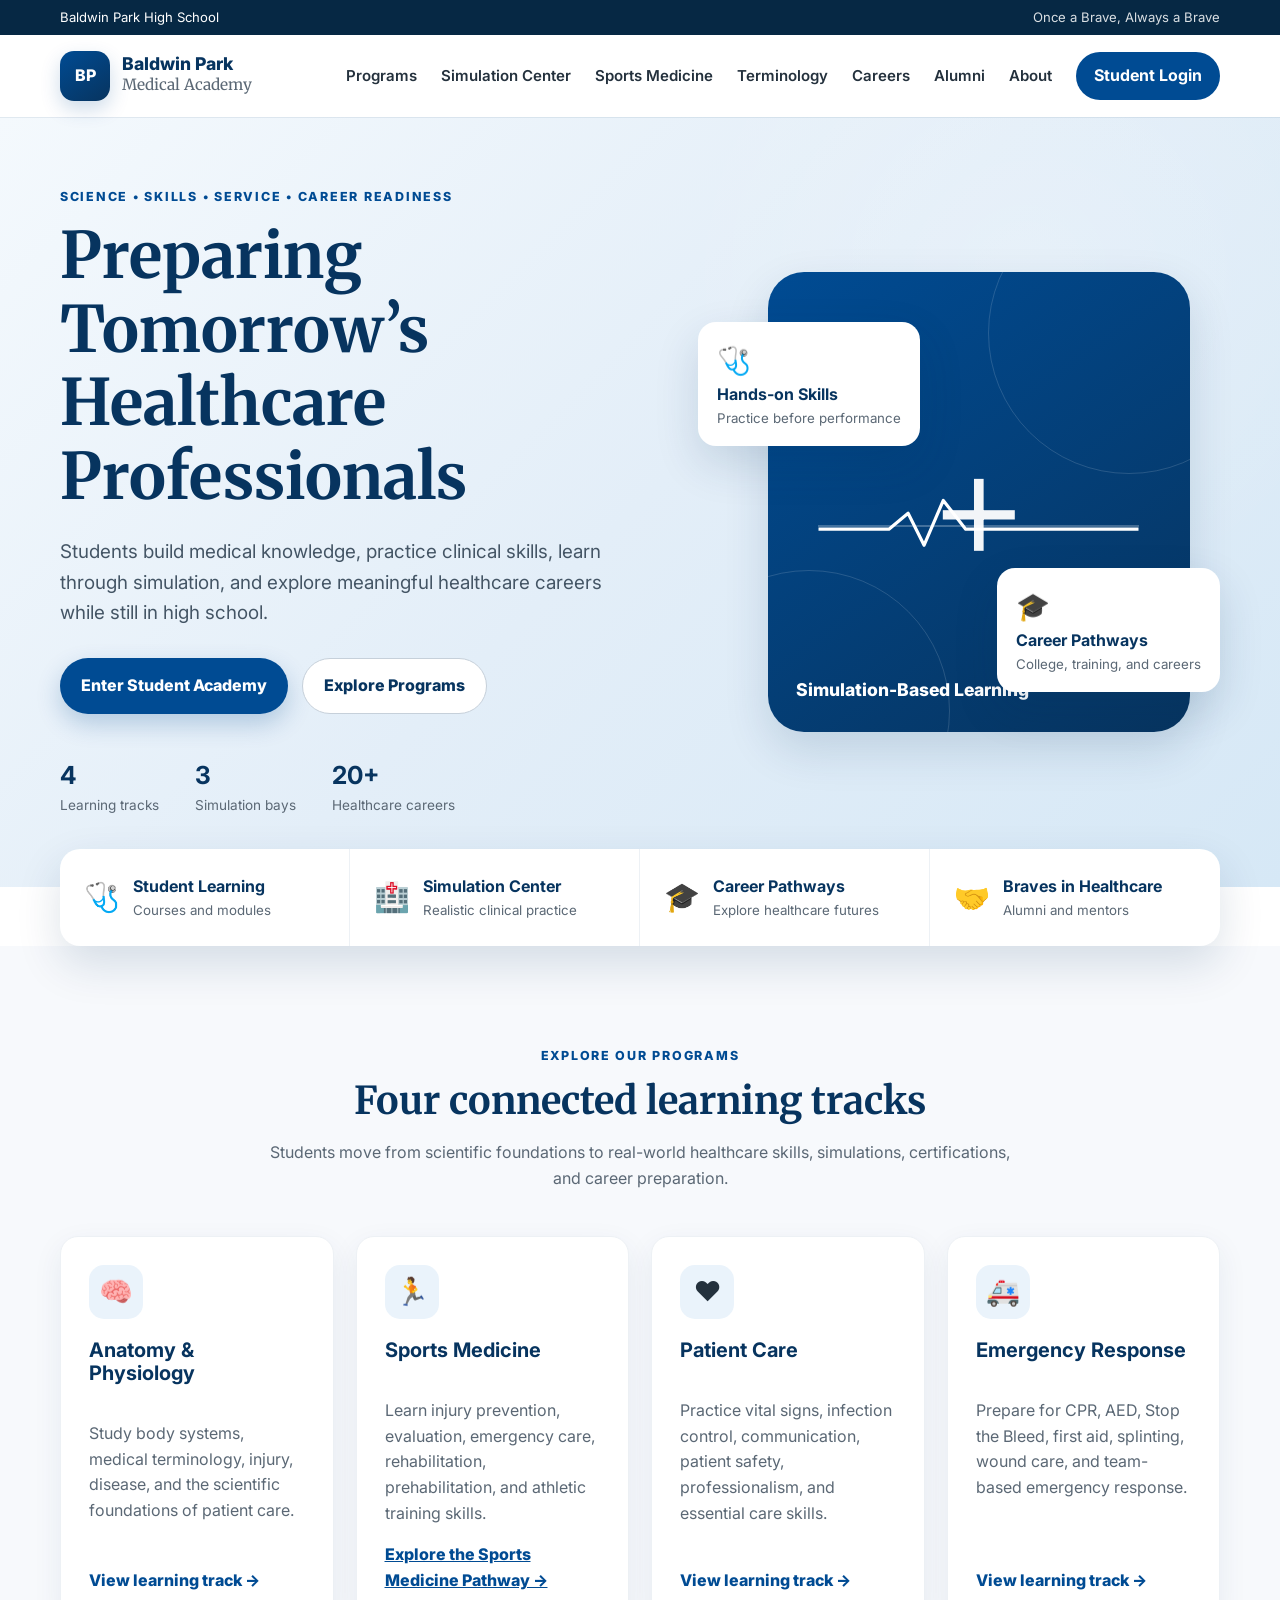
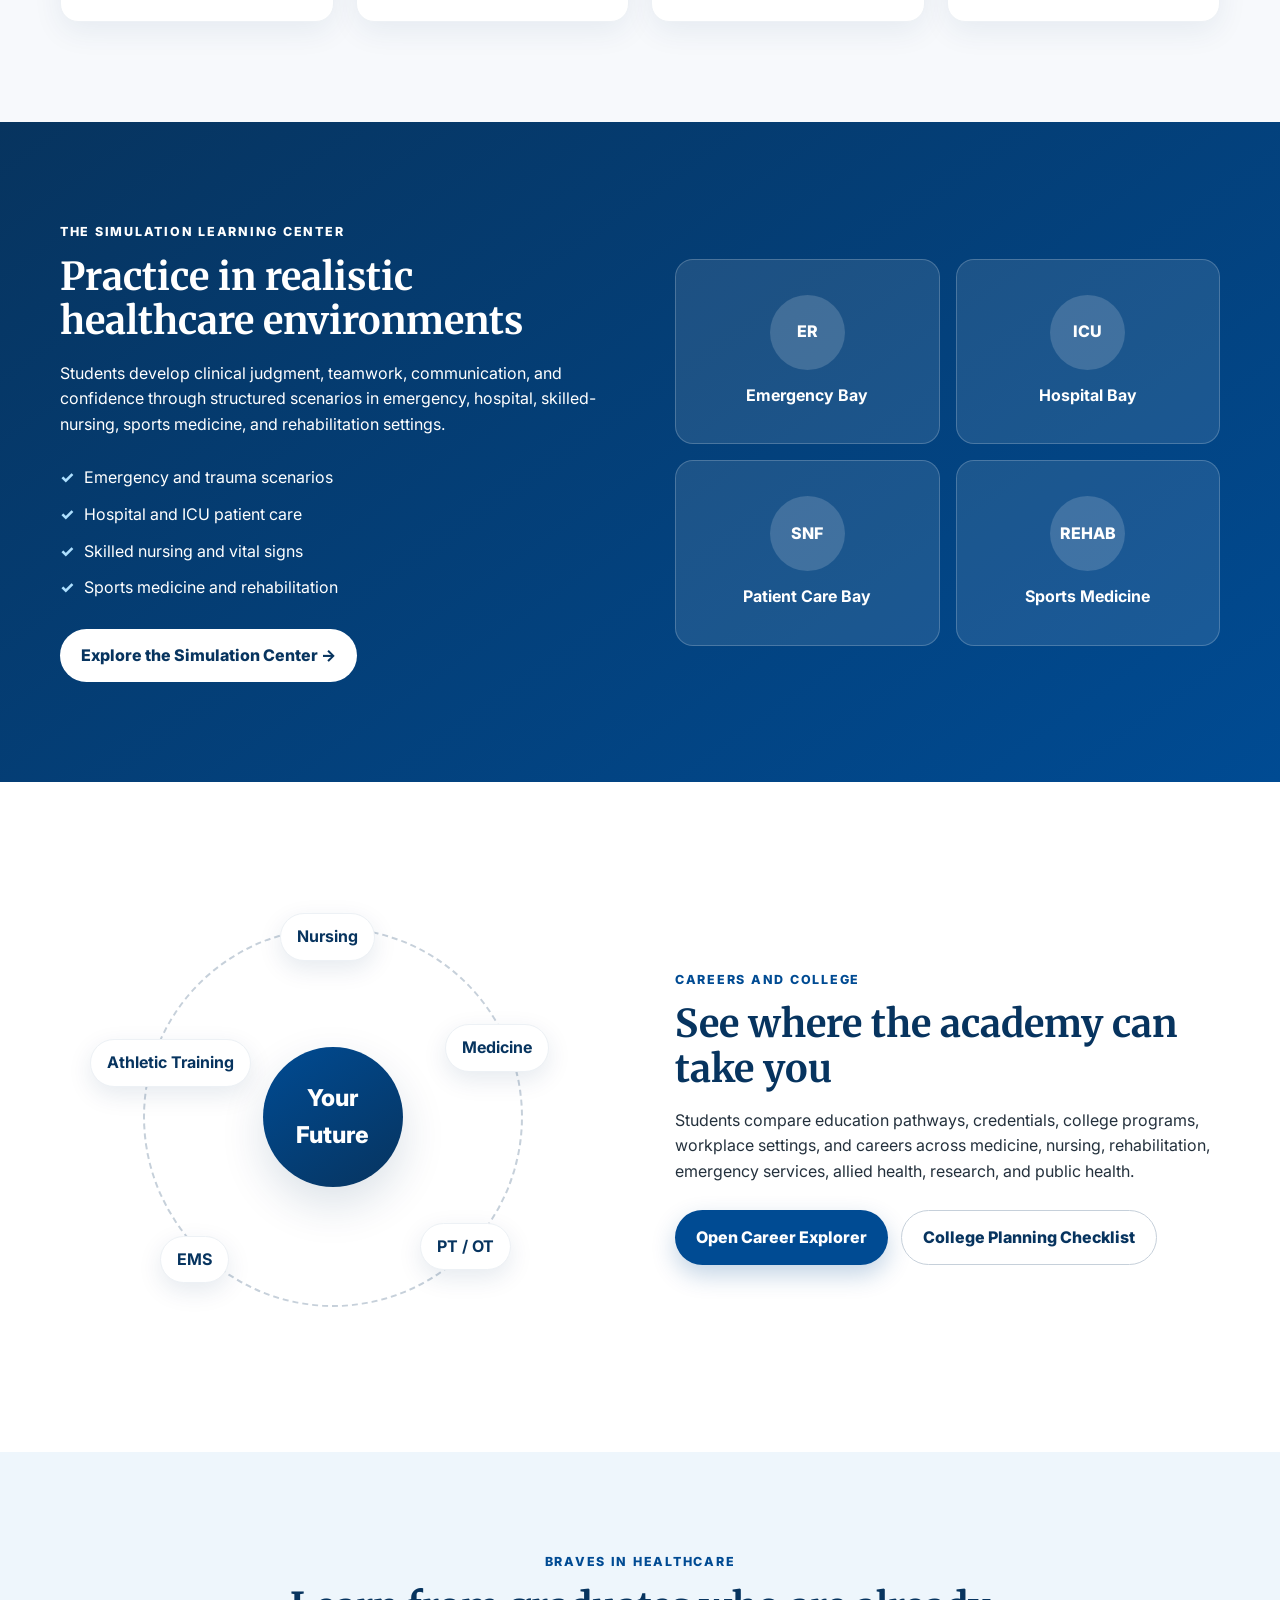
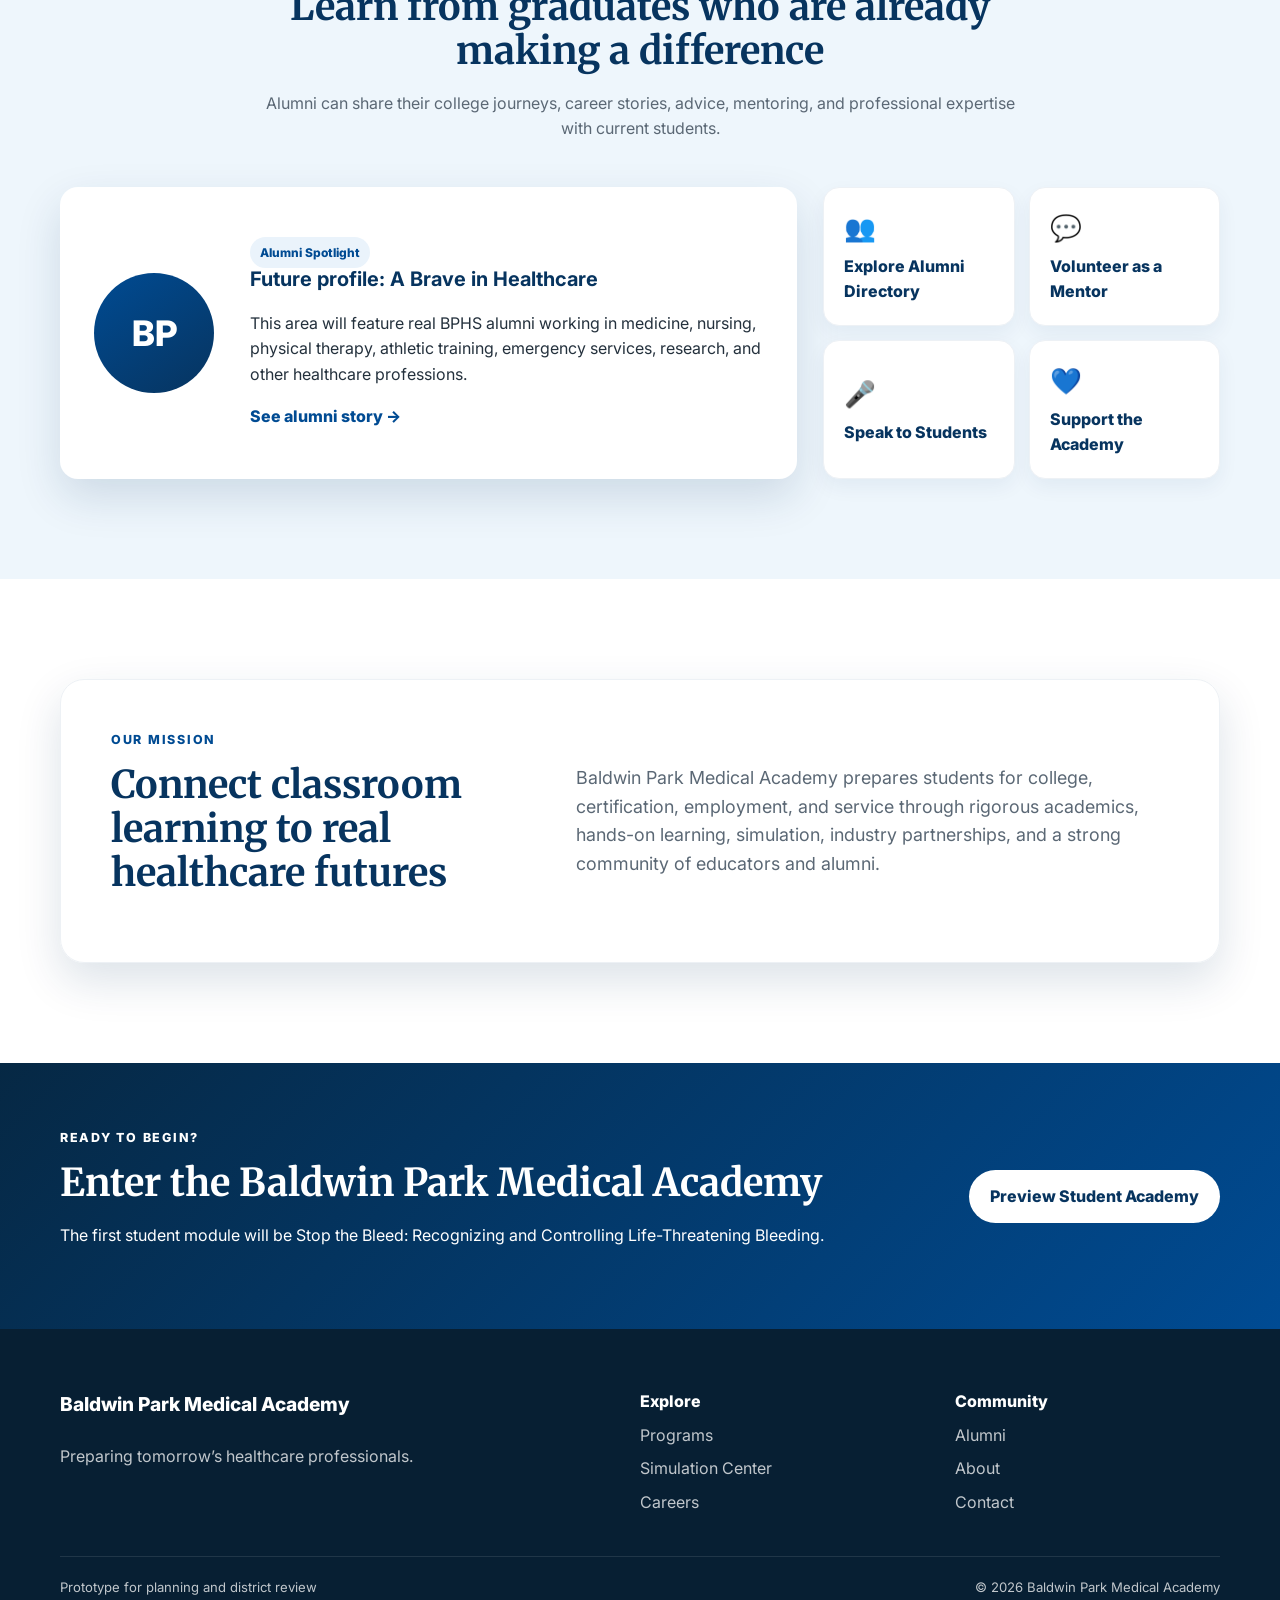
<file: index.html>
<!DOCTYPE html>
<html lang="en">
<head>
  <meta charset="UTF-8" />
  <meta name="viewport" content="width=device-width, initial-scale=1.0" />
  <meta name="description" content="Baldwin Park Medical Academy — preparing students for healthcare careers through science, skills, simulation, and service." />
  <title>Baldwin Park Medical Academy</title>
  <link rel="preconnect" href="https://fonts.googleapis.com">
  <link rel="preconnect" href="https://fonts.gstatic.com" crossorigin>
  <link href="https://fonts.googleapis.com/css2?family=Inter:wght@400;500;600;700;800&family=Merriweather:wght@700&display=swap" rel="stylesheet">
  <link rel="stylesheet" href="styles.css" />
</head>
<body>
  <a class="skip-link" href="#main">Skip to main content</a>

  <header class="site-header">
    <div class="topbar">
      <div class="container topbar-inner">
        <span>Baldwin Park High School</span>
        <span class="topbar-motto">Once a Brave, Always a Brave</span>
      </div>
    </div>

    <div class="container nav-wrap">
      <a class="brand" href="#home" aria-label="Baldwin Park Medical Academy home">
        <div class="brand-mark" aria-hidden="true">BP</div>
        <div>
          <div class="brand-title">Baldwin Park</div>
          <div class="brand-subtitle">Medical Academy</div>
        </div>
      </a>

      <button class="menu-toggle" aria-expanded="false" aria-controls="site-nav">
        <span></span><span></span><span></span>
        <span class="sr-only">Toggle navigation</span>
      </button>

      <nav id="site-nav" class="site-nav" aria-label="Main navigation">
        <a href="#programs">Programs</a>
        <a href="simulation-center.html">Simulation Center</a>
        <a href="sports-medicine.html">Sports Medicine</a>
        <a href="terminology.html">Terminology</a>
        <a href="careers.html">Careers</a>
        <a href="alumni.html">Alumni</a>
        <a href="#about">About</a>
        <button class="nav-login" data-open-modal>Student Login</button>
      </nav>
    </div>
  </header>

  <main id="main">
    <section id="home" class="hero">
      <div class="container hero-grid">
        <div class="hero-copy">
          <p class="eyebrow">Science • Skills • Service • Career Readiness</p>
          <h1>Preparing Tomorrow’s Healthcare Professionals</h1>
          <p class="hero-text">
            Students build medical knowledge, practice clinical skills, learn through simulation, and explore meaningful healthcare careers while still in high school.
          </p>
          <div class="hero-actions">
            <button class="btn btn-primary" data-open-modal>Enter Student Academy</button>
            <a class="btn btn-secondary" href="#programs">Explore Programs</a>
          </div>
          <div class="hero-highlights" aria-label="Academy highlights">
            <div><strong>4</strong><span>Learning tracks</span></div>
            <div><strong>3</strong><span>Simulation bays</span></div>
            <div><strong>20+</strong><span>Healthcare careers</span></div>
          </div>
        </div>

        <div class="hero-visual" role="img" aria-label="Students learning healthcare skills in a simulation lab">
          <div class="visual-panel visual-main">
            <div class="medical-cross">+</div>
            <div class="pulse-line" aria-hidden="true"></div>
            <div class="visual-label">Simulation-Based Learning</div>
          </div>
          <div class="visual-card card-one">
            <span class="icon">🩺</span>
            <strong>Hands-on Skills</strong>
            <small>Practice before performance</small>
          </div>
          <div class="visual-card card-two">
            <span class="icon">🎓</span>
            <strong>Career Pathways</strong>
            <small>College, training, and careers</small>
          </div>
        </div>
      </div>
    </section>

    <section class="quick-links" aria-label="Quick links">
      <div class="container quick-grid">
        <a href="#programs"><span>🩺</span><strong>Student Learning</strong><small>Courses and modules</small></a>
        <a href="#simulation"><span>🏥</span><strong>Simulation Center</strong><small>Realistic clinical practice</small></a>
        <a href="careers.html"><span>🎓</span><strong>Career Pathways</strong><small>Explore healthcare futures</small></a>
        <a href="#alumni"><span>🤝</span><strong>Braves in Healthcare</strong><small>Alumni and mentors</small></a>
      </div>
    </section>

    <section id="programs" class="section section-light">
      <div class="container">
        <div class="section-heading">
          <p class="eyebrow">Explore Our Programs</p>
          <h2>Four connected learning tracks</h2>
          <p>Students move from scientific foundations to real-world healthcare skills, simulations, certifications, and career preparation.</p>
        </div>

        <div class="card-grid four">
          <article class="program-card">
            <div class="program-icon">🧠</div>
            <h3>Anatomy &amp; Physiology</h3>
            <p>Study body systems, medical terminology, injury, disease, and the scientific foundations of patient care.</p>
            <button class="text-link" data-program="Anatomy & Physiology">View learning track →</button>
          </article>
          <article class="program-card">
            <div class="program-icon">🏃</div>
            <h3>Sports Medicine</h3>
            <p>Learn injury prevention, evaluation, emergency care, rehabilitation, prehabilitation, and athletic training skills.</p>
            <a class="text-link" href="sports-medicine.html">Explore the Sports Medicine Pathway →</a>
          </article>
          <article class="program-card">
            <div class="program-icon">❤️</div>
            <h3>Patient Care</h3>
            <p>Practice vital signs, infection control, communication, patient safety, professionalism, and essential care skills.</p>
            <button class="text-link" data-program="Patient Care & Medical Careers">View learning track →</button>
          </article>
          <article class="program-card">
            <div class="program-icon">🚑</div>
            <h3>Emergency Response</h3>
            <p>Prepare for CPR, AED, Stop the Bleed, first aid, splinting, wound care, and team-based emergency response.</p>
            <button class="text-link" data-program="Emergency Response">View learning track →</button>
          </article>
        </div>
      </div>
    </section>

    <section id="simulation" class="section section-blue">
      <div class="container split-section">
        <div>
          <p class="eyebrow eyebrow-light">The Simulation Learning Center</p>
          <h2>Practice in realistic healthcare environments</h2>
          <p>
            Students develop clinical judgment, teamwork, communication, and confidence through structured scenarios in emergency, hospital, skilled-nursing, sports medicine, and rehabilitation settings.
          </p>
          <ul class="check-list">
            <li>Emergency and trauma scenarios</li>
            <li>Hospital and ICU patient care</li>
            <li>Skilled nursing and vital signs</li>
            <li>Sports medicine and rehabilitation</li>
          </ul>
          <a class="btn btn-white" href="simulation-center.html">Explore the Simulation Center →</a>
        </div>
        <div class="sim-grid" aria-label="Simulation center areas">
          <div><span>ER</span><strong>Emergency Bay</strong></div>
          <div><span>ICU</span><strong>Hospital Bay</strong></div>
          <div><span>SNF</span><strong>Patient Care Bay</strong></div>
          <div><span>REHAB</span><strong>Sports Medicine</strong></div>
        </div>
      </div>
    </section>

    <section id="careers" class="section">
      <div class="container split-section career-split">
        <div class="career-graphic" aria-hidden="true">
          <div class="career-orbit">
            <div class="orbit-center">Your<br>Future</div>
            <div class="orbit-item item-1">Nursing</div>
            <div class="orbit-item item-2">Medicine</div>
            <div class="orbit-item item-3">PT / OT</div>
            <div class="orbit-item item-4">EMS</div>
            <div class="orbit-item item-5">Athletic Training</div>
          </div>
        </div>
        <div>
          <p class="eyebrow">Careers and College</p>
          <h2>See where the academy can take you</h2>
          <p>
            Students compare education pathways, credentials, college programs, workplace settings, and careers across medicine, nursing, rehabilitation, emergency services, allied health, research, and public health.
          </p>
          <div class="career-buttons">
            <a class="btn btn-primary" href="careers.html">Open Career Explorer</a>
            <button class="btn btn-outline" data-info="College Preparation Checklist">College Planning Checklist</button>
          </div>
        </div>
      </div>
    </section>

    <section id="alumni" class="section section-soft">
      <div class="container">
        <div class="section-heading">
          <p class="eyebrow">Braves in Healthcare</p>
          <h2>Learn from graduates who are already making a difference</h2>
          <p>Alumni can share their college journeys, career stories, advice, mentoring, and professional expertise with current students.</p>
        </div>
        <div class="alumni-layout">
          <div class="alumni-feature">
            <div class="profile-placeholder">BP</div>
            <div>
              <span class="profile-tag">Alumni Spotlight</span>
              <h3>Future profile: A Brave in Healthcare</h3>
              <p>This area will feature real BPHS alumni working in medicine, nursing, physical therapy, athletic training, emergency services, research, and other healthcare professions.</p>
              <button class="text-link" data-info="Alumni Spotlight">See alumni story →</button>
            </div>
          </div>
          <div class="alumni-actions">
            <button data-info="Alumni Directory"><span>👥</span>Explore Alumni Directory</button>
            <button data-info="Volunteer as a Mentor"><span>💬</span>Volunteer as a Mentor</button>
            <button data-info="Speak to Students"><span>🎤</span>Speak to Students</button>
            <button data-info="Support the Academy"><span>💙</span>Support the Academy</button>
          </div>
        </div>
      </div>
    </section>

    <section id="about" class="section">
      <div class="container mission-box">
        <div>
          <p class="eyebrow">Our Mission</p>
          <h2>Connect classroom learning to real healthcare futures</h2>
        </div>
        <p>
          Baldwin Park Medical Academy prepares students for college, certification, employment, and service through rigorous academics, hands-on learning, simulation, industry partnerships, and a strong community of educators and alumni.
        </p>
      </div>
    </section>

    <section class="cta-section">
      <div class="container cta-inner">
        <div>
          <p class="eyebrow eyebrow-light">Ready to begin?</p>
          <h2>Enter the Baldwin Park Medical Academy</h2>
          <p>The first student module will be Stop the Bleed: Recognizing and Controlling Life-Threatening Bleeding.</p>
        </div>
        <button class="btn btn-white" data-open-modal>Preview Student Academy</button>
      </div>
    </section>
  </main>

  <footer class="site-footer">
    <div class="container footer-grid">
      <div>
        <div class="footer-brand">Baldwin Park Medical Academy</div>
        <p>Preparing tomorrow’s healthcare professionals.</p>
      </div>
      <div>
        <strong>Explore</strong>
        <a href="#programs">Programs</a>
        <a href="#simulation">Simulation Center</a>
        <a href="careers.html">Careers</a>
      </div>
      <div>
        <strong>Community</strong>
        <a href="#alumni">Alumni</a>
        <a href="#about">About</a>
        <button class="footer-button" data-info="Contact the Academy">Contact</button>
      </div>
    </div>
    <div class="container footer-bottom">
      <span>Prototype for planning and district review</span>
      <span>© 2026 Baldwin Park Medical Academy</span>
    </div>
  </footer>

  <div class="modal-backdrop" id="login-modal" hidden>
    <div class="modal" role="dialog" aria-modal="true" aria-labelledby="modal-title">
      <button class="modal-close" aria-label="Close dialog">×</button>
      <div class="modal-icon">🩺</div>
      <h2 id="modal-title">Student Academy Preview</h2>
      <p>This prototype shows where students will eventually sign in using a district-approved account.</p>
      <div class="login-preview">
        <label>Email or student ID<input type="text" placeholder="student@district.org" disabled></label>
        <label>Password<input type="password" placeholder="••••••••" disabled></label>
        <button class="btn btn-primary" id="demo-dashboard">View Demo Dashboard</button>
      </div>
      <small>No student information is collected in this prototype.</small>
    </div>
  </div>

  <div class="toast" id="toast" role="status" aria-live="polite"></div>

  <script src="script.js"></script>
</body>
</html>
</file>
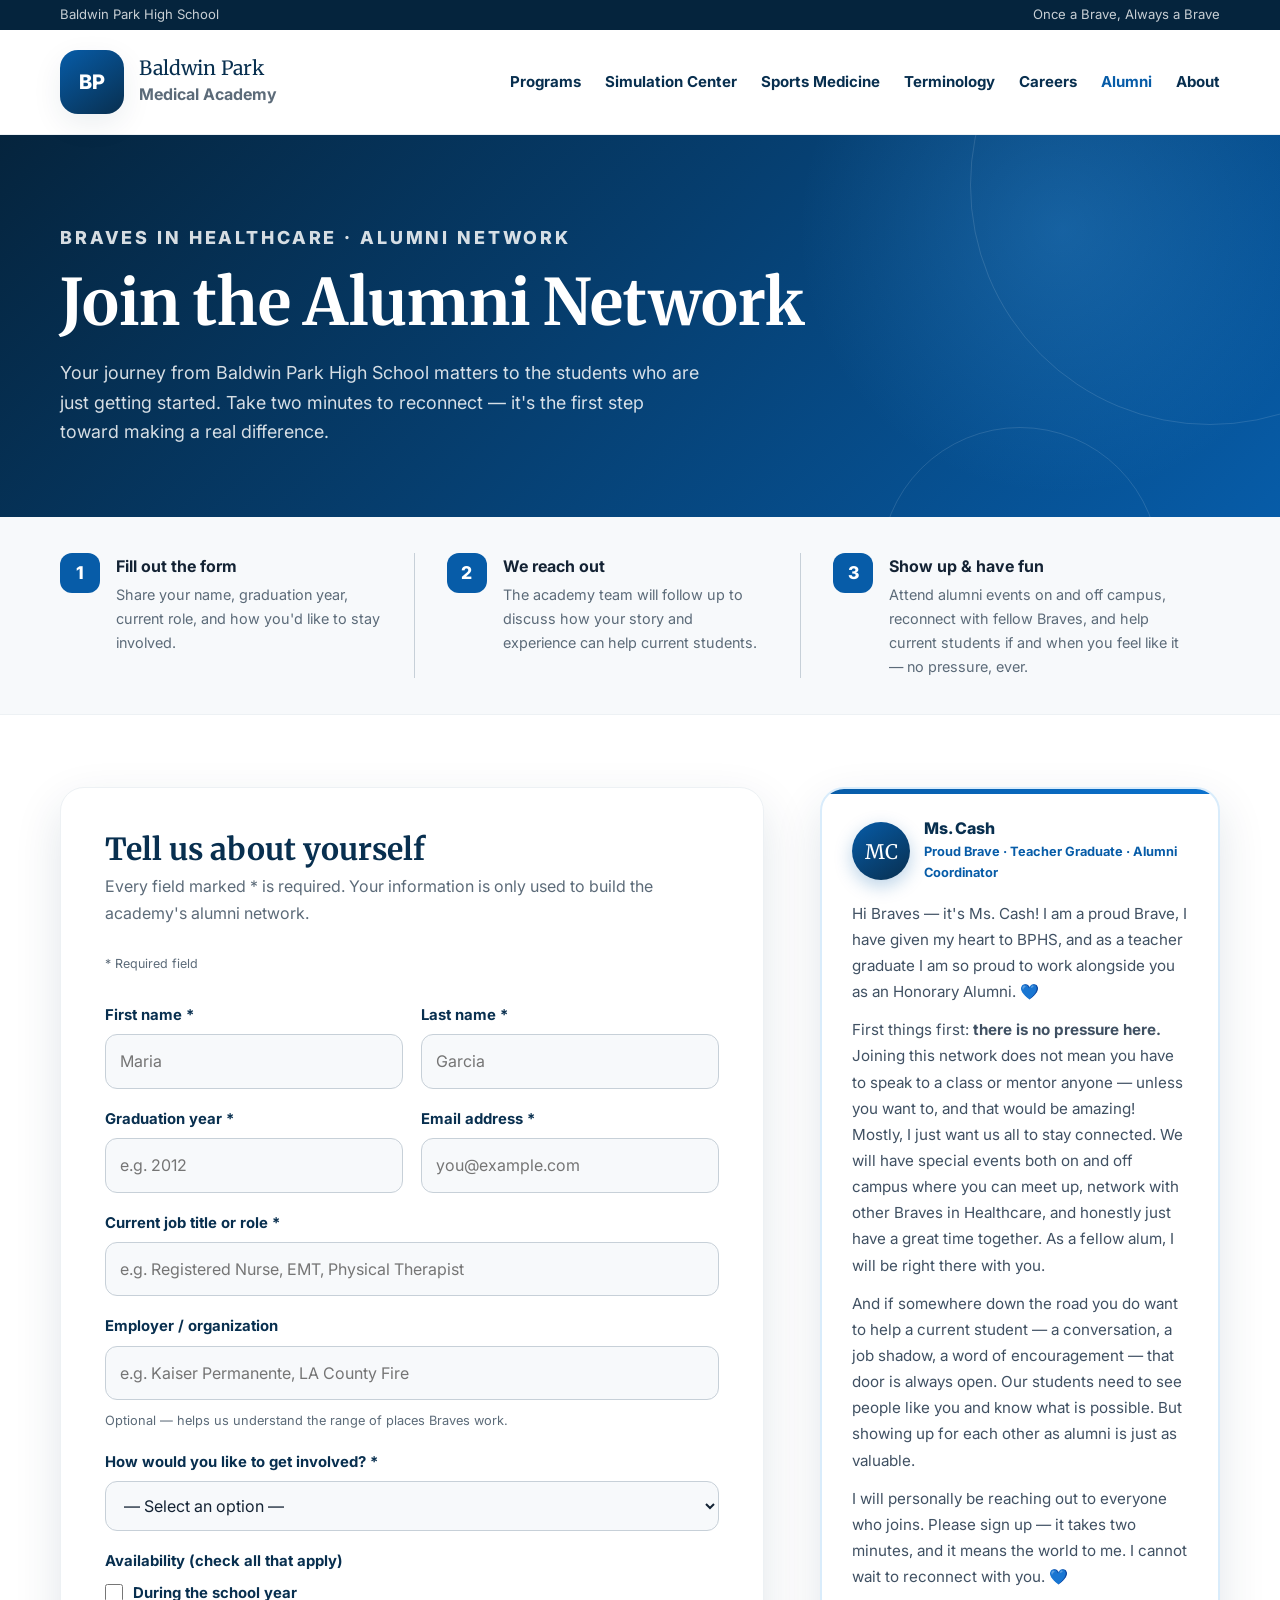
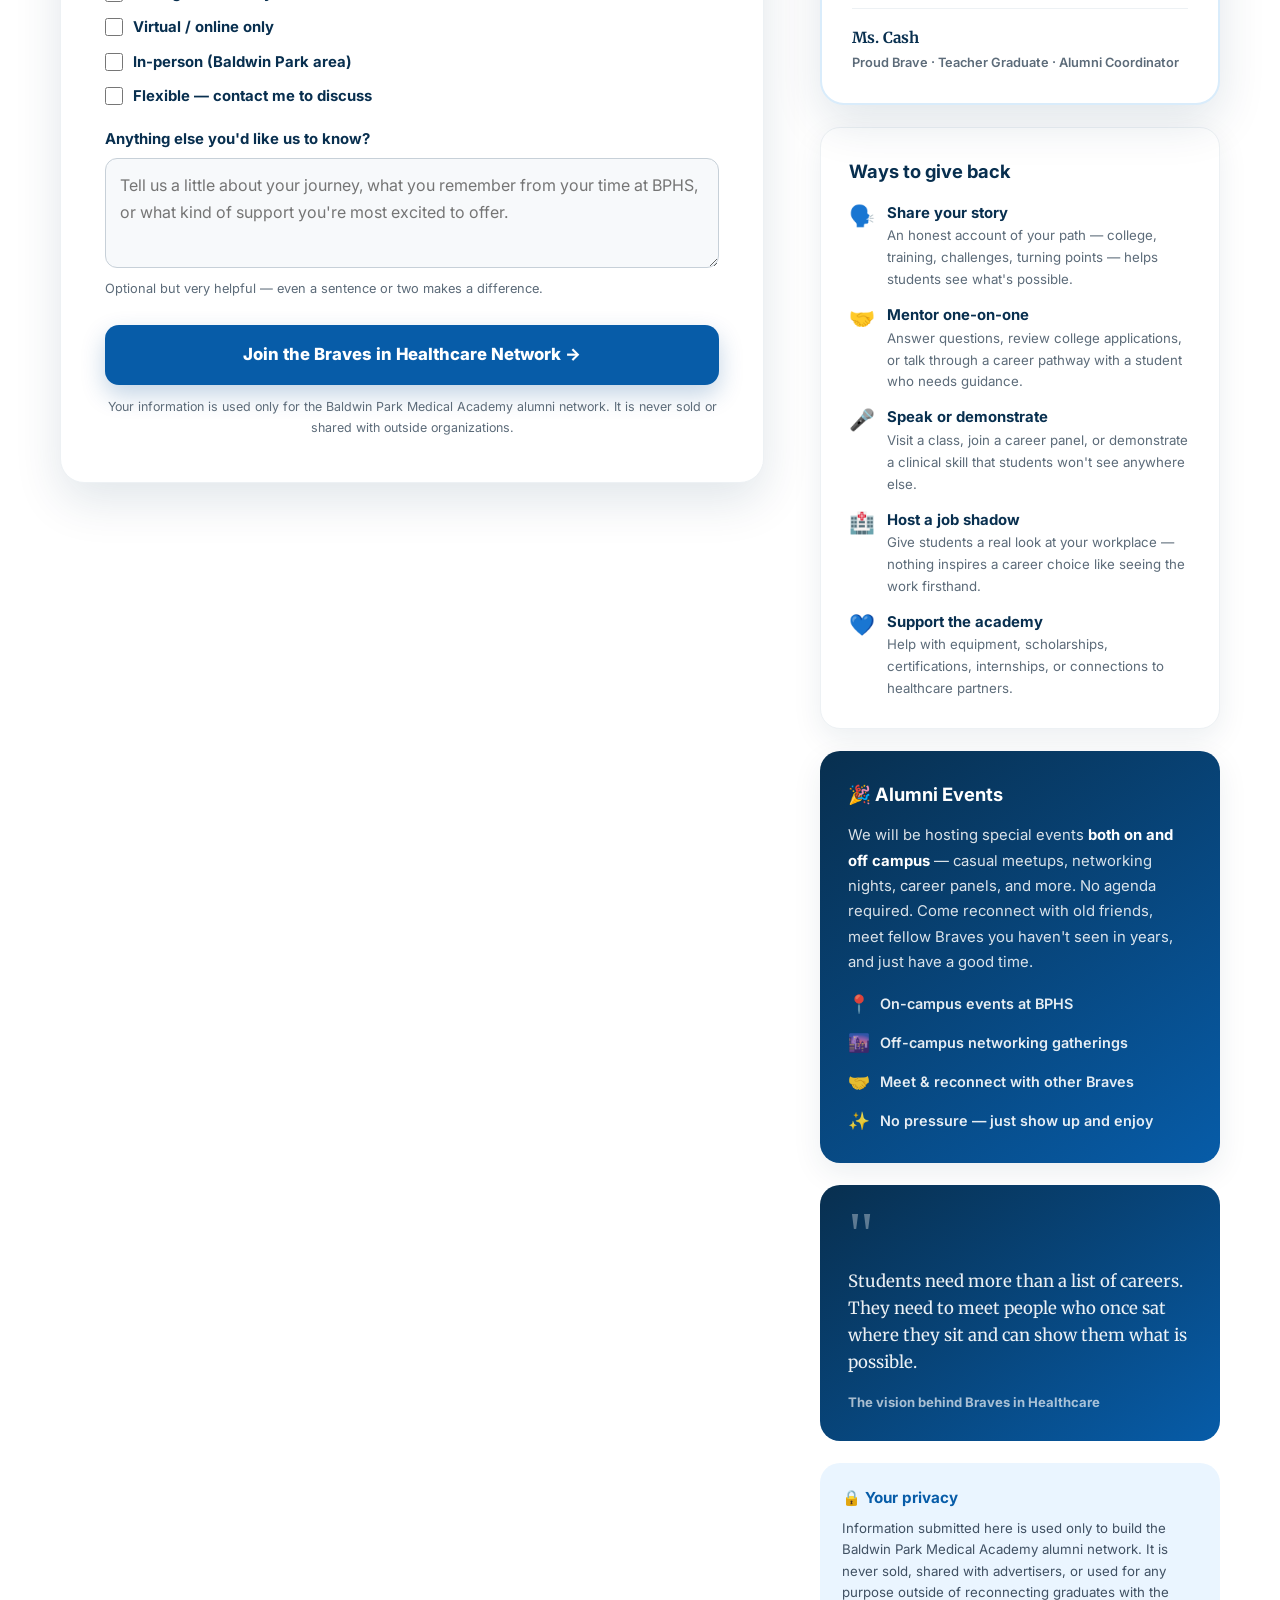
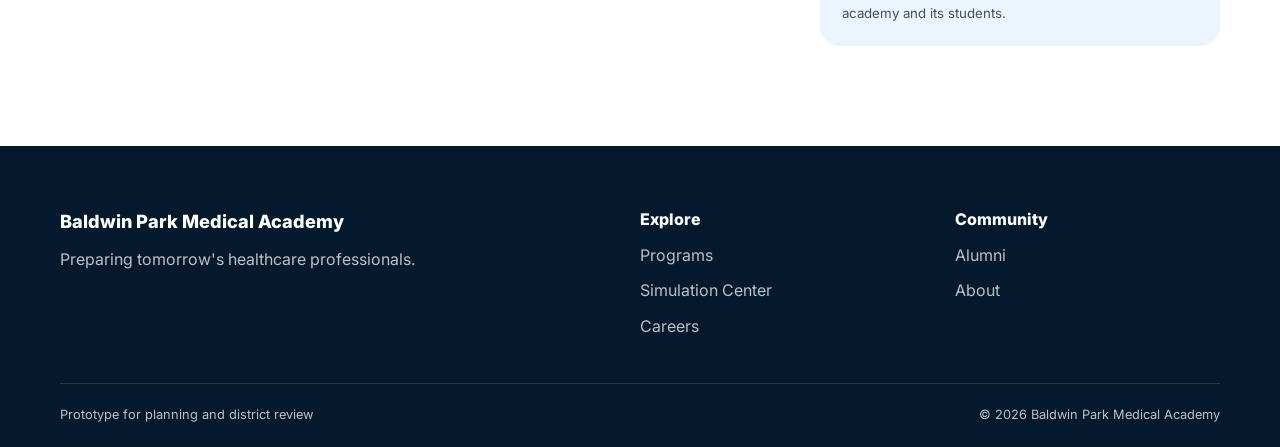
<file: alumni-signup (1).html>
<!DOCTYPE html>
<html lang="en">
<head>
  <meta charset="UTF-8" />
  <meta name="viewport" content="width=device-width, initial-scale=1.0" />
  <meta name="description" content="Join the Braves in Healthcare alumni network — connect with Baldwin Park Medical Academy students, share your story, and give back to the next generation." />
  <title>Join the Alumni Network | Baldwin Park Medical Academy</title>
  <link rel="preconnect" href="https://fonts.googleapis.com">
  <link rel="preconnect" href="https://fonts.gstatic.com" crossorigin>
  <link href="https://fonts.googleapis.com/css2?family=Inter:wght@400;500;600;700;800&family=Merriweather:wght@700&display=swap" rel="stylesheet">
  <style>
    :root {
      --navy: #082f4f;
      --navy-deep: #05243d;
      --blue: #075ca8;
      --blue-bright: #0b72ce;
      --blue-pale: #eaf5ff;
      --blue-soft: #d9ecfb;
      --white: #fff;
      --ink: #142334;
      --gray-700: #405163;
      --gray-600: #5c6b79;
      --gray-300: #c7d0d8;
      --gray-100: #edf1f4;
      --gray-50: #f7f9fb;
      --green: #1a7a4a;
      --green-pale: #e8f5ee;
      --radius: 24px;
      --shadow: 0 18px 48px rgba(5,47,79,.12);
      --shadow-soft: 0 10px 30px rgba(5,47,79,.08);
    }
    *, *::before, *::after { box-sizing: border-box; margin: 0; padding: 0; }
    html { scroll-behavior: smooth; }
    body { font-family: "Inter", sans-serif; color: var(--ink); background: var(--white); line-height: 1.65; }
    button, input, select, textarea { font: inherit; }
    button { cursor: pointer; }
    a { color: inherit; }
    .container { width: min(1160px, calc(100% - 40px)); margin: 0 auto; }
    .sr-only { position: absolute; width: 1px; height: 1px; padding: 0; margin: -1px; overflow: hidden; clip: rect(0,0,0,0); white-space: nowrap; border: 0; }
    .skip-link { position: fixed; left: 16px; top: -80px; z-index: 1000; padding: 12px 16px; border-radius: 10px; color: #fff; background: var(--navy-deep); text-decoration: none; font-weight: 800; }
    .skip-link:focus { top: 16px; }

    /* Header */
    .topbar { color: rgba(255,255,255,.78); background: var(--navy-deep); font-size: .82rem; }
    .topbar-inner { min-height: 30px; display: flex; justify-content: space-between; align-items: center; gap: 20px; }
    .site-header { position: sticky; top: 0; z-index: 50; background: rgba(255,255,255,.97); border-bottom: 1px solid var(--gray-100); backdrop-filter: blur(12px); }
    .nav-wrap { min-height: 104px; display: flex; align-items: center; justify-content: space-between; gap: 28px; }
    .brand { display: inline-flex; align-items: center; gap: 15px; color: var(--navy); text-decoration: none; }
    .brand-mark { width: 64px; height: 64px; border-radius: 18px; display: grid; place-items: center; color: #fff; background: linear-gradient(145deg, var(--blue), var(--navy)); box-shadow: var(--shadow-soft); font-weight: 800; font-size: 1.25rem; }
    .brand-title { display: block; font-family: "Merriweather", serif; font-size: 1.22rem; line-height: 1.15; }
    .brand-subtitle { display: block; margin-top: 2px; color: var(--gray-600); font-weight: 700; }
    .site-nav { display: flex; align-items: center; gap: 24px; }
    .site-nav a { color: var(--navy); text-decoration: none; font-weight: 700; font-size: .94rem; }
    .site-nav a:hover { color: var(--blue); }
    .site-nav a[aria-current="page"] { color: var(--blue); }
    .nav-login { border: 0; border-radius: 999px; padding: 11px 18px; background: var(--blue); color: white; font-weight: 700; }
    .menu-toggle { display: none; width: 46px; height: 46px; border: 0; border-radius: 12px; background: var(--blue-pale); }
    .menu-toggle span:not(.sr-only) { width: 22px; height: 2px; display: block; margin: 5px auto; background: var(--navy); }
    .btn { border: 0; border-radius: 999px; padding: 14px 22px; font-weight: 800; text-decoration: none; display: inline-flex; align-items: center; justify-content: center; transition: transform .2s, box-shadow .2s; }
    .btn:hover { transform: translateY(-2px); }
    .btn-primary { background: var(--blue); color: white; box-shadow: 0 10px 24px rgba(0,75,147,.24); }
    .btn-white { color: var(--navy); background: #fff; }
    .btn-outline { color: var(--navy); background: transparent; border: 2px solid var(--navy); }

    /* Hero */
    .page-hero { position: relative; overflow: hidden; color: #fff; background: radial-gradient(circle at 83% 25%, rgba(79,178,255,.22), transparent 24%), linear-gradient(135deg, var(--navy-deep), var(--blue)); padding: 88px 0 70px; }
    .page-hero::before, .page-hero::after { content: ""; position: absolute; border: 1px solid rgba(255,255,255,.12); border-radius: 50%; }
    .page-hero::before { width: 480px; height: 480px; right: -170px; top: -190px; }
    .page-hero::after { width: 280px; height: 280px; right: 120px; bottom: -190px; }
    .hero-inner { position: relative; z-index: 1; max-width: 780px; }
    .eyebrow { margin: 0 0 14px; font-size: .79rem; font-weight: 800; letter-spacing: .16em; text-transform: uppercase; color: #a9dbff; }
    h1 { font-family: "Merriweather", serif; font-size: clamp(2.4rem, 5vw, 4rem); line-height: 1.12; color: #fff; margin: 0 0 20px; }
    h2 { font-family: "Merriweather", serif; font-size: clamp(1.8rem, 3vw, 2.6rem); line-height: 1.15; color: var(--navy); margin: 0 0 16px; }
    h3 { font-size: 1.15rem; font-weight: 700; color: var(--navy); margin: 0 0 10px; }
    .hero-inner p { color: rgba(255,255,255,.84); font-size: 1.12rem; max-width: 640px; }

    /* Steps strip */
    .steps-strip { background: var(--gray-50); border-bottom: 1px solid var(--gray-100); padding: 36px 0; }
    .steps-row { display: grid; grid-template-columns: repeat(3, 1fr); gap: 0; }
    .step-item { display: flex; align-items: flex-start; gap: 16px; padding: 0 32px 0 0; }
    .step-item:not(:last-child) { border-right: 1px solid var(--gray-300); margin-right: 32px; }
    .step-num { flex-shrink: 0; width: 40px; height: 40px; border-radius: 12px; background: var(--blue); color: #fff; font-weight: 800; font-size: 1.1rem; display: grid; place-items: center; }
    .step-item p { margin: 4px 0 0; color: var(--gray-600); font-size: .9rem; }

    /* Main layout */
    .signup-section { padding: 72px 0 100px; }
    .signup-grid { display: grid; grid-template-columns: 1fr 400px; gap: 56px; align-items: start; }

    /* Form card */
    .form-card { background: var(--white); border: 1px solid var(--gray-100); border-radius: var(--radius); box-shadow: var(--shadow); padding: 44px; }
    .form-card h2 { font-size: 1.9rem; margin-bottom: 6px; }
    .form-card > p { color: var(--gray-600); margin-bottom: 28px; }
    .form-row { display: grid; grid-template-columns: 1fr 1fr; gap: 18px; }
    .field { display: flex; flex-direction: column; gap: 7px; margin-bottom: 18px; }
    .field label { color: var(--navy); font-weight: 700; font-size: .93rem; }
    .field input, .field select, .field textarea {
      width: 100%; border: 1.5px solid var(--gray-300); border-radius: 12px;
      padding: 13px 14px; color: var(--ink); background: var(--gray-50);
      transition: border-color .15s;
    }
    .field input:focus, .field select:focus, .field textarea:focus {
      outline: none; border-color: var(--blue); background: #fff;
    }
    .field textarea { min-height: 110px; resize: vertical; }
    .field-note { font-size: .8rem; color: var(--gray-600); margin-top: 3px; }
    .checkbox-group { display: flex; flex-direction: column; gap: 10px; }
    .checkbox-label { display: flex; align-items: center; gap: 10px; font-weight: 600; cursor: pointer; }
    .checkbox-label input[type="checkbox"] { width: 18px; height: 18px; accent-color: var(--blue); cursor: pointer; }
    .submit-btn { width: 100%; padding: 16px; font-size: 1.05rem; margin-top: 8px; border-radius: 14px; }
    .form-disclaimer { text-align: center; font-size: .78rem; color: var(--gray-600); margin-top: 12px; }
    .required-note { font-size: .78rem; color: var(--gray-600); margin-bottom: 22px; }

    /* Sidebar info */
    .sidebar { display: flex; flex-direction: column; gap: 22px; }
    .info-card { background: var(--white); border: 1px solid var(--gray-100); border-radius: 20px; padding: 28px; box-shadow: var(--shadow-soft); }
    .info-card h3 { color: var(--navy); margin-bottom: 14px; }
    .ways-list { list-style: none; display: flex; flex-direction: column; gap: 12px; }
    .ways-list li { display: flex; gap: 12px; align-items: flex-start; }
    .ways-list .icon { font-size: 1.3rem; flex-shrink: 0; line-height: 1.4; }
    .ways-list strong { display: block; color: var(--navy); font-size: .93rem; }
    .ways-list span { display: block; font-size: .83rem; color: var(--gray-600); }
    .quote-aside { background: linear-gradient(145deg, var(--navy), var(--blue)); border-radius: 20px; padding: 28px; color: #fff; }
    .quote-aside .q-mark { font-family: Georgia, serif; font-size: 4rem; line-height: .7; color: rgba(255,255,255,.35); }
    .quote-aside blockquote { font-family: "Merriweather", serif; font-size: 1.05rem; line-height: 1.6; color: rgba(255,255,255,.92); margin: 10px 0 16px; }
    .quote-aside footer { font-size: .82rem; color: rgba(255,255,255,.65); font-weight: 700; }
    .privacy-card { background: var(--blue-pale); border-radius: 20px; padding: 22px; }
    .privacy-card h3 { font-size: .95rem; color: var(--blue); margin-bottom: 8px; }
    .privacy-card p { font-size: .83rem; color: var(--gray-700); line-height: 1.6; }

    /* Submission states */
    .loading-state, .success-state, .error-state { display: none; }
    .loading-state { padding: 32px; text-align: center; }
    .spinner { width: 40px; height: 40px; border: 3px solid var(--blue-soft); border-top-color: var(--blue); border-radius: 50%; animation: spin 0.8s linear infinite; margin: 0 auto 16px; }
    @keyframes spin { to { transform: rotate(360deg); } }
    .loading-state p { color: var(--gray-600); font-weight: 600; }
    .success-state { padding: 10px 0; }
    .success-badge { display: flex; align-items: center; gap: 14px; margin-bottom: 20px; }
    .success-icon { width: 56px; height: 56px; border-radius: 50%; background: var(--green-pale); border: 2px solid var(--green); display: grid; place-items: center; font-size: 1.5rem; flex-shrink: 0; }
    .success-state h2 { font-size: 1.7rem; color: var(--green); }
    .ai-welcome { background: var(--blue-pale); border-left: 4px solid var(--blue); border-radius: 0 14px 14px 0; padding: 20px 22px; margin: 20px 0; }
    .ai-welcome-label { font-size: .75rem; text-transform: uppercase; letter-spacing: .08em; font-weight: 800; color: var(--blue); margin-bottom: 8px; }
    .ai-welcome-text { color: var(--navy); line-height: 1.7; }
    .success-details { background: var(--gray-50); border-radius: 14px; padding: 18px 20px; margin-top: 18px; }
    .success-details h3 { font-size: .9rem; color: var(--gray-600); text-transform: uppercase; letter-spacing: .06em; margin-bottom: 12px; }
    .detail-row { display: flex; gap: 10px; margin-bottom: 6px; font-size: .9rem; }
    .detail-row span:first-child { color: var(--gray-600); min-width: 110px; }
    .detail-row span:last-child { color: var(--ink); font-weight: 600; }
    .error-state { background: #fdeceb; border: 1px solid #f5c6c6; border-radius: 14px; padding: 20px; color: #a30f0f; }

    /* Footer */
    .site-footer { color: rgba(255,255,255,.73); background: #041a2c; padding: 60px 0 22px; }
    .footer-grid { display: grid; grid-template-columns: 2fr 1fr 1fr; gap: 50px; }
    .footer-grid > div { display: grid; align-content: start; gap: 9px; }
    .footer-brand, .footer-grid strong { color: #fff; font-weight: 800; }
    .footer-brand { font-size: 1.14rem; }
    .footer-grid a { color: rgba(255,255,255,.73); text-decoration: none; }
    .footer-grid a:hover { color: #fff; }
    .footer-bottom { margin-top: 44px; padding-top: 20px; border-top: 1px solid rgba(255,255,255,.12); display: flex; justify-content: space-between; gap: 20px; font-size: .8rem; }

    /* Ms. Cash message card */
    .advisor-card {
      background: var(--white);
      border: 2px solid var(--blue-soft);
      border-radius: var(--radius);
      padding: 30px;
      box-shadow: var(--shadow);
      position: relative;
      overflow: hidden;
    }
    .advisor-card::before {
      content: "";
      position: absolute;
      top: 0; left: 0; right: 0;
      height: 5px;
      background: linear-gradient(90deg, var(--blue), var(--blue-bright));
    }
    .advisor-header {
      display: flex;
      align-items: center;
      gap: 14px;
      margin-bottom: 18px;
    }
    .advisor-avatar {
      width: 58px;
      height: 58px;
      border-radius: 50%;
      background: linear-gradient(145deg, var(--blue), var(--navy));
      display: grid;
      place-items: center;
      color: #fff;
      font-family: "Merriweather", serif;
      font-size: 1.25rem;
      flex-shrink: 0;
      box-shadow: 0 6px 18px rgba(7,92,168,.28);
    }
    .advisor-name { font-weight: 800; color: var(--navy); font-size: 1rem; line-height: 1.2; }
    .advisor-title { font-size: .8rem; color: var(--blue); font-weight: 700; margin-top: 2px; }
    .advisor-message { color: var(--gray-700); font-size: .95rem; line-height: 1.72; }
    .advisor-message p { margin: 0 0 12px; }
    .advisor-message p:last-child { margin: 0; }
    .advisor-sig {
      margin-top: 18px;
      padding-top: 16px;
      border-top: 1px solid var(--gray-100);
      font-family: "Merriweather", serif;
      font-size: .95rem;
      color: var(--navy);
      font-weight: 700;
    }
    .advisor-sig span { display: block; font-family: "Inter", sans-serif; font-size: .8rem; color: var(--gray-600); font-weight: 600; margin-top: 2px; }

    /* Responsive */
    @media (max-width: 980px) {
      .menu-toggle { display: block; }
      .site-nav { position: absolute; left: 20px; right: 20px; top: 125px; display: none; flex-direction: column; align-items: stretch; padding: 22px; border-radius: 18px; background: #fff; box-shadow: var(--shadow); }
      .site-nav.open { display: flex; }
      .signup-grid { grid-template-columns: 1fr; }
      .sidebar { order: -1; }
      .steps-row { grid-template-columns: 1fr; gap: 20px; }
      .step-item:not(:last-child) { border-right: 0; margin-right: 0; border-bottom: 1px solid var(--gray-300); padding-bottom: 20px; }
    }
    @media (max-width: 640px) {
      .form-row { grid-template-columns: 1fr; }
      .form-card { padding: 28px 22px; }
      .footer-grid, .footer-bottom { grid-template-columns: 1fr; flex-direction: column; }
    }
  </style>
</head>
<body>
  <a class="skip-link" href="#main">Skip to main content</a>

  <header class="site-header">
    <div class="topbar">
      <div class="container topbar-inner">
        <span>Baldwin Park High School</span>
        <span>Once a Brave, Always a Brave</span>
      </div>
    </div>
    <div class="container nav-wrap">
      <a class="brand" href="index.html" aria-label="Baldwin Park Medical Academy home">
        <div class="brand-mark" aria-hidden="true">BP</div>
        <div>
          <span class="brand-title">Baldwin Park</span>
          <span class="brand-subtitle">Medical Academy</span>
        </div>
      </a>
      <button class="menu-toggle" type="button" aria-expanded="false" aria-controls="site-nav">
        <span></span><span></span><span></span>
        <span class="sr-only">Toggle navigation</span>
      </button>
      <nav id="site-nav" class="site-nav" aria-label="Main navigation">
        <a href="index.html#programs">Programs</a>
        <a href="simulation-center.html">Simulation Center</a>
        <a href="sports-medicine.html">Sports Medicine</a>
        <a href="terminology.html">Terminology</a>
        <a href="careers.html">Careers</a>
        <a href="alumni.html" aria-current="page">Alumni</a>
        <a href="index.html#about">About</a>
      </nav>
    </div>
  </header>

  <main id="main">

    <section class="page-hero">
      <div class="container">
        <div class="hero-inner">
          <p class="eyebrow">Braves in Healthcare · Alumni Network</p>
          <h1>Join the Alumni Network</h1>
          <p>Your journey from Baldwin Park High School matters to the students who are just getting started. Take two minutes to reconnect — it's the first step toward making a real difference.</p>
        </div>
      </div>
    </section>

    <div class="steps-strip">
      <div class="container">
        <div class="steps-row" role="list" aria-label="How it works">
          <div class="step-item" role="listitem">
            <div class="step-num" aria-hidden="true">1</div>
            <div>
              <strong>Fill out the form</strong>
              <p>Share your name, graduation year, current role, and how you'd like to stay involved.</p>
            </div>
          </div>
          <div class="step-item" role="listitem">
            <div class="step-num" aria-hidden="true">2</div>
            <div>
              <strong>We reach out</strong>
              <p>The academy team will follow up to discuss how your story and experience can help current students.</p>
            </div>
          </div>
          <div class="step-item" role="listitem">
            <div class="step-num" aria-hidden="true">3</div>
            <div>
              <strong>Show up &amp; have fun</strong>
              <p>Attend alumni events on and off campus, reconnect with fellow Braves, and help current students if and when you feel like it — no pressure, ever.</p>
            </div>
          </div>
        </div>
      </div>
    </div>

    <section class="signup-section">
      <div class="container">
        <div class="signup-grid">

          <!-- FORM CARD -->
          <div class="form-card">
            <h2>Tell us about yourself</h2>
            <p>Every field marked * is required. Your information is only used to build the academy's alumni network.</p>
            <p class="required-note">* Required field</p>

            <div id="form-view">
              <div class="form-row">
                <div class="field">
                  <label for="fname">First name *</label>
                  <input type="text" id="fname" name="fname" autocomplete="given-name" required placeholder="Maria">
                </div>
                <div class="field">
                  <label for="lname">Last name *</label>
                  <input type="text" id="lname" name="lname" autocomplete="family-name" required placeholder="Garcia">
                </div>
              </div>

              <div class="form-row">
                <div class="field">
                  <label for="grad-year">Graduation year *</label>
                  <input type="text" id="grad-year" name="grad-year" inputmode="numeric" required placeholder="e.g. 2012">
                </div>
                <div class="field">
                  <label for="email">Email address *</label>
                  <input type="email" id="email" name="email" autocomplete="email" required placeholder="you@example.com">
                </div>
              </div>

              <div class="field">
                <label for="role">Current job title or role *</label>
                <input type="text" id="role" name="role" required placeholder="e.g. Registered Nurse, EMT, Physical Therapist">
              </div>

              <div class="field">
                <label for="employer">Employer / organization</label>
                <input type="text" id="employer" name="employer" placeholder="e.g. Kaiser Permanente, LA County Fire">
                <span class="field-note">Optional — helps us understand the range of places Braves work.</span>
              </div>

              <div class="field">
                <label for="involvement">How would you like to get involved? *</label>
                <select id="involvement" name="involvement" required>
                  <option value="">— Select an option —</option>
                  <option>Just here to reconnect and attend events</option>
                  <option>Network with other Braves in Healthcare alumni</option>
                  <option>Share my career story with students (optional)</option>
                  <option>Mentor a student one-on-one (optional)</option>
                  <option>Speak to a class or career panel (optional)</option>
                  <option>Host a workplace tour or job shadow (optional)</option>
                  <option>Support the academy — equipment, scholarships, connections</option>
                  <option>Not sure yet — I just want to stay connected</option>
                </select>
              </div>

              <div class="field">
                <label>Availability (check all that apply)</label>
                <div class="checkbox-group" role="group" aria-label="Availability options">
                  <label class="checkbox-label">
                    <input type="checkbox" name="avail" value="school-year"> During the school year
                  </label>
                  <label class="checkbox-label">
                    <input type="checkbox" name="avail" value="virtual"> Virtual / online only
                  </label>
                  <label class="checkbox-label">
                    <input type="checkbox" name="avail" value="in-person"> In-person (Baldwin Park area)
                  </label>
                  <label class="checkbox-label">
                    <input type="checkbox" name="avail" value="flexible"> Flexible — contact me to discuss
                  </label>
                </div>
              </div>

              <div class="field">
                <label for="message">Anything else you'd like us to know?</label>
                <textarea id="message" name="message" placeholder="Tell us a little about your journey, what you remember from your time at BPHS, or what kind of support you're most excited to offer."></textarea>
                <span class="field-note">Optional but very helpful — even a sentence or two makes a difference.</span>
              </div>

              <div id="form-error" class="error-state" hidden role="alert">
                Please fill in all required fields before submitting.
              </div>

              <button class="btn btn-primary submit-btn" type="button" id="submit-btn" onclick="handleSubmit()">
                Join the Braves in Healthcare Network →
              </button>
              <p class="form-disclaimer">Your information is used only for the Baldwin Park Medical Academy alumni network. It is never sold or shared with outside organizations.</p>
            </div>

            <!-- Loading state -->
            <div class="loading-state" id="loading-state">
              <div class="spinner" aria-hidden="true"></div>
              <p>Submitting your information…</p>
            </div>

            <!-- Success state -->
            <div class="success-state" id="success-state">
              <div class="success-badge">
                <div class="success-icon" aria-hidden="true">✓</div>
                <div>
                  <h2 id="success-heading">Welcome back, Brave!</h2>
                  <p style="color:var(--gray-600); margin-top:4px;">Your information has been received.</p>
                </div>
              </div>

              <div class="ai-welcome" id="ai-welcome-box" hidden>
                <div class="ai-welcome-label">A personal note from the academy</div>
                <div class="ai-welcome-text" id="ai-welcome-text"></div>
              </div>

              <div class="success-details" id="success-details">
                <h3>What we received</h3>
              </div>

              <div style="margin-top:22px; display:flex; gap:12px; flex-wrap:wrap;">
                <a class="btn btn-primary" href="alumni.html">Back to Alumni page</a>
                <button class="btn btn-outline" type="button" onclick="resetForm()">Submit another response</button>
              </div>
            </div>
          </div>

          <!-- SIDEBAR -->
          <aside class="sidebar">

            <!-- Ms. Cash personal message -->
            <div class="advisor-card">
              <div class="advisor-header">
                <div class="advisor-avatar" aria-hidden="true">MC</div>
                <div>
                  <div class="advisor-name">Ms. Cash</div>
                  <div class="advisor-title">Proud Brave · Teacher Graduate · Alumni Coordinator</div>
                </div>
              </div>
              <div class="advisor-message">
                <p>Hi Braves — it's Ms. Cash! I am a proud Brave, I have given my heart to BPHS, and as a teacher graduate I am so proud to work alongside you as an Honorary Alumni. 💙</p>
                <p>First things first: <strong>there is no pressure here.</strong> Joining this network does not mean you have to speak to a class or mentor anyone — unless you want to, and that would be amazing! Mostly, I just want us all to stay connected. We will have special events both on and off campus where you can meet up, network with other Braves in Healthcare, and honestly just have a great time together. As a fellow alum, I will be right there with you.</p>
                <p>And if somewhere down the road you do want to help a current student — a conversation, a job shadow, a word of encouragement — that door is always open. Our students need to see people like you and know what is possible. But showing up for each other as alumni is just as valuable.</p>
                <p>I will personally be reaching out to everyone who joins. Please sign up — it takes two minutes, and it means the world to me. I cannot wait to reconnect with you. 💙</p>
              </div>
              <div class="advisor-sig">
                Ms. Cash
                <span>Proud Brave · Teacher Graduate · Alumni Coordinator</span>
              </div>
            </div>

            <div class="info-card">
              <h3>Ways to give back</h3>
              <ul class="ways-list">
                <li>
                  <span class="icon">🗣️</span>
                  <div>
                    <strong>Share your story</strong>
                    <span>An honest account of your path — college, training, challenges, turning points — helps students see what's possible.</span>
                  </div>
                </li>
                <li>
                  <span class="icon">🤝</span>
                  <div>
                    <strong>Mentor one-on-one</strong>
                    <span>Answer questions, review college applications, or talk through a career pathway with a student who needs guidance.</span>
                  </div>
                </li>
                <li>
                  <span class="icon">🎤</span>
                  <div>
                    <strong>Speak or demonstrate</strong>
                    <span>Visit a class, join a career panel, or demonstrate a clinical skill that students won't see anywhere else.</span>
                  </div>
                </li>
                <li>
                  <span class="icon">🏥</span>
                  <div>
                    <strong>Host a job shadow</strong>
                    <span>Give students a real look at your workplace — nothing inspires a career choice like seeing the work firsthand.</span>
                  </div>
                </li>
                <li>
                  <span class="icon">💙</span>
                  <div>
                    <strong>Support the academy</strong>
                    <span>Help with equipment, scholarships, certifications, internships, or connections to healthcare partners.</span>
                  </div>
                </li>
              </ul>
            </div>

            <div class="info-card" style="background: linear-gradient(145deg, var(--navy), var(--blue)); border: none; color: #fff;">
              <h3 style="color:#fff; margin-bottom:14px;">🎉 Alumni Events</h3>
              <p style="color:rgba(255,255,255,.85); font-size:.93rem; line-height:1.7; margin:0 0 14px;">We will be hosting special events <strong style="color:#fff;">both on and off campus</strong> — casual meetups, networking nights, career panels, and more. No agenda required. Come reconnect with old friends, meet fellow Braves you haven't seen in years, and just have a good time.</p>
              <ul style="list-style:none; padding:0; margin:0; display:flex; flex-direction:column; gap:10px;">
                <li style="display:flex; align-items:center; gap:10px; color:rgba(255,255,255,.9); font-size:.9rem; font-weight:600;">
                  <span style="font-size:1.1rem;">📍</span> On-campus events at BPHS
                </li>
                <li style="display:flex; align-items:center; gap:10px; color:rgba(255,255,255,.9); font-size:.9rem; font-weight:600;">
                  <span style="font-size:1.1rem;">🌆</span> Off-campus networking gatherings
                </li>
                <li style="display:flex; align-items:center; gap:10px; color:rgba(255,255,255,.9); font-size:.9rem; font-weight:600;">
                  <span style="font-size:1.1rem;">🤝</span> Meet &amp; reconnect with other Braves
                </li>
                <li style="display:flex; align-items:center; gap:10px; color:rgba(255,255,255,.9); font-size:.9rem; font-weight:600;">
                  <span style="font-size:1.1rem;">✨</span> No pressure — just show up and enjoy
                </li>
              </ul>
            </div>

            <div class="quote-aside">
              <div class="q-mark" aria-hidden="true">"</div>
              <blockquote>Students need more than a list of careers. They need to meet people who once sat where they sit and can show them what is possible.</blockquote>
              <footer>The vision behind Braves in Healthcare</footer>
            </div>

            <div class="privacy-card">
              <h3>🔒 Your privacy</h3>
              <p>Information submitted here is used only to build the Baldwin Park Medical Academy alumni network. It is never sold, shared with advertisers, or used for any purpose outside of reconnecting graduates with the academy and its students.</p>
            </div>
          </aside>

        </div>
      </div>
    </section>
  </main>

  <footer class="site-footer">
    <div class="container footer-grid">
      <div>
        <div class="footer-brand">Baldwin Park Medical Academy</div>
        <p>Preparing tomorrow's healthcare professionals.</p>
      </div>
      <div>
        <strong>Explore</strong>
        <a href="index.html#programs">Programs</a>
        <a href="simulation-center.html">Simulation Center</a>
        <a href="careers.html">Careers</a>
      </div>
      <div>
        <strong>Community</strong>
        <a href="alumni.html">Alumni</a>
        <a href="index.html#about">About</a>
      </div>
    </div>
    <div class="container footer-bottom">
      <span>Prototype for planning and district review</span>
      <span>© 2026 Baldwin Park Medical Academy</span>
    </div>
  </footer>

  <script>
    // ── Navigation toggle ──────────────────────────────────────────────
    const menuToggle = document.querySelector('.menu-toggle');
    const siteNav = document.getElementById('site-nav');
    menuToggle.addEventListener('click', () => {
      const open = siteNav.classList.toggle('open');
      menuToggle.setAttribute('aria-expanded', String(open));
    });
    document.querySelectorAll('.site-nav a').forEach(link =>
      link.addEventListener('click', () => {
        siteNav.classList.remove('open');
        menuToggle.setAttribute('aria-expanded', 'false');
      })
    );

    // ── Form logic ─────────────────────────────────────────────────────
    function getFormData() {
      const avail = [...document.querySelectorAll('input[name="avail"]:checked')]
        .map(cb => cb.value);
      return {
        firstName:   document.getElementById('fname').value.trim(),
        lastName:    document.getElementById('lname').value.trim(),
        gradYear:    document.getElementById('grad-year').value.trim(),
        email:       document.getElementById('email').value.trim(),
        role:        document.getElementById('role').value.trim(),
        employer:    document.getElementById('employer').value.trim(),
        involvement: document.getElementById('involvement').value,
        availability: avail,
        message:     document.getElementById('message').value.trim(),
      };
    }

    function validate(data) {
      return data.firstName && data.lastName && data.gradYear &&
             data.email && data.role && data.involvement;
    }

    function showView(viewId) {
      ['form-view', 'loading-state', 'success-state'].forEach(id => {
        const el = document.getElementById(id);
        if (el) el.style.display = (id === viewId) ? '' : 'none';
      });
    }

    async function generateWelcome(data) {
      const availText = data.availability.length
        ? data.availability.join(', ')
        : 'flexible';
      const prompt = `You are writing a warm, personal welcome message for the Baldwin Park Medical Academy alumni network, specifically for their "Braves in Healthcare" program at Baldwin Park High School in Baldwin Park, California.

An alumnus just signed up with the following details:
- Name: ${data.firstName} ${data.lastName}
- Graduation year: ${data.gradYear}
- Current role: ${data.role}${data.employer ? ` at ${data.employer}` : ''}
- How they want to get involved: ${data.involvement}
- Availability: ${availText}
${data.message ? `- Their note: "${data.message}"` : ''}

Write a 3–4 sentence welcome message that:
1. Warmly welcomes them back by first name
2. Acknowledges their specific healthcare role or career with genuine enthusiasm
3. Mentions how the way they want to get involved will specifically help students
4. Closes with a line about what their return to the academy means for current students

Keep the tone warm, professional, and genuine — not corporate or overly formal. This is from the academy community, not a form letter. Do not use the phrase "Once a Brave, Always a Brave" as an opener. Don't start with "Dear" or a generic salutation.`;

      const response = await fetch('https://api.anthropic.com/v1/messages', {
        method: 'POST',
        headers: { 'Content-Type': 'application/json' },
        body: JSON.stringify({
          model: 'claude-sonnet-4-6',
          max_tokens: 1000,
          messages: [{ role: 'user', content: prompt }]
        })
      });

      if (!response.ok) throw new Error('API error');
      const result = await response.json();
      return result.content?.[0]?.text || '';
    }

    async function handleSubmit() {
      const errBox = document.getElementById('form-error');
      errBox.hidden = true;

      const data = getFormData();
      if (!validate(data)) {
        errBox.hidden = false;
        errBox.scrollIntoView({ behavior: 'smooth', block: 'nearest' });
        return;
      }

      showView('loading-state');

      // Build success details
      const detailsEl = document.getElementById('success-details');
      const rows = [
        ['Name', `${data.firstName} ${data.lastName}`],
        ['Graduation year', data.gradYear],
        ['Email', data.email],
        ['Current role', data.role + (data.employer ? ` — ${data.employer}` : '')],
        ['Getting involved', data.involvement],
      ];
      if (data.availability.length) {
        rows.push(['Availability', data.availability.join(', ')]);
      }
      detailsEl.innerHTML = '<h3>What we received</h3>' +
        rows.map(([label, val]) =>
          `<div class="detail-row"><span>${label}</span><span>${val}</span></div>`
        ).join('');

      document.getElementById('success-heading').textContent =
        `Welcome back, ${data.firstName}!`;

      // Try AI welcome message
      try {
        const welcome = await generateWelcome(data);
        if (welcome) {
          const box = document.getElementById('ai-welcome-box');
          document.getElementById('ai-welcome-text').textContent = welcome;
          box.hidden = false;
        }
      } catch (_) {
        // Silently skip AI message if unavailable — form success still shows
      }

      showView('success-state');
      document.getElementById('success-state').scrollIntoView({ behavior: 'smooth', block: 'start' });
    }

    function resetForm() {
      document.getElementById('fname').value = '';
      document.getElementById('lname').value = '';
      document.getElementById('grad-year').value = '';
      document.getElementById('email').value = '';
      document.getElementById('role').value = '';
      document.getElementById('employer').value = '';
      document.getElementById('involvement').value = '';
      document.querySelectorAll('input[name="avail"]').forEach(cb => cb.checked = false);
      document.getElementById('message').value = '';
      document.getElementById('ai-welcome-box').hidden = true;
      document.getElementById('form-error').hidden = true;
      showView('form-view');
      window.scrollTo({ top: 0, behavior: 'smooth' });
    }
  </script>
</body>
</html>
</file>
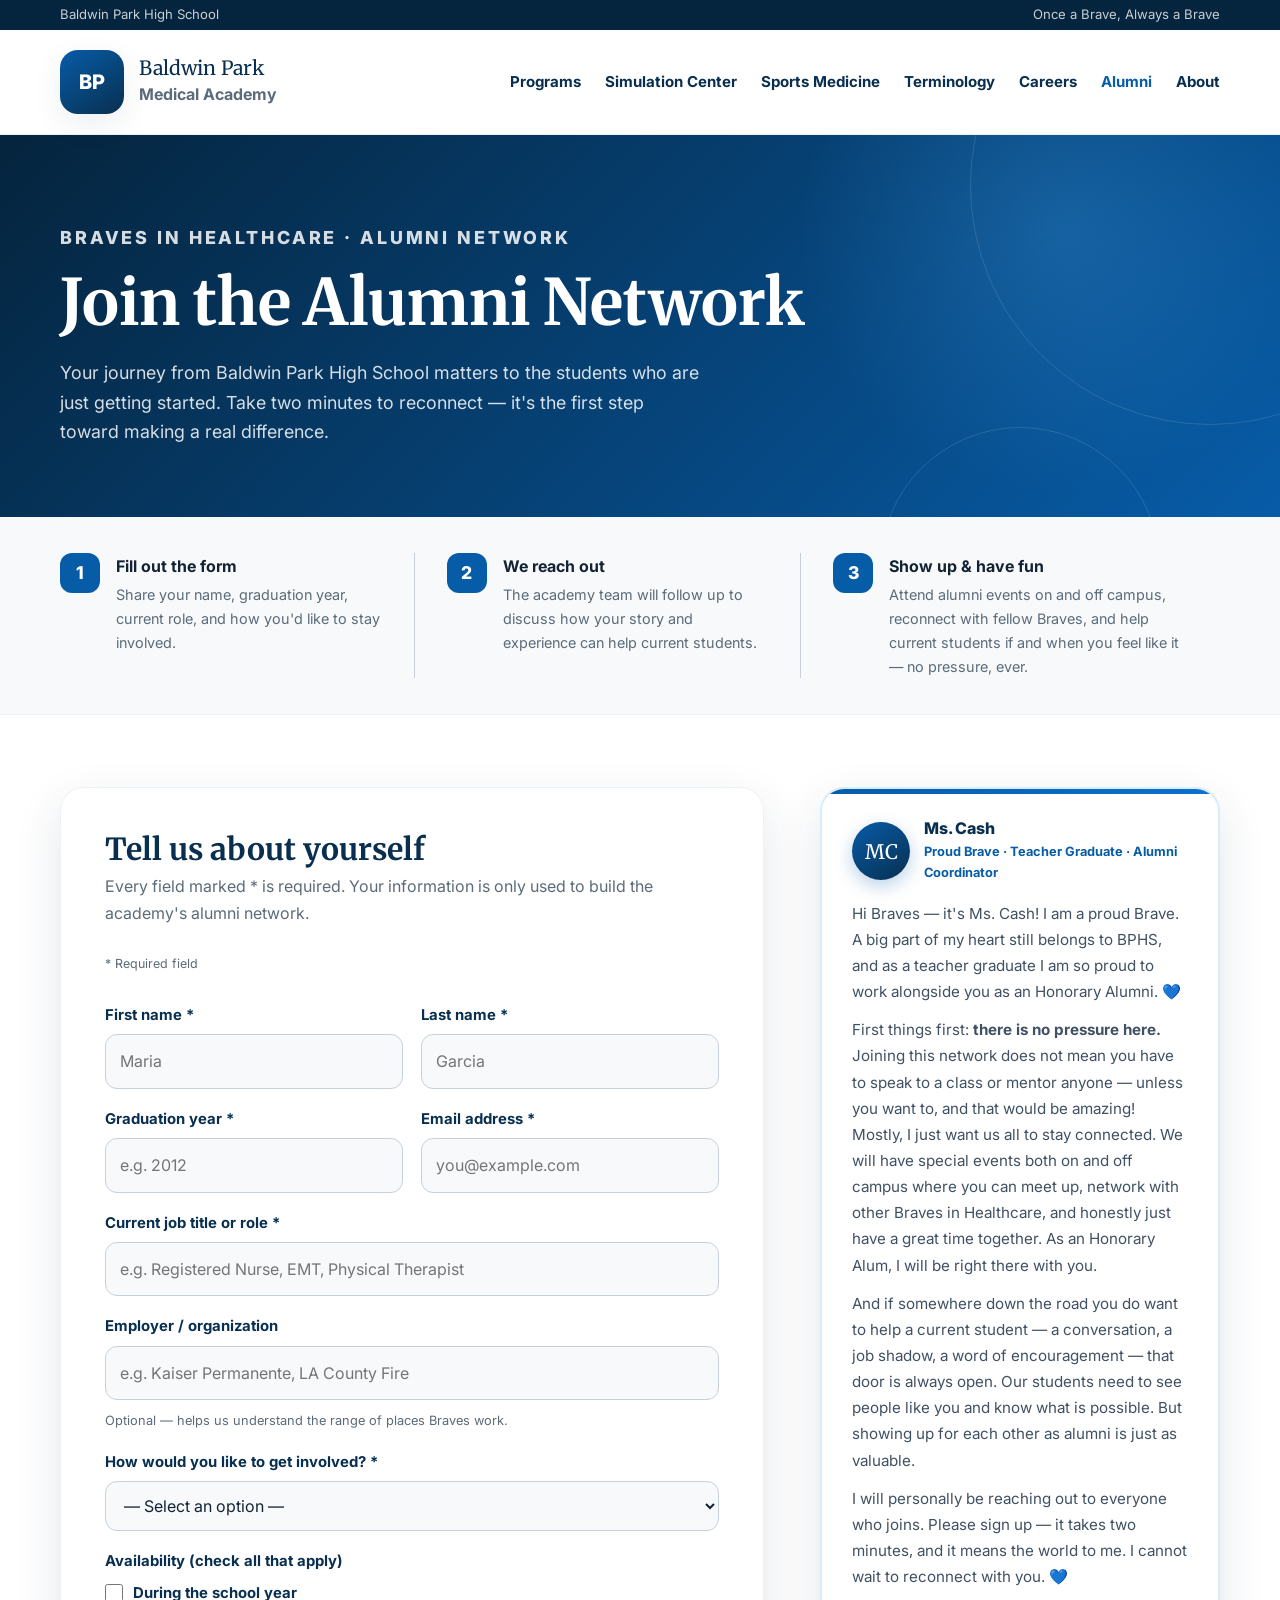
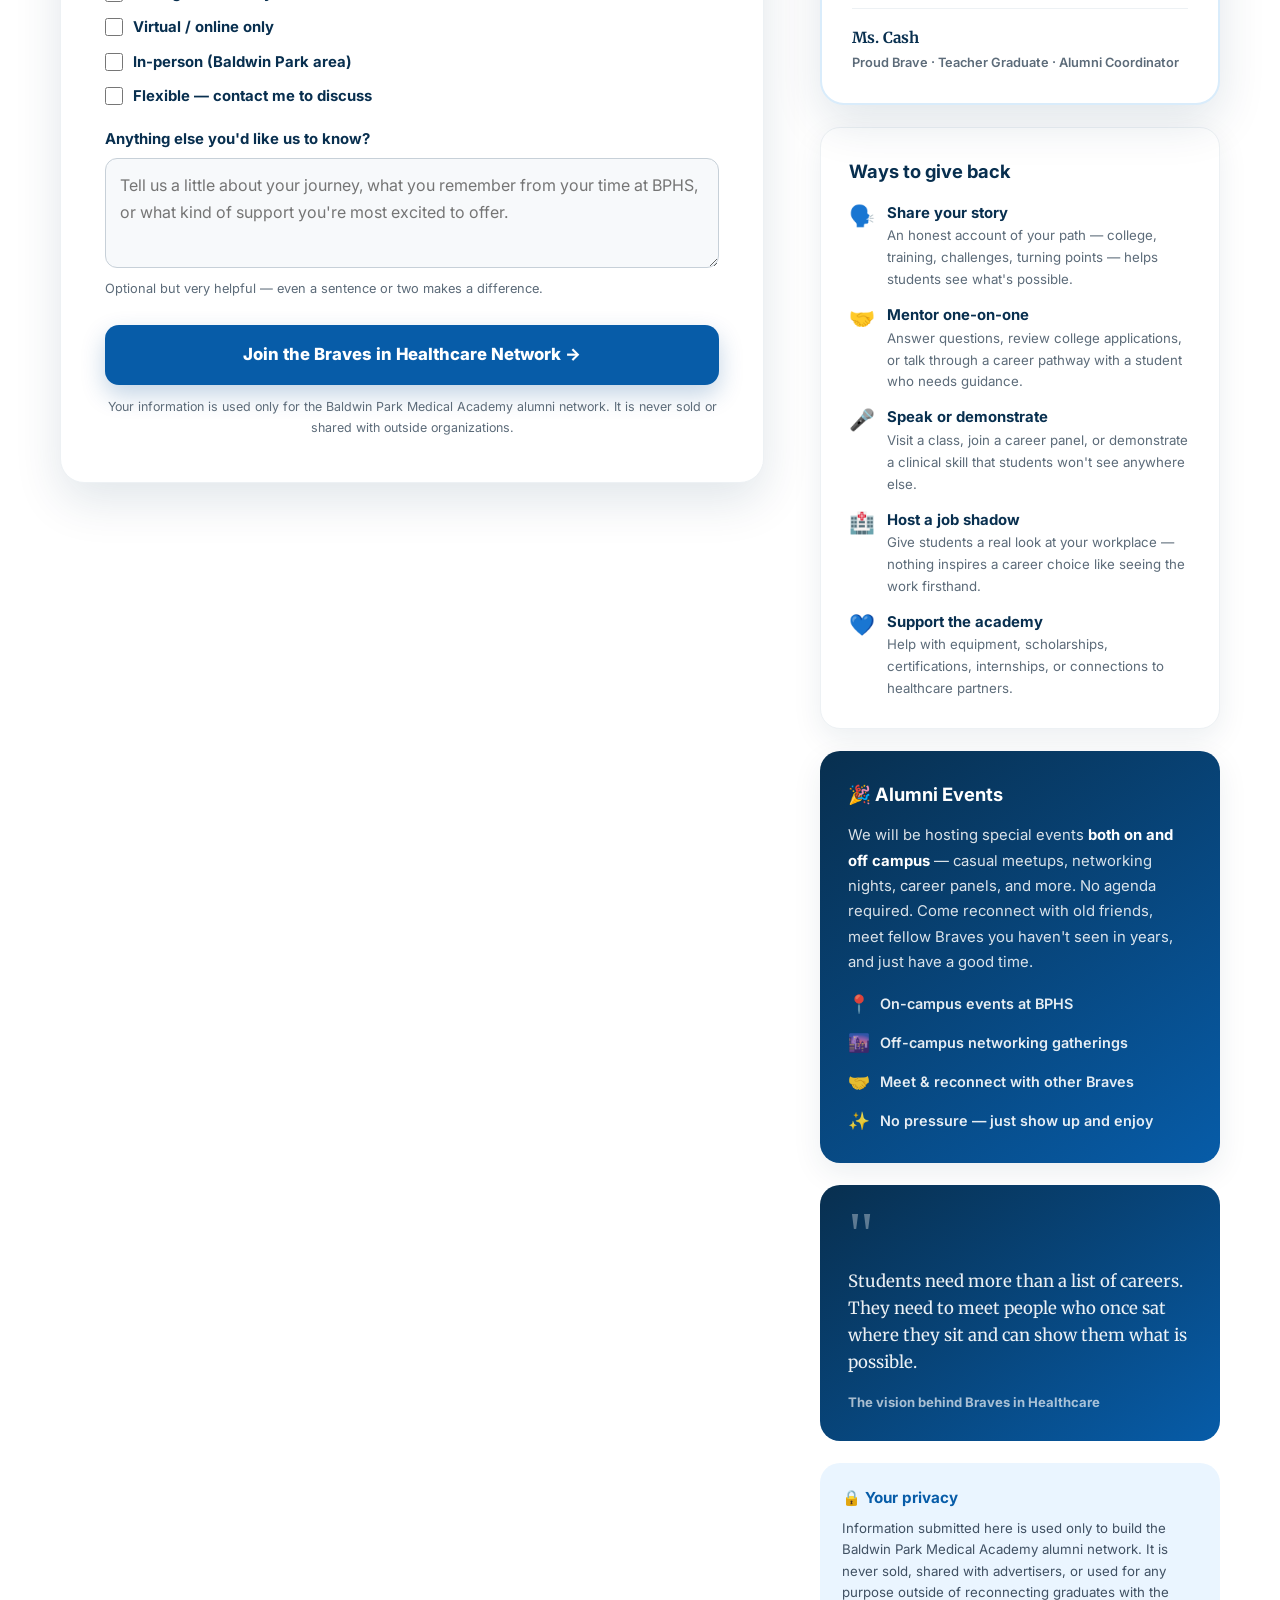
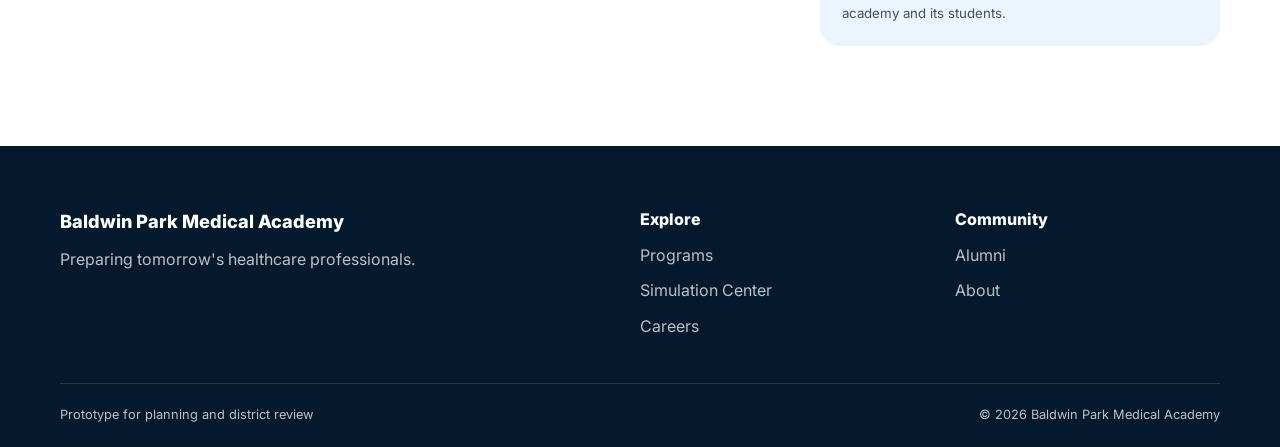
<file: alumni-signup.html>
<!DOCTYPE html>
<html lang="en">
<head>
  <meta charset="UTF-8" />
  <meta name="viewport" content="width=device-width, initial-scale=1.0" />
  <meta name="description" content="Join the Braves in Healthcare alumni network — connect with Baldwin Park Medical Academy students, share your story, and give back to the next generation." />
  <title>Join the Alumni Network | Baldwin Park Medical Academy</title>
  <link rel="preconnect" href="https://fonts.googleapis.com">
  <link rel="preconnect" href="https://fonts.gstatic.com" crossorigin>
  <link href="https://fonts.googleapis.com/css2?family=Inter:wght@400;500;600;700;800&family=Merriweather:wght@700&display=swap" rel="stylesheet">
  <style>
    :root {
      --navy: #082f4f;
      --navy-deep: #05243d;
      --blue: #075ca8;
      --blue-bright: #0b72ce;
      --blue-pale: #eaf5ff;
      --blue-soft: #d9ecfb;
      --white: #fff;
      --ink: #142334;
      --gray-700: #405163;
      --gray-600: #5c6b79;
      --gray-300: #c7d0d8;
      --gray-100: #edf1f4;
      --gray-50: #f7f9fb;
      --green: #1a7a4a;
      --green-pale: #e8f5ee;
      --radius: 24px;
      --shadow: 0 18px 48px rgba(5,47,79,.12);
      --shadow-soft: 0 10px 30px rgba(5,47,79,.08);
    }
    *, *::before, *::after { box-sizing: border-box; margin: 0; padding: 0; }
    html { scroll-behavior: smooth; }
    body { font-family: "Inter", sans-serif; color: var(--ink); background: var(--white); line-height: 1.65; }
    button, input, select, textarea { font: inherit; }
    button { cursor: pointer; }
    a { color: inherit; }
    .container { width: min(1160px, calc(100% - 40px)); margin: 0 auto; }
    .sr-only { position: absolute; width: 1px; height: 1px; padding: 0; margin: -1px; overflow: hidden; clip: rect(0,0,0,0); white-space: nowrap; border: 0; }
    .skip-link { position: fixed; left: 16px; top: -80px; z-index: 1000; padding: 12px 16px; border-radius: 10px; color: #fff; background: var(--navy-deep); text-decoration: none; font-weight: 800; }
    .skip-link:focus { top: 16px; }

    /* Header */
    .topbar { color: rgba(255,255,255,.78); background: var(--navy-deep); font-size: .82rem; }
    .topbar-inner { min-height: 30px; display: flex; justify-content: space-between; align-items: center; gap: 20px; }
    .site-header { position: sticky; top: 0; z-index: 50; background: rgba(255,255,255,.97); border-bottom: 1px solid var(--gray-100); backdrop-filter: blur(12px); }
    .nav-wrap { min-height: 104px; display: flex; align-items: center; justify-content: space-between; gap: 28px; }
    .brand { display: inline-flex; align-items: center; gap: 15px; color: var(--navy); text-decoration: none; }
    .brand-mark { width: 64px; height: 64px; border-radius: 18px; display: grid; place-items: center; color: #fff; background: linear-gradient(145deg, var(--blue), var(--navy)); box-shadow: var(--shadow-soft); font-weight: 800; font-size: 1.25rem; }
    .brand-title { display: block; font-family: "Merriweather", serif; font-size: 1.22rem; line-height: 1.15; }
    .brand-subtitle { display: block; margin-top: 2px; color: var(--gray-600); font-weight: 700; }
    .site-nav { display: flex; align-items: center; gap: 24px; }
    .site-nav a { color: var(--navy); text-decoration: none; font-weight: 700; font-size: .94rem; }
    .site-nav a:hover { color: var(--blue); }
    .site-nav a[aria-current="page"] { color: var(--blue); }
    .nav-login { border: 0; border-radius: 999px; padding: 11px 18px; background: var(--blue); color: white; font-weight: 700; }
    .menu-toggle { display: none; width: 46px; height: 46px; border: 0; border-radius: 12px; background: var(--blue-pale); }
    .menu-toggle span:not(.sr-only) { width: 22px; height: 2px; display: block; margin: 5px auto; background: var(--navy); }
    .btn { border: 0; border-radius: 999px; padding: 14px 22px; font-weight: 800; text-decoration: none; display: inline-flex; align-items: center; justify-content: center; transition: transform .2s, box-shadow .2s; }
    .btn:hover { transform: translateY(-2px); }
    .btn-primary { background: var(--blue); color: white; box-shadow: 0 10px 24px rgba(0,75,147,.24); }
    .btn-white { color: var(--navy); background: #fff; }
    .btn-outline { color: var(--navy); background: transparent; border: 2px solid var(--navy); }

    /* Hero */
    .page-hero { position: relative; overflow: hidden; color: #fff; background: radial-gradient(circle at 83% 25%, rgba(79,178,255,.22), transparent 24%), linear-gradient(135deg, var(--navy-deep), var(--blue)); padding: 88px 0 70px; }
    .page-hero::before, .page-hero::after { content: ""; position: absolute; border: 1px solid rgba(255,255,255,.12); border-radius: 50%; }
    .page-hero::before { width: 480px; height: 480px; right: -170px; top: -190px; }
    .page-hero::after { width: 280px; height: 280px; right: 120px; bottom: -190px; }
    .hero-inner { position: relative; z-index: 1; max-width: 780px; }
    .eyebrow { margin: 0 0 14px; font-size: .79rem; font-weight: 800; letter-spacing: .16em; text-transform: uppercase; color: #a9dbff; }
    h1 { font-family: "Merriweather", serif; font-size: clamp(2.4rem, 5vw, 4rem); line-height: 1.12; color: #fff; margin: 0 0 20px; }
    h2 { font-family: "Merriweather", serif; font-size: clamp(1.8rem, 3vw, 2.6rem); line-height: 1.15; color: var(--navy); margin: 0 0 16px; }
    h3 { font-size: 1.15rem; font-weight: 700; color: var(--navy); margin: 0 0 10px; }
    .hero-inner p { color: rgba(255,255,255,.84); font-size: 1.12rem; max-width: 640px; }

    /* Steps strip */
    .steps-strip { background: var(--gray-50); border-bottom: 1px solid var(--gray-100); padding: 36px 0; }
    .steps-row { display: grid; grid-template-columns: repeat(3, 1fr); gap: 0; }
    .step-item { display: flex; align-items: flex-start; gap: 16px; padding: 0 32px 0 0; }
    .step-item:not(:last-child) { border-right: 1px solid var(--gray-300); margin-right: 32px; }
    .step-num { flex-shrink: 0; width: 40px; height: 40px; border-radius: 12px; background: var(--blue); color: #fff; font-weight: 800; font-size: 1.1rem; display: grid; place-items: center; }
    .step-item p { margin: 4px 0 0; color: var(--gray-600); font-size: .9rem; }

    /* Main layout */
    .signup-section { padding: 72px 0 100px; }
    .signup-grid { display: grid; grid-template-columns: 1fr 400px; gap: 56px; align-items: start; }

    /* Form card */
    .form-card { background: var(--white); border: 1px solid var(--gray-100); border-radius: var(--radius); box-shadow: var(--shadow); padding: 44px; }
    .form-card h2 { font-size: 1.9rem; margin-bottom: 6px; }
    .form-card > p { color: var(--gray-600); margin-bottom: 28px; }
    .form-row { display: grid; grid-template-columns: 1fr 1fr; gap: 18px; }
    .field { display: flex; flex-direction: column; gap: 7px; margin-bottom: 18px; }
    .field label { color: var(--navy); font-weight: 700; font-size: .93rem; }
    .field input, .field select, .field textarea {
      width: 100%; border: 1.5px solid var(--gray-300); border-radius: 12px;
      padding: 13px 14px; color: var(--ink); background: var(--gray-50);
      transition: border-color .15s;
    }
    .field input:focus, .field select:focus, .field textarea:focus {
      outline: none; border-color: var(--blue); background: #fff;
    }
    .field textarea { min-height: 110px; resize: vertical; }
    .field-note { font-size: .8rem; color: var(--gray-600); margin-top: 3px; }
    .checkbox-group { display: flex; flex-direction: column; gap: 10px; }
    .checkbox-label { display: flex; align-items: center; gap: 10px; font-weight: 600; cursor: pointer; }
    .checkbox-label input[type="checkbox"] { width: 18px; height: 18px; accent-color: var(--blue); cursor: pointer; }
    .submit-btn { width: 100%; padding: 16px; font-size: 1.05rem; margin-top: 8px; border-radius: 14px; }
    .form-disclaimer { text-align: center; font-size: .78rem; color: var(--gray-600); margin-top: 12px; }
    .required-note { font-size: .78rem; color: var(--gray-600); margin-bottom: 22px; }

    /* Sidebar info */
    .sidebar { display: flex; flex-direction: column; gap: 22px; }
    .info-card { background: var(--white); border: 1px solid var(--gray-100); border-radius: 20px; padding: 28px; box-shadow: var(--shadow-soft); }
    .info-card h3 { color: var(--navy); margin-bottom: 14px; }
    .ways-list { list-style: none; display: flex; flex-direction: column; gap: 12px; }
    .ways-list li { display: flex; gap: 12px; align-items: flex-start; }
    .ways-list .icon { font-size: 1.3rem; flex-shrink: 0; line-height: 1.4; }
    .ways-list strong { display: block; color: var(--navy); font-size: .93rem; }
    .ways-list span { display: block; font-size: .83rem; color: var(--gray-600); }
    .quote-aside { background: linear-gradient(145deg, var(--navy), var(--blue)); border-radius: 20px; padding: 28px; color: #fff; }
    .quote-aside .q-mark { font-family: Georgia, serif; font-size: 4rem; line-height: .7; color: rgba(255,255,255,.35); }
    .quote-aside blockquote { font-family: "Merriweather", serif; font-size: 1.05rem; line-height: 1.6; color: rgba(255,255,255,.92); margin: 10px 0 16px; }
    .quote-aside footer { font-size: .82rem; color: rgba(255,255,255,.65); font-weight: 700; }
    .privacy-card { background: var(--blue-pale); border-radius: 20px; padding: 22px; }
    .privacy-card h3 { font-size: .95rem; color: var(--blue); margin-bottom: 8px; }
    .privacy-card p { font-size: .83rem; color: var(--gray-700); line-height: 1.6; }

    /* Submission states */
    .loading-state, .success-state, .error-state { display: none; }
    .loading-state { padding: 32px; text-align: center; }
    .spinner { width: 40px; height: 40px; border: 3px solid var(--blue-soft); border-top-color: var(--blue); border-radius: 50%; animation: spin 0.8s linear infinite; margin: 0 auto 16px; }
    @keyframes spin { to { transform: rotate(360deg); } }
    .loading-state p { color: var(--gray-600); font-weight: 600; }
    .success-state { padding: 10px 0; }
    .success-badge { display: flex; align-items: center; gap: 14px; margin-bottom: 20px; }
    .success-icon { width: 56px; height: 56px; border-radius: 50%; background: var(--green-pale); border: 2px solid var(--green); display: grid; place-items: center; font-size: 1.5rem; flex-shrink: 0; }
    .success-state h2 { font-size: 1.7rem; color: var(--green); }
    .ai-welcome { background: var(--blue-pale); border-left: 4px solid var(--blue); border-radius: 0 14px 14px 0; padding: 20px 22px; margin: 20px 0; }
    .ai-welcome-label { font-size: .75rem; text-transform: uppercase; letter-spacing: .08em; font-weight: 800; color: var(--blue); margin-bottom: 8px; }
    .ai-welcome-text { color: var(--navy); line-height: 1.7; }
    .success-details { background: var(--gray-50); border-radius: 14px; padding: 18px 20px; margin-top: 18px; }
    .success-details h3 { font-size: .9rem; color: var(--gray-600); text-transform: uppercase; letter-spacing: .06em; margin-bottom: 12px; }
    .detail-row { display: flex; gap: 10px; margin-bottom: 6px; font-size: .9rem; }
    .detail-row span:first-child { color: var(--gray-600); min-width: 110px; }
    .detail-row span:last-child { color: var(--ink); font-weight: 600; }
    .error-state { background: #fdeceb; border: 1px solid #f5c6c6; border-radius: 14px; padding: 20px; color: #a30f0f; }

    /* Footer */
    .site-footer { color: rgba(255,255,255,.73); background: #041a2c; padding: 60px 0 22px; }
    .footer-grid { display: grid; grid-template-columns: 2fr 1fr 1fr; gap: 50px; }
    .footer-grid > div { display: grid; align-content: start; gap: 9px; }
    .footer-brand, .footer-grid strong { color: #fff; font-weight: 800; }
    .footer-brand { font-size: 1.14rem; }
    .footer-grid a { color: rgba(255,255,255,.73); text-decoration: none; }
    .footer-grid a:hover { color: #fff; }
    .footer-bottom { margin-top: 44px; padding-top: 20px; border-top: 1px solid rgba(255,255,255,.12); display: flex; justify-content: space-between; gap: 20px; font-size: .8rem; }

    /* Ms. Cash message card */
    .advisor-card {
      background: var(--white);
      border: 2px solid var(--blue-soft);
      border-radius: var(--radius);
      padding: 30px;
      box-shadow: var(--shadow);
      position: relative;
      overflow: hidden;
    }
    .advisor-card::before {
      content: "";
      position: absolute;
      top: 0; left: 0; right: 0;
      height: 5px;
      background: linear-gradient(90deg, var(--blue), var(--blue-bright));
    }
    .advisor-header {
      display: flex;
      align-items: center;
      gap: 14px;
      margin-bottom: 18px;
    }
    .advisor-avatar {
      width: 58px;
      height: 58px;
      border-radius: 50%;
      background: linear-gradient(145deg, var(--blue), var(--navy));
      display: grid;
      place-items: center;
      color: #fff;
      font-family: "Merriweather", serif;
      font-size: 1.25rem;
      flex-shrink: 0;
      box-shadow: 0 6px 18px rgba(7,92,168,.28);
    }
    .advisor-name { font-weight: 800; color: var(--navy); font-size: 1rem; line-height: 1.2; }
    .advisor-title { font-size: .8rem; color: var(--blue); font-weight: 700; margin-top: 2px; }
    .advisor-message { color: var(--gray-700); font-size: .95rem; line-height: 1.72; }
    .advisor-message p { margin: 0 0 12px; }
    .advisor-message p:last-child { margin: 0; }
    .advisor-sig {
      margin-top: 18px;
      padding-top: 16px;
      border-top: 1px solid var(--gray-100);
      font-family: "Merriweather", serif;
      font-size: .95rem;
      color: var(--navy);
      font-weight: 700;
    }
    .advisor-sig span { display: block; font-family: "Inter", sans-serif; font-size: .8rem; color: var(--gray-600); font-weight: 600; margin-top: 2px; }

    /* Responsive */
    @media (max-width: 980px) {
      .menu-toggle { display: block; }
      .site-nav { position: absolute; left: 20px; right: 20px; top: 125px; display: none; flex-direction: column; align-items: stretch; padding: 22px; border-radius: 18px; background: #fff; box-shadow: var(--shadow); }
      .site-nav.open { display: flex; }
      .signup-grid { grid-template-columns: 1fr; }
      .sidebar { order: -1; }
      .steps-row { grid-template-columns: 1fr; gap: 20px; }
      .step-item:not(:last-child) { border-right: 0; margin-right: 0; border-bottom: 1px solid var(--gray-300); padding-bottom: 20px; }
    }
    @media (max-width: 640px) {
      .form-row { grid-template-columns: 1fr; }
      .form-card { padding: 28px 22px; }
      .footer-grid, .footer-bottom { grid-template-columns: 1fr; flex-direction: column; }
    }
  </style>
</head>
<body>
  <a class="skip-link" href="#main">Skip to main content</a>

  <header class="site-header">
    <div class="topbar">
      <div class="container topbar-inner">
        <span>Baldwin Park High School</span>
        <span>Once a Brave, Always a Brave</span>
      </div>
    </div>
    <div class="container nav-wrap">
      <a class="brand" href="index.html" aria-label="Baldwin Park Medical Academy home">
        <div class="brand-mark" aria-hidden="true">BP</div>
        <div>
          <span class="brand-title">Baldwin Park</span>
          <span class="brand-subtitle">Medical Academy</span>
        </div>
      </a>
      <button class="menu-toggle" type="button" aria-expanded="false" aria-controls="site-nav">
        <span></span><span></span><span></span>
        <span class="sr-only">Toggle navigation</span>
      </button>
      <nav id="site-nav" class="site-nav" aria-label="Main navigation">
        <a href="index.html#programs">Programs</a>
        <a href="simulation-center.html">Simulation Center</a>
        <a href="sports-medicine.html">Sports Medicine</a>
        <a href="terminology.html">Terminology</a>
        <a href="careers.html">Careers</a>
        <a href="alumni.html" aria-current="page">Alumni</a>
        <a href="index.html#about">About</a>
      </nav>
    </div>
  </header>

  <main id="main">

    <section class="page-hero">
      <div class="container">
        <div class="hero-inner">
          <p class="eyebrow">Braves in Healthcare · Alumni Network</p>
          <h1>Join the Alumni Network</h1>
          <p>Your journey from Baldwin Park High School matters to the students who are just getting started. Take two minutes to reconnect — it's the first step toward making a real difference.</p>
        </div>
      </div>
    </section>

    <div class="steps-strip">
      <div class="container">
        <div class="steps-row" role="list" aria-label="How it works">
          <div class="step-item" role="listitem">
            <div class="step-num" aria-hidden="true">1</div>
            <div>
              <strong>Fill out the form</strong>
              <p>Share your name, graduation year, current role, and how you'd like to stay involved.</p>
            </div>
          </div>
          <div class="step-item" role="listitem">
            <div class="step-num" aria-hidden="true">2</div>
            <div>
              <strong>We reach out</strong>
              <p>The academy team will follow up to discuss how your story and experience can help current students.</p>
            </div>
          </div>
          <div class="step-item" role="listitem">
            <div class="step-num" aria-hidden="true">3</div>
            <div>
              <strong>Show up &amp; have fun</strong>
              <p>Attend alumni events on and off campus, reconnect with fellow Braves, and help current students if and when you feel like it — no pressure, ever.</p>
            </div>
          </div>
        </div>
      </div>
    </div>

    <section class="signup-section">
      <div class="container">
        <div class="signup-grid">

          <!-- FORM CARD -->
          <div class="form-card">
            <h2>Tell us about yourself</h2>
            <p>Every field marked * is required. Your information is only used to build the academy's alumni network.</p>
            <p class="required-note">* Required field</p>

            <div id="form-view">
              <div class="form-row">
                <div class="field">
                  <label for="fname">First name *</label>
                  <input type="text" id="fname" name="fname" autocomplete="given-name" required placeholder="Maria">
                </div>
                <div class="field">
                  <label for="lname">Last name *</label>
                  <input type="text" id="lname" name="lname" autocomplete="family-name" required placeholder="Garcia">
                </div>
              </div>

              <div class="form-row">
                <div class="field">
                  <label for="grad-year">Graduation year *</label>
                  <input type="text" id="grad-year" name="grad-year" inputmode="numeric" required placeholder="e.g. 2012">
                </div>
                <div class="field">
                  <label for="email">Email address *</label>
                  <input type="email" id="email" name="email" autocomplete="email" required placeholder="you@example.com">
                </div>
              </div>

              <div class="field">
                <label for="role">Current job title or role *</label>
                <input type="text" id="role" name="role" required placeholder="e.g. Registered Nurse, EMT, Physical Therapist">
              </div>

              <div class="field">
                <label for="employer">Employer / organization</label>
                <input type="text" id="employer" name="employer" placeholder="e.g. Kaiser Permanente, LA County Fire">
                <span class="field-note">Optional — helps us understand the range of places Braves work.</span>
              </div>

              <div class="field">
                <label for="involvement">How would you like to get involved? *</label>
                <select id="involvement" name="involvement" required>
                  <option value="">— Select an option —</option>
                  <option>Just here to reconnect and attend events</option>
                  <option>Network with other Braves in Healthcare alumni</option>
                  <option>Share my career story with students (optional)</option>
                  <option>Mentor a student one-on-one (optional)</option>
                  <option>Speak to a class or career panel (optional)</option>
                  <option>Host a workplace tour or job shadow (optional)</option>
                  <option>Support the academy — equipment, scholarships, connections</option>
                  <option>Not sure yet — I just want to stay connected</option>
                </select>
              </div>

              <div class="field">
                <label>Availability (check all that apply)</label>
                <div class="checkbox-group" role="group" aria-label="Availability options">
                  <label class="checkbox-label">
                    <input type="checkbox" name="avail" value="school-year"> During the school year
                  </label>
                  <label class="checkbox-label">
                    <input type="checkbox" name="avail" value="virtual"> Virtual / online only
                  </label>
                  <label class="checkbox-label">
                    <input type="checkbox" name="avail" value="in-person"> In-person (Baldwin Park area)
                  </label>
                  <label class="checkbox-label">
                    <input type="checkbox" name="avail" value="flexible"> Flexible — contact me to discuss
                  </label>
                </div>
              </div>

              <div class="field">
                <label for="message">Anything else you'd like us to know?</label>
                <textarea id="message" name="message" placeholder="Tell us a little about your journey, what you remember from your time at BPHS, or what kind of support you're most excited to offer."></textarea>
                <span class="field-note">Optional but very helpful — even a sentence or two makes a difference.</span>
              </div>

              <div id="form-error" class="error-state" hidden role="alert">
                Please fill in all required fields before submitting.
              </div>

              <button class="btn btn-primary submit-btn" type="button" id="submit-btn" onclick="handleSubmit()">
                Join the Braves in Healthcare Network →
              </button>
              <p class="form-disclaimer">Your information is used only for the Baldwin Park Medical Academy alumni network. It is never sold or shared with outside organizations.</p>
            </div>

            <!-- Loading state -->
            <div class="loading-state" id="loading-state">
              <div class="spinner" aria-hidden="true"></div>
              <p>Submitting your information…</p>
            </div>

            <!-- Success state -->
            <div class="success-state" id="success-state">
              <div class="success-badge">
                <div class="success-icon" aria-hidden="true">✓</div>
                <div>
                  <h2 id="success-heading">Welcome back, Brave!</h2>
                  <p style="color:var(--gray-600); margin-top:4px;">Your information has been received.</p>
                </div>
              </div>

              <div class="ai-welcome" id="ai-welcome-box" hidden>
                <div class="ai-welcome-label">A personal note from the academy</div>
                <div class="ai-welcome-text" id="ai-welcome-text"></div>
              </div>

              <div class="success-details" id="success-details">
                <h3>What we received</h3>
              </div>

              <div style="margin-top:22px; display:flex; gap:12px; flex-wrap:wrap;">
                <a class="btn btn-primary" href="alumni.html">Back to Alumni page</a>
                <button class="btn btn-outline" type="button" onclick="resetForm()">Submit another response</button>
              </div>
            </div>
          </div>

          <!-- SIDEBAR -->
          <aside class="sidebar">

            <!-- Ms. Cash personal message -->
            <div class="advisor-card">
              <div class="advisor-header">
                <div class="advisor-avatar" aria-hidden="true">MC</div>
                <div>
                  <div class="advisor-name">Ms. Cash</div>
                  <div class="advisor-title">Proud Brave · Teacher Graduate · Alumni Coordinator</div>
                </div>
              </div>
              <div class="advisor-message">
                <p>Hi Braves — it's Ms. Cash! I am a proud Brave. A big part of my heart still belongs to BPHS, and as a teacher graduate I am so proud to work alongside you as an Honorary Alumni. 💙</p>
                <p>First things first: <strong>there is no pressure here.</strong> Joining this network does not mean you have to speak to a class or mentor anyone — unless you want to, and that would be amazing! Mostly, I just want us all to stay connected. We will have special events both on and off campus where you can meet up, network with other Braves in Healthcare, and honestly just have a great time together. As an Honorary Alum, I will be right there with you.</p>
                <p>And if somewhere down the road you do want to help a current student — a conversation, a job shadow, a word of encouragement — that door is always open. Our students need to see people like you and know what is possible. But showing up for each other as alumni is just as valuable.</p>
                <p>I will personally be reaching out to everyone who joins. Please sign up — it takes two minutes, and it means the world to me. I cannot wait to reconnect with you. 💙</p>
              </div>
              <div class="advisor-sig">
                Ms. Cash
                <span>Proud Brave · Teacher Graduate · Alumni Coordinator</span>
              </div>
            </div>

            <div class="info-card">
              <h3>Ways to give back</h3>
              <ul class="ways-list">
                <li>
                  <span class="icon">🗣️</span>
                  <div>
                    <strong>Share your story</strong>
                    <span>An honest account of your path — college, training, challenges, turning points — helps students see what's possible.</span>
                  </div>
                </li>
                <li>
                  <span class="icon">🤝</span>
                  <div>
                    <strong>Mentor one-on-one</strong>
                    <span>Answer questions, review college applications, or talk through a career pathway with a student who needs guidance.</span>
                  </div>
                </li>
                <li>
                  <span class="icon">🎤</span>
                  <div>
                    <strong>Speak or demonstrate</strong>
                    <span>Visit a class, join a career panel, or demonstrate a clinical skill that students won't see anywhere else.</span>
                  </div>
                </li>
                <li>
                  <span class="icon">🏥</span>
                  <div>
                    <strong>Host a job shadow</strong>
                    <span>Give students a real look at your workplace — nothing inspires a career choice like seeing the work firsthand.</span>
                  </div>
                </li>
                <li>
                  <span class="icon">💙</span>
                  <div>
                    <strong>Support the academy</strong>
                    <span>Help with equipment, scholarships, certifications, internships, or connections to healthcare partners.</span>
                  </div>
                </li>
              </ul>
            </div>

            <div class="info-card" style="background: linear-gradient(145deg, var(--navy), var(--blue)); border: none; color: #fff;">
              <h3 style="color:#fff; margin-bottom:14px;">🎉 Alumni Events</h3>
              <p style="color:rgba(255,255,255,.85); font-size:.93rem; line-height:1.7; margin:0 0 14px;">We will be hosting special events <strong style="color:#fff;">both on and off campus</strong> — casual meetups, networking nights, career panels, and more. No agenda required. Come reconnect with old friends, meet fellow Braves you haven't seen in years, and just have a good time.</p>
              <ul style="list-style:none; padding:0; margin:0; display:flex; flex-direction:column; gap:10px;">
                <li style="display:flex; align-items:center; gap:10px; color:rgba(255,255,255,.9); font-size:.9rem; font-weight:600;">
                  <span style="font-size:1.1rem;">📍</span> On-campus events at BPHS
                </li>
                <li style="display:flex; align-items:center; gap:10px; color:rgba(255,255,255,.9); font-size:.9rem; font-weight:600;">
                  <span style="font-size:1.1rem;">🌆</span> Off-campus networking gatherings
                </li>
                <li style="display:flex; align-items:center; gap:10px; color:rgba(255,255,255,.9); font-size:.9rem; font-weight:600;">
                  <span style="font-size:1.1rem;">🤝</span> Meet &amp; reconnect with other Braves
                </li>
                <li style="display:flex; align-items:center; gap:10px; color:rgba(255,255,255,.9); font-size:.9rem; font-weight:600;">
                  <span style="font-size:1.1rem;">✨</span> No pressure — just show up and enjoy
                </li>
              </ul>
            </div>

            <div class="quote-aside">
              <div class="q-mark" aria-hidden="true">"</div>
              <blockquote>Students need more than a list of careers. They need to meet people who once sat where they sit and can show them what is possible.</blockquote>
              <footer>The vision behind Braves in Healthcare</footer>
            </div>

            <div class="privacy-card">
              <h3>🔒 Your privacy</h3>
              <p>Information submitted here is used only to build the Baldwin Park Medical Academy alumni network. It is never sold, shared with advertisers, or used for any purpose outside of reconnecting graduates with the academy and its students.</p>
            </div>
          </aside>

        </div>
      </div>
    </section>
  </main>

  <footer class="site-footer">
    <div class="container footer-grid">
      <div>
        <div class="footer-brand">Baldwin Park Medical Academy</div>
        <p>Preparing tomorrow's healthcare professionals.</p>
      </div>
      <div>
        <strong>Explore</strong>
        <a href="index.html#programs">Programs</a>
        <a href="simulation-center.html">Simulation Center</a>
        <a href="careers.html">Careers</a>
      </div>
      <div>
        <strong>Community</strong>
        <a href="alumni.html">Alumni</a>
        <a href="index.html#about">About</a>
      </div>
    </div>
    <div class="container footer-bottom">
      <span>Prototype for planning and district review</span>
      <span>© 2026 Baldwin Park Medical Academy</span>
    </div>
  </footer>

  <script>
    // ── Navigation toggle ──────────────────────────────────────────────
    const menuToggle = document.querySelector('.menu-toggle');
    const siteNav = document.getElementById('site-nav');
    menuToggle.addEventListener('click', () => {
      const open = siteNav.classList.toggle('open');
      menuToggle.setAttribute('aria-expanded', String(open));
    });
    document.querySelectorAll('.site-nav a').forEach(link =>
      link.addEventListener('click', () => {
        siteNav.classList.remove('open');
        menuToggle.setAttribute('aria-expanded', 'false');
      })
    );

    // ── Form logic ─────────────────────────────────────────────────────
    function getFormData() {
      const avail = [...document.querySelectorAll('input[name="avail"]:checked')]
        .map(cb => cb.value);
      return {
        firstName:   document.getElementById('fname').value.trim(),
        lastName:    document.getElementById('lname').value.trim(),
        gradYear:    document.getElementById('grad-year').value.trim(),
        email:       document.getElementById('email').value.trim(),
        role:        document.getElementById('role').value.trim(),
        employer:    document.getElementById('employer').value.trim(),
        involvement: document.getElementById('involvement').value,
        availability: avail,
        message:     document.getElementById('message').value.trim(),
      };
    }

    function validate(data) {
      return data.firstName && data.lastName && data.gradYear &&
             data.email && data.role && data.involvement;
    }

    function showView(viewId) {
      ['form-view', 'loading-state', 'success-state'].forEach(id => {
        const el = document.getElementById(id);
        if (el) el.style.display = (id === viewId) ? '' : 'none';
      });
    }

    async function generateWelcome(data) {
      const availText = data.availability.length
        ? data.availability.join(', ')
        : 'flexible';
      const prompt = `You are writing a warm, personal welcome message for the Baldwin Park Medical Academy alumni network, specifically for their "Braves in Healthcare" program at Baldwin Park High School in Baldwin Park, California.

An alumnus just signed up with the following details:
- Name: ${data.firstName} ${data.lastName}
- Graduation year: ${data.gradYear}
- Current role: ${data.role}${data.employer ? ` at ${data.employer}` : ''}
- How they want to get involved: ${data.involvement}
- Availability: ${availText}
${data.message ? `- Their note: "${data.message}"` : ''}

Write a 3–4 sentence welcome message that:
1. Warmly welcomes them back by first name
2. Acknowledges their specific healthcare role or career with genuine enthusiasm
3. Mentions how the way they want to get involved will specifically help students
4. Closes with a line about what their return to the academy means for current students

Keep the tone warm, professional, and genuine — not corporate or overly formal. This is from the academy community, not a form letter. Do not use the phrase "Once a Brave, Always a Brave" as an opener. Don't start with "Dear" or a generic salutation.`;

      const response = await fetch('https://api.anthropic.com/v1/messages', {
        method: 'POST',
        headers: { 'Content-Type': 'application/json' },
        body: JSON.stringify({
          model: 'claude-sonnet-4-6',
          max_tokens: 1000,
          messages: [{ role: 'user', content: prompt }]
        })
      });

      if (!response.ok) throw new Error('API error');
      const result = await response.json();
      return result.content?.[0]?.text || '';
    }

    async function submitToGoogleSheets(data) {
      const SCRIPT_URL = 'https://script.google.com/macros/s/AKfycbxIt_UbsiELxKBa4qNkWpgoE9TfuftniCwbFGpFofFLPy0HFWzTsC1VUQk4x7i_1P7-Nw/exec';
      const payload = {
        firstName:    data.firstName,
        lastName:     data.lastName,
        gradYear:     data.gradYear,
        email:        data.email,
        role:         data.role,
        employer:     data.employer || '',
        involvement:  data.involvement,
        availability: data.availability.join(', '),
        message:      data.message || '',
        submittedAt:  new Date().toLocaleString('en-US', { timeZone: 'America/Los_Angeles' })
      };
      await fetch(SCRIPT_URL, {
        method: 'POST',
        mode: 'no-cors',
        headers: { 'Content-Type': 'application/json' },
        body: JSON.stringify(payload)
      });
    }

    async function handleSubmit() {
      const errBox = document.getElementById('form-error');
      errBox.hidden = true;

      const data = getFormData();
      if (!validate(data)) {
        errBox.hidden = false;
        errBox.scrollIntoView({ behavior: 'smooth', block: 'nearest' });
        return;
      }

      showView('loading-state');

      // Build success details
      const detailsEl = document.getElementById('success-details');
      const rows = [
        ['Name', `${data.firstName} ${data.lastName}`],
        ['Graduation year', data.gradYear],
        ['Email', data.email],
        ['Current role', data.role + (data.employer ? ` — ${data.employer}` : '')],
        ['Getting involved', data.involvement],
      ];
      if (data.availability.length) {
        rows.push(['Availability', data.availability.join(', ')]);
      }
      detailsEl.innerHTML = '<h3>What we received</h3>' +
        rows.map(([label, val]) =>
          `<div class="detail-row"><span>${label}</span><span>${val}</span></div>`
        ).join('');

      document.getElementById('success-heading').textContent =
        `Welcome back, ${data.firstName}!`;

      // Submit to Google Sheets and generate AI welcome simultaneously
      try {
        const [welcome] = await Promise.all([
          generateWelcome(data),
          submitToGoogleSheets(data)
        ]);
        if (welcome) {
          const box = document.getElementById('ai-welcome-box');
          document.getElementById('ai-welcome-text').textContent = welcome;
          box.hidden = false;
        }
      } catch (_) {
        // Silently continue — show success even if one part fails
      }

      showView('success-state');
      document.getElementById('success-state').scrollIntoView({ behavior: 'smooth', block: 'start' });
    }

    function resetForm() {
      document.getElementById('fname').value = '';
      document.getElementById('lname').value = '';
      document.getElementById('grad-year').value = '';
      document.getElementById('email').value = '';
      document.getElementById('role').value = '';
      document.getElementById('employer').value = '';
      document.getElementById('involvement').value = '';
      document.querySelectorAll('input[name="avail"]').forEach(cb => cb.checked = false);
      document.getElementById('message').value = '';
      document.getElementById('ai-welcome-box').hidden = true;
      document.getElementById('form-error').hidden = true;
      showView('form-view');
      window.scrollTo({ top: 0, behavior: 'smooth' });
    }
  </script>
</body>
</html>
</file>
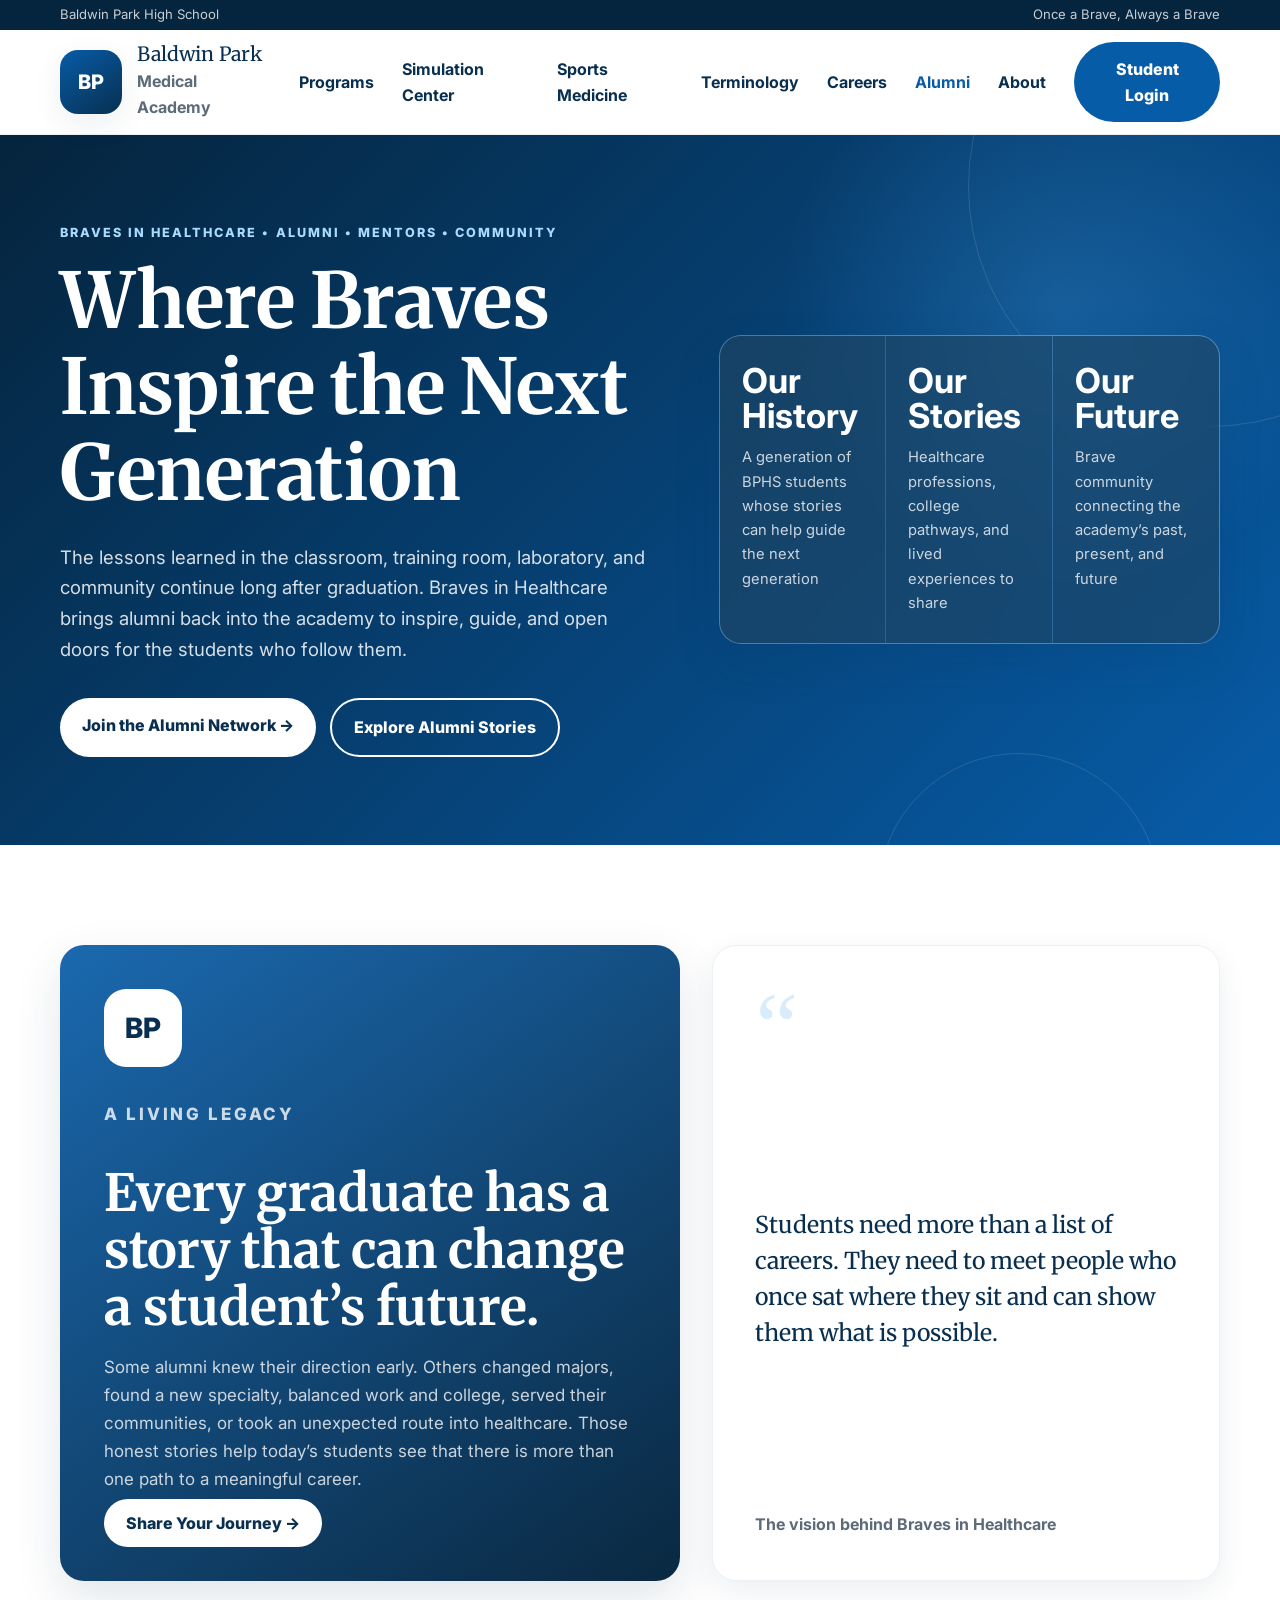
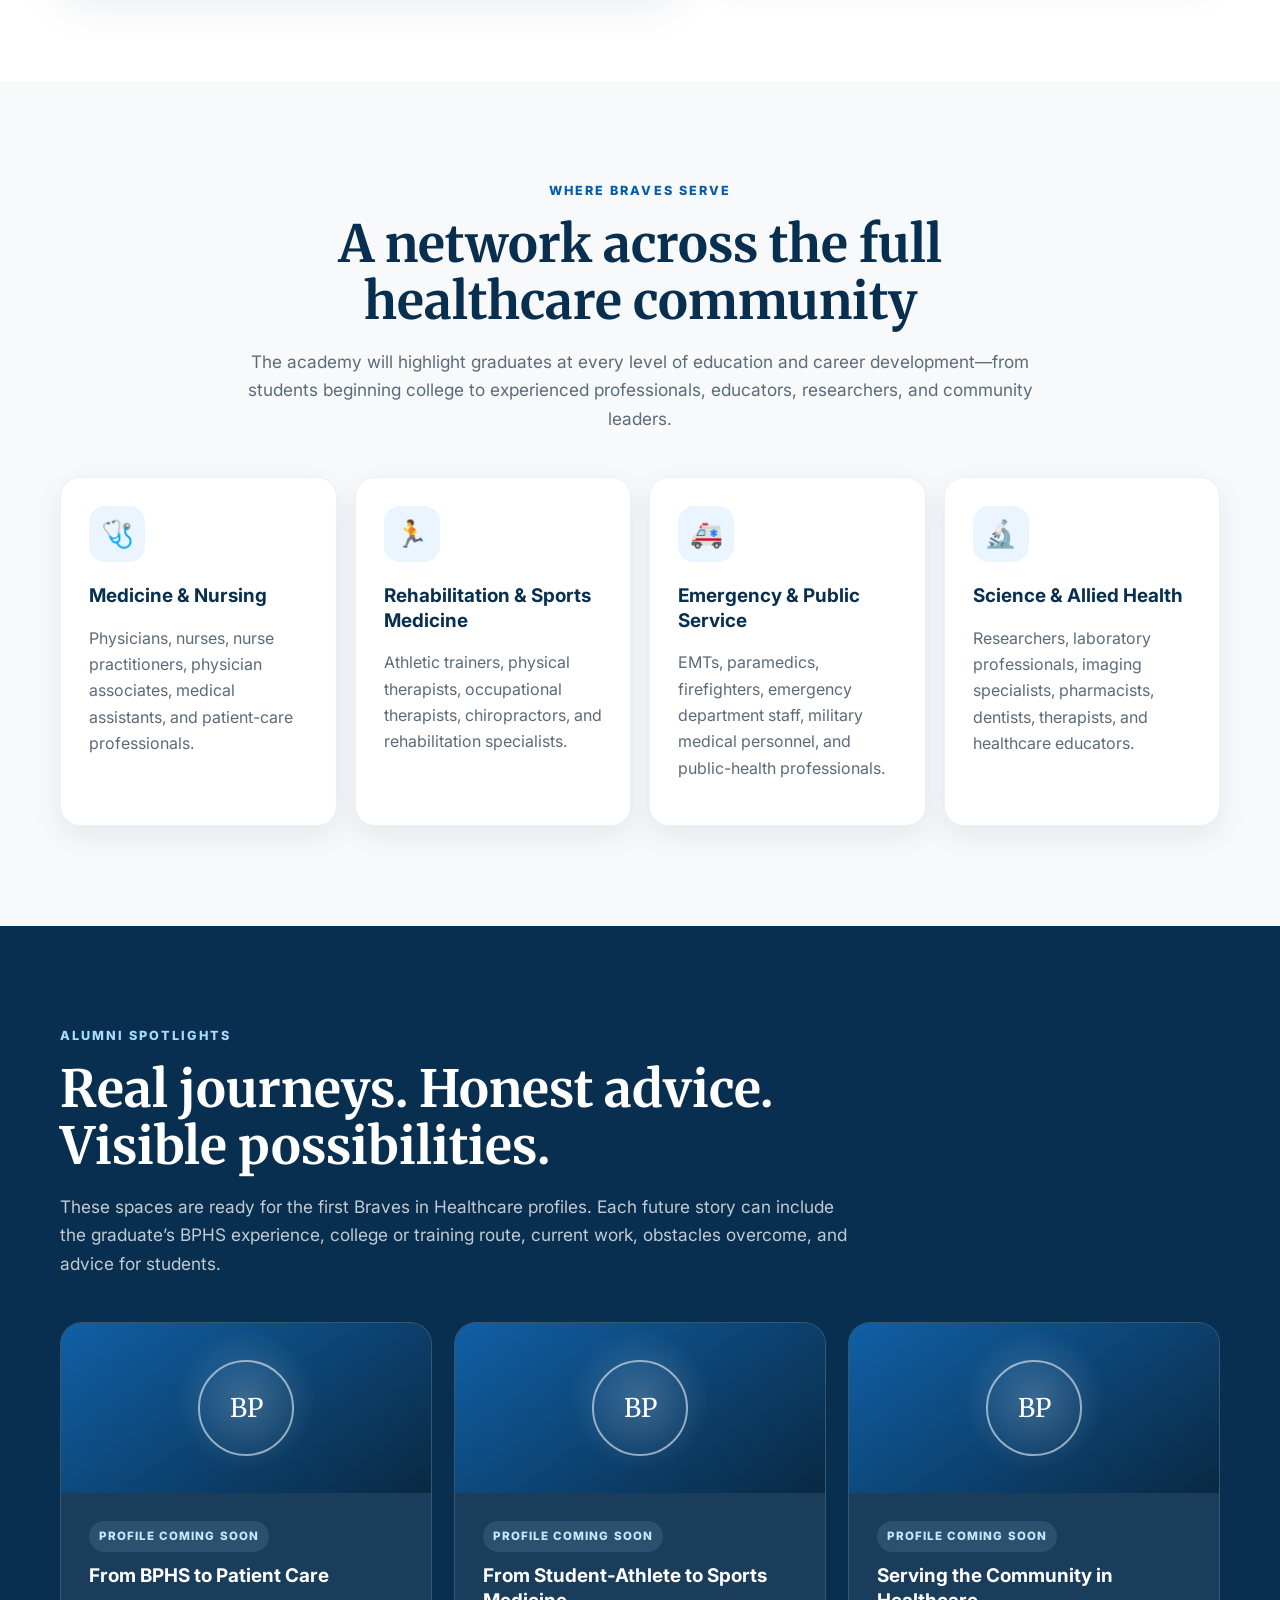
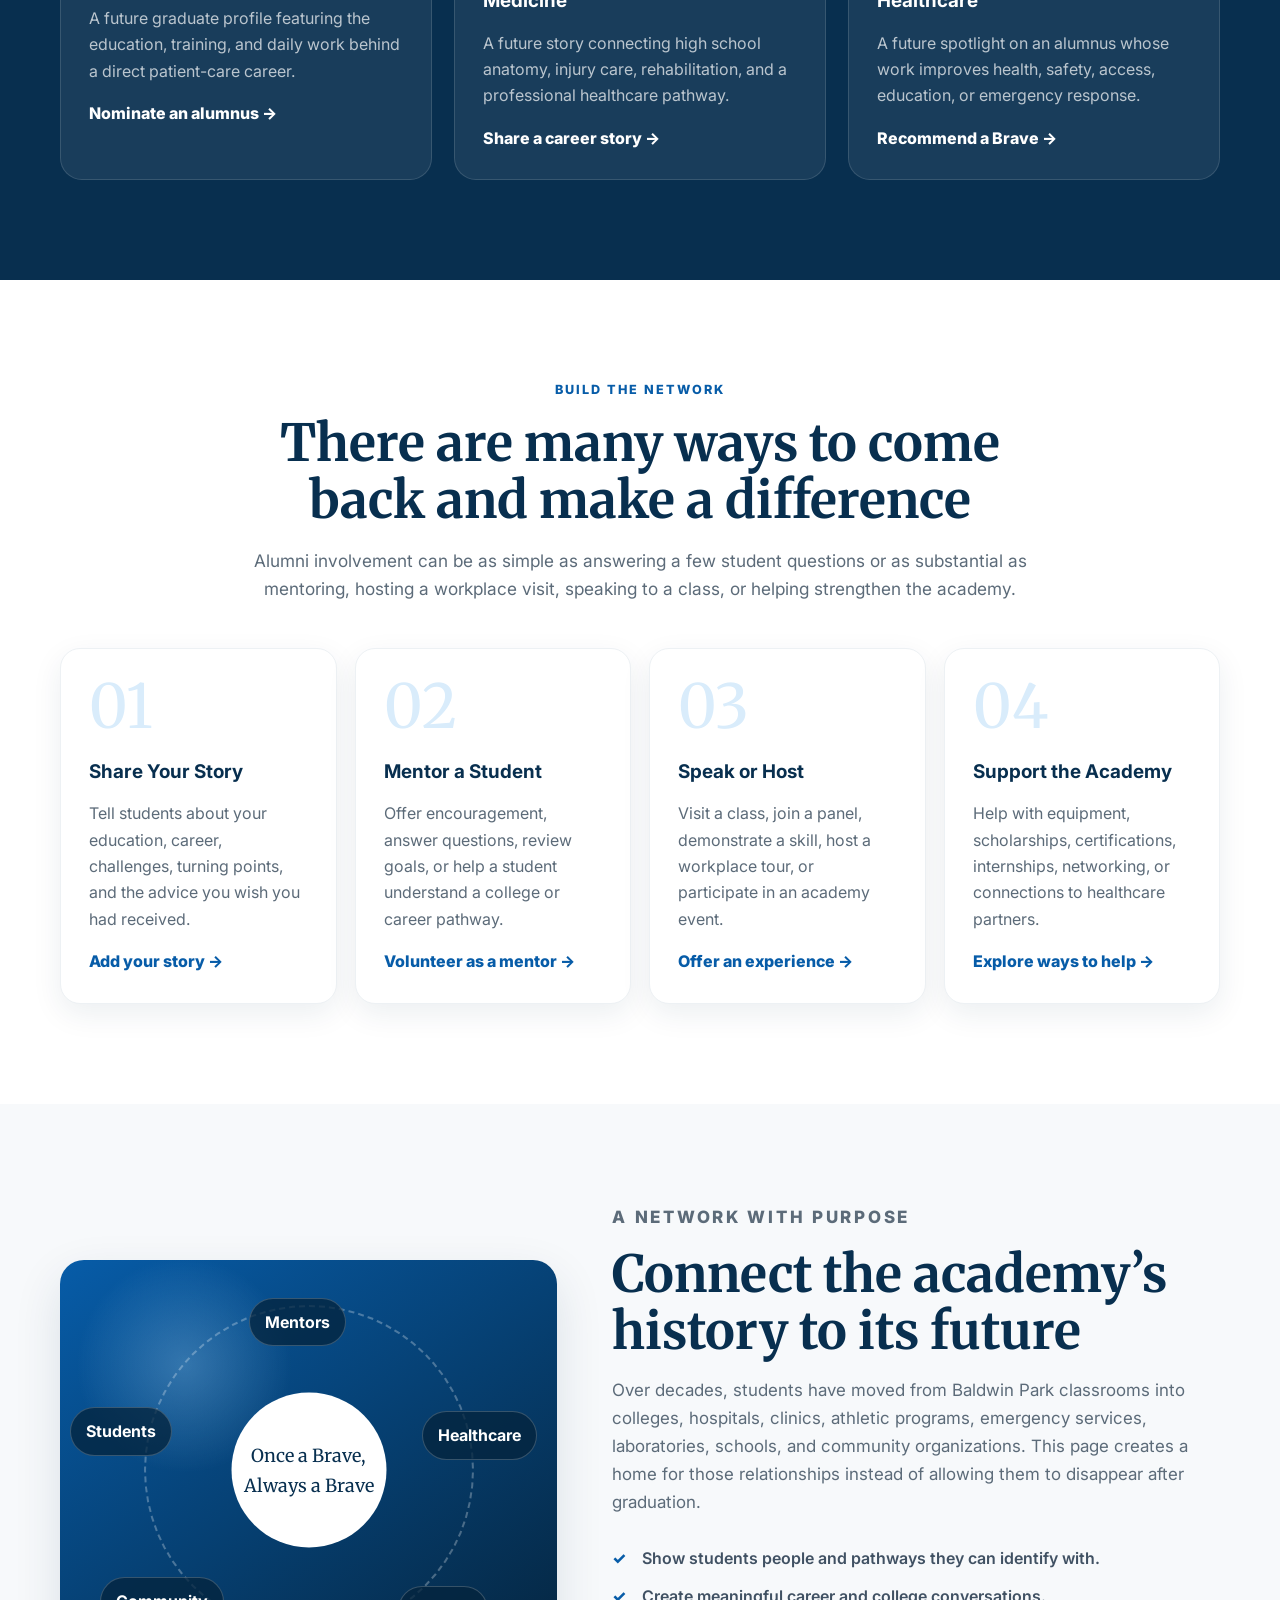
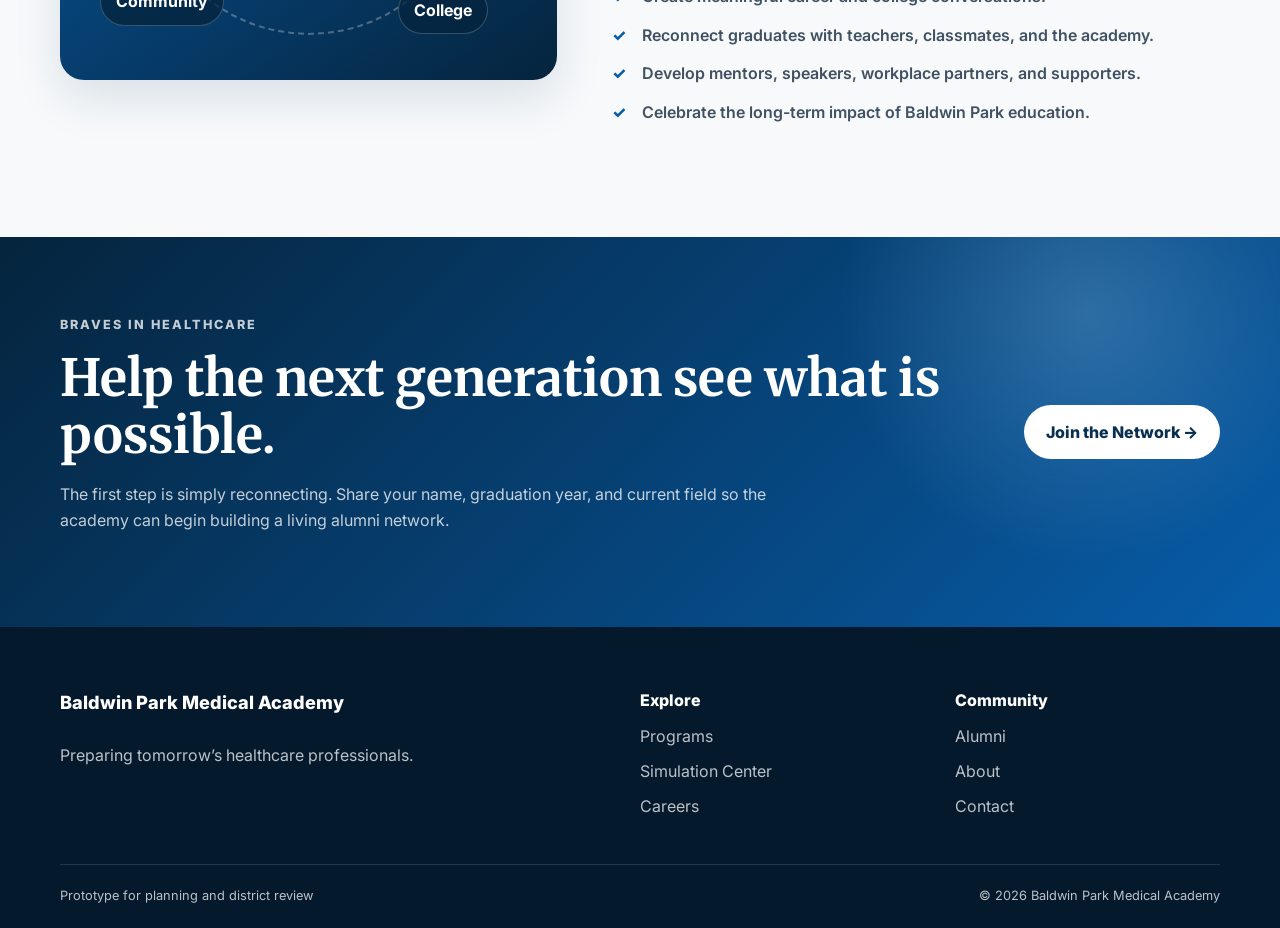
<file: alumni.html>
<!DOCTYPE html>

<html lang="en">
<head>
  <meta charset="UTF-8" />
  <meta name="viewport" content="width=device-width, initial-scale=1.0" />
  <meta name="description" content="Braves in Healthcare — connecting Baldwin Park Medical Academy students with alumni, mentors, speakers, and healthcare professionals." />
  <title>Braves in Healthcare | Baldwin Park Medical Academy</title>
  <link rel="preconnect" href="https://fonts.googleapis.com" />
  <link rel="preconnect" href="https://fonts.gstatic.com" crossorigin />
  <link href="https://fonts.googleapis.com/css2?family=Inter:wght@400;500;600;700;800&family=Merriweather:wght@700&display=swap" rel="stylesheet" />
  <style>
    :root{--navy:#082f4f;--navy-deep:#05243d;--blue:#075ca8;--blue-bright:#0b72ce;--blue-pale:#eaf5ff;--blue-soft:#d9ecfb;--white:#fff;--ink:#142334;--gray-700:#405163;--gray-600:#5c6b79;--gray-300:#c7d0d8;--gray-100:#edf1f4;--gray-50:#f7f9fb;--radius:24px;--shadow:0 18px 48px rgba(5,47,79,.12);--shadow-soft:0 10px 30px rgba(5,47,79,.08)}
    *{box-sizing:border-box}html{scroll-behavior:smooth}body{margin:0;color:var(--ink);background:var(--white);font-family:"Inter",sans-serif;line-height:1.65}body.modal-open{overflow:hidden}a{color:inherit}button,input,select,textarea{font:inherit}.container{width:min(1160px,calc(100% - 40px));margin:0 auto}.skip-link{position:fixed;left:16px;top:-80px;z-index:1000;padding:12px 16px;border-radius:10px;color:#fff;background:var(--navy-deep);text-decoration:none;font-weight:800}.skip-link:focus{top:16px}.topbar{color:rgba(255,255,255,.78);background:var(--navy-deep);font-size:.82rem}.topbar-inner{min-height:30px;display:flex;justify-content:space-between;align-items:center;gap:20px}.site-header{position:sticky;top:0;z-index:50;background:rgba(255,255,255,.97);border-bottom:1px solid var(--gray-100);backdrop-filter:blur(12px)}.nav-wrap{min-height:104px;display:flex;align-items:center;justify-content:space-between;gap:28px}.brand{display:inline-flex;align-items:center;gap:15px;color:var(--navy);text-decoration:none}.brand-mark{width:64px;height:64px;border-radius:18px;display:grid;place-items:center;color:#fff;background:linear-gradient(145deg,var(--blue),var(--navy));box-shadow:var(--shadow-soft);font-weight:800;font-size:1.25rem}.brand-title{display:block;font-family:"Merriweather",serif;font-size:1.22rem;line-height:1.15}.brand-subtitle{display:block;margin-top:2px;color:var(--gray-600);font-weight:700}.site-nav{display:flex;align-items:center;gap:28px}.site-nav a{color:var(--navy);text-decoration:none;font-weight:700}.site-nav a:hover,.site-nav a:focus-visible{color:var(--blue)}.site-nav a[aria-current="page"]{color:var(--blue)}.nav-login,.btn{border:0;border-radius:999px;padding:14px 22px;font-weight:800;text-decoration:none;cursor:pointer;transition:transform .2s ease,box-shadow .2s ease}.nav-login{color:#fff;background:var(--blue)}.btn:hover,.btn:focus-visible,.nav-login:hover,.nav-login:focus-visible{transform:translateY(-2px);box-shadow:0 12px 28px rgba(5,47,79,.18)}.btn-primary{color:#fff;background:var(--blue)}.btn-white{color:var(--navy);background:#fff}.btn-outline{color:var(--navy);background:transparent;border:2px solid var(--navy)}.menu-toggle{display:none;width:46px;height:46px;border:0;border-radius:12px;background:var(--blue-pale);cursor:pointer}.menu-toggle span:not(.sr-only){width:22px;height:2px;display:block;margin:5px auto;background:var(--navy)}.sr-only{position:absolute;width:1px;height:1px;padding:0;margin:-1px;overflow:hidden;clip:rect(0,0,0,0);white-space:nowrap;border:0}
    .page-hero{position:relative;overflow:hidden;color:#fff;background:radial-gradient(circle at 83% 25%,rgba(79,178,255,.22),transparent 24%),linear-gradient(135deg,var(--navy-deep),var(--blue))}.page-hero:before,.page-hero:after{content:"";position:absolute;border:1px solid rgba(255,255,255,.12);border-radius:50%}.page-hero:before{width:480px;height:480px;right:-170px;top:-190px}.page-hero:after{width:280px;height:280px;right:120px;bottom:-190px}.hero-grid{position:relative;z-index:1;min-height:610px;display:grid;grid-template-columns:1.08fr .92fr;align-items:center;gap:70px;padding:88px 0}.eyebrow{margin:0 0 14px;color:var(--blue);font-size:.79rem;font-weight:800;letter-spacing:.16em;text-transform:uppercase}.eyebrow-light{color:#a9dbff}h1,h2{margin:0;color:var(--navy);font-family:"Merriweather",serif;line-height:1.12}h1{max-width:760px;color:#fff;font-size:clamp(3rem,6vw,5.5rem)}h2{font-size:clamp(2.1rem,4vw,3.45rem)}h3{margin:0;color:var(--navy);font-size:1.18rem;line-height:1.3}.hero-copy>p:not(.eyebrow){max-width:680px;margin:26px 0 0;color:rgba(255,255,255,.84);font-size:1.16rem}.hero-actions{display:flex;flex-wrap:wrap;gap:14px;margin-top:34px}.hero-stats{display:grid;grid-template-columns:repeat(3,1fr);gap:1px;overflow:hidden;border:1px solid rgba(255,255,255,.18);border-radius:22px;background:rgba(255,255,255,.14);box-shadow:var(--shadow);backdrop-filter:blur(12px)}.hero-stat{min-height:155px;padding:28px 22px;background:rgba(4,45,76,.52)}.hero-stat strong{display:block;color:#fff;font-size:2.15rem;line-height:1}.hero-stat span{display:block;margin-top:12px;color:rgba(255,255,255,.78);font-size:.92rem}.section{padding:100px 0}.section-soft{background:var(--gray-50)}.section-blue{color:#fff;background:var(--navy)}.section-blue h2,.section-blue h3{color:#fff}.section-heading{max-width:800px;margin-bottom:44px}.section-heading.center{margin-inline:auto;text-align:center}.section-heading>p:last-child{color:var(--gray-600);font-size:1.08rem}.section-blue .section-heading>p:last-child{color:rgba(255,255,255,.75)}
    .story-grid{display:grid;grid-template-columns:1.1fr .9fr;gap:32px;align-items:stretch}.story-card{min-height:430px;border-radius:var(--radius);padding:44px;color:#fff;background:linear-gradient(145deg,rgba(7,92,168,.92),rgba(5,36,61,.98));box-shadow:var(--shadow);display:flex;flex-direction:column;justify-content:space-between}.story-mark{width:78px;height:78px;border-radius:22px;display:grid;place-items:center;color:var(--navy);background:#fff;font-size:1.75rem;font-weight:800}.story-card h2{max-width:630px;margin-top:36px;color:#fff}.story-card p{max-width:650px;color:rgba(255,255,255,.78);font-size:1.06rem}.quote-card{border:1px solid var(--gray-100);border-radius:var(--radius);padding:42px;background:#fff;box-shadow:var(--shadow-soft);display:flex;flex-direction:column;justify-content:space-between}.quote-mark{color:var(--blue-soft);font-family:Georgia,serif;font-size:6rem;line-height:.8}.quote-card blockquote{margin:12px 0 30px;color:var(--navy);font-family:"Merriweather",serif;font-size:1.45rem;line-height:1.55}.quote-card footer{color:var(--gray-600);font-weight:700}.pathway-grid{display:grid;grid-template-columns:repeat(4,1fr);gap:18px}.pathway-card{min-height:265px;border:1px solid var(--gray-100);border-radius:20px;padding:28px;background:#fff;box-shadow:var(--shadow-soft)}.pathway-icon{width:56px;height:56px;margin-bottom:22px;border-radius:16px;display:grid;place-items:center;color:var(--blue);background:var(--blue-pale);font-size:1.65rem}.pathway-card p{color:var(--gray-600)}.profile-grid{display:grid;grid-template-columns:repeat(3,1fr);gap:22px}.profile-card{overflow:hidden;border:1px solid rgba(255,255,255,.13);border-radius:22px;background:rgba(255,255,255,.07)}.profile-top{min-height:170px;display:grid;place-items:center;background:radial-gradient(circle at 50% 45%,rgba(255,255,255,.19),transparent 34%),linear-gradient(145deg,rgba(11,114,206,.65),rgba(5,36,61,.8))}.profile-initials{width:96px;height:96px;border:2px solid rgba(255,255,255,.55);border-radius:50%;display:grid;place-items:center;color:#fff;font-family:"Merriweather",serif;font-size:1.6rem}.profile-body{padding:28px}.profile-label{display:inline-block;margin-bottom:12px;padding:6px 10px;border-radius:999px;color:#c8e8ff;background:rgba(169,219,255,.12);font-size:.72rem;font-weight:800;letter-spacing:.09em;text-transform:uppercase}.profile-body p{color:rgba(255,255,255,.7)}.profile-link{color:#fff;text-decoration:none;font-weight:800}.profile-link:hover,.profile-link:focus-visible{text-decoration:underline}.connection-grid{display:grid;grid-template-columns:repeat(4,1fr);gap:18px}.connection-card{border:1px solid var(--gray-100);border-radius:20px;padding:28px;background:#fff;box-shadow:var(--shadow-soft);display:flex;flex-direction:column}.connection-card .number{color:var(--blue-soft);font-family:"Merriweather",serif;font-size:3.8rem;line-height:1}.connection-card h3{margin-top:22px}.connection-card p{flex:1;color:var(--gray-600)}.text-link{border:0;padding:0;background:none;color:var(--blue);text-decoration:none;font-weight:800;text-align:left;cursor:pointer}.text-link:hover,.text-link:focus-visible{text-decoration:underline}.legacy-grid{display:grid;grid-template-columns:.9fr 1.1fr;gap:55px;align-items:center}.legacy-visual{min-height:420px;position:relative;overflow:hidden;border-radius:var(--radius);color:#fff;background:radial-gradient(circle at 25% 25%,rgba(169,219,255,.28),transparent 22%),linear-gradient(145deg,var(--blue),var(--navy-deep));box-shadow:var(--shadow)}.legacy-ring{position:absolute;width:330px;height:330px;left:50%;top:50%;border:2px dashed rgba(255,255,255,.28);border-radius:50%;transform:translate(-50%,-50%)}.legacy-center{position:absolute;left:50%;top:50%;width:155px;height:155px;border-radius:50%;display:grid;place-items:center;text-align:center;color:var(--navy);background:#fff;transform:translate(-50%,-50%);font-family:"Merriweather",serif;font-size:1.12rem}.legacy-chip{position:absolute;padding:10px 15px;border-radius:999px;color:#fff;background:rgba(5,36,61,.76);border:1px solid rgba(255,255,255,.2);font-weight:700}.chip-1{left:38%;top:9%}.chip-2{right:4%;top:36%}.chip-3{right:14%;bottom:11%}.chip-4{left:8%;bottom:13%}.chip-5{left:2%;top:35%}.legacy-copy p{color:var(--gray-600);font-size:1.06rem}.legacy-list{margin:28px 0 0;padding:0;list-style:none}.legacy-list li{margin:12px 0;padding-left:30px;position:relative;color:var(--gray-700);font-weight:600}.legacy-list li:before{content:"✓";position:absolute;left:0;color:var(--blue);font-weight:800}.cta-section{color:#fff;background:radial-gradient(circle at 85% 20%,rgba(169,219,255,.24),transparent 22%),linear-gradient(135deg,var(--navy-deep),var(--blue));padding:78px 0}.cta-inner{display:grid;grid-template-columns:1fr auto;gap:42px;align-items:center}.cta-inner h2{color:#fff}.cta-inner p{max-width:760px;color:rgba(255,255,255,.76)}.site-footer{color:rgba(255,255,255,.73);background:#041a2c;padding:60px 0 22px}.footer-grid{display:grid;grid-template-columns:2fr 1fr 1fr;gap:50px}.footer-grid>div{display:grid;align-content:start;gap:9px}.footer-brand,.footer-grid strong{color:#fff;font-weight:800}.footer-brand{font-size:1.14rem}.footer-grid a,.footer-button{width:fit-content;color:rgba(255,255,255,.73);border:0;padding:0;background:none;text-decoration:none;cursor:pointer}.footer-grid a:hover,.footer-grid a:focus-visible,.footer-button:hover,.footer-button:focus-visible{color:#fff}.footer-bottom{margin-top:44px;padding-top:20px;border-top:1px solid rgba(255,255,255,.12);display:flex;justify-content:space-between;gap:20px;font-size:.8rem}
    .modal-backdrop{position:fixed;inset:0;z-index:100;padding:20px;display:grid;place-items:center;background:rgba(3,24,40,.74)}.modal-backdrop[hidden]{display:none}.modal{width:min(560px,100%);max-height:calc(100vh - 40px);overflow:auto;position:relative;border-radius:24px;padding:40px;background:#fff;box-shadow:0 30px 90px rgba(0,0,0,.3)}.modal-close{position:absolute;right:18px;top:14px;width:40px;height:40px;border:0;border-radius:50%;color:var(--gray-600);background:var(--gray-50);font-size:1.7rem;cursor:pointer}.modal h2{padding-right:35px;font-size:2.2rem}.modal p{color:var(--gray-600)}.form-grid{display:grid;gap:16px;margin-top:24px}.form-grid label{display:grid;gap:7px;color:var(--navy);font-weight:700}.form-grid input,.form-grid select,.form-grid textarea{width:100%;border:1px solid var(--gray-300);border-radius:12px;padding:13px 14px;color:var(--ink);background:var(--gray-50)}.form-grid textarea{min-height:110px;resize:vertical}.form-note{margin:16px 0 0;color:var(--gray-600);font-size:.82rem;text-align:center}.success-message{padding:18px;border-radius:14px;color:var(--navy);background:var(--blue-pale);font-weight:700}
    @media(max-width:980px){.menu-toggle{display:block}.site-nav{position:absolute;left:20px;right:20px;top:125px;display:none;flex-direction:column;align-items:stretch;padding:22px;border-radius:18px;background:#fff;box-shadow:var(--shadow)}.site-nav.open{display:flex}.hero-grid,.story-grid,.legacy-grid{grid-template-columns:1fr}.hero-grid{min-height:auto}.hero-stats{max-width:760px}.pathway-grid,.connection-grid{grid-template-columns:1fr 1fr}.profile-grid{grid-template-columns:1fr}}
    @media(max-width:680px){.container{width:min(100% - 26px,1160px)}.topbar-motto{display:none}.brand-mark{width:54px;height:54px}.brand-title{font-size:1.05rem}.brand-subtitle{font-size:.82rem}.hero-grid{padding:66px 0}.hero-stats{grid-template-columns:1fr}.hero-stat{min-height:auto}.section{padding:74px 0}.story-card,.quote-card,.modal{padding:28px}.pathway-grid,.connection-grid{grid-template-columns:1fr}.legacy-visual{min-height:390px}.legacy-ring{width:275px;height:275px}.legacy-center{width:125px;height:125px}.legacy-chip{font-size:.75rem}.cta-inner,.footer-grid{grid-template-columns:1fr}.footer-bottom{flex-direction:column}}
  </style>
</head>
<body>
  <a class="skip-link" href="#main">Skip to main content</a>
  <header class="site-header">
    <div class="topbar"><div class="container topbar-inner"><span>Baldwin Park High School</span><span class="topbar-motto">Once a Brave, Always a Brave</span></div></div>
    <div class="container nav-wrap">
      <a class="brand" href="index.html" aria-label="Baldwin Park Medical Academy home"><span class="brand-mark" aria-hidden="true">BP</span><span><span class="brand-title">Baldwin Park</span><span class="brand-subtitle">Medical Academy</span></span></a>
      <button class="menu-toggle" type="button" aria-expanded="false" aria-controls="site-nav"><span></span><span></span><span></span><span class="sr-only">Toggle navigation</span></button>
      <nav id="site-nav" class="site-nav" aria-label="Main navigation"><a href="index.html#programs">Programs</a><a href="simulation-center.html">Simulation Center</a><a href="sports-medicine.html">Sports Medicine</a><a href="terminology.html">Terminology</a><a href="careers.html">Careers</a><a href="alumni.html" aria-current="page">Alumni</a><a href="index.html#about">About</a><button class="nav-login" type="button" data-open-login>Student Login</button></nav>
    </div>
  </header>
  <main id="main">
    <section class="page-hero"><div class="container hero-grid"><div class="hero-copy"><p class="eyebrow eyebrow-light">Braves in Healthcare • Alumni • Mentors • Community</p><h1>Where Braves Inspire the Next Generation</h1><p>The lessons learned in the classroom, training room, laboratory, and community continue long after graduation. Braves in Healthcare brings alumni back into the academy to inspire, guide, and open doors for the students who follow them.</p><div class="hero-actions"><a class="btn btn-white" href="alumni-signup.html">Join the Alumni Network →</a><a class="btn btn-outline" style="color:white;border-color:white" href="#stories">Explore Alumni Stories</a></div></div><div class="hero-stats" aria-label="Alumni network goals"><div class="hero-stat">
    <strong>Our History</strong>
    <span>A generation of BPHS students whose stories can help guide the next generation</span>
</div><div class="hero-stat"><strong>Our Stories</strong><span>Healthcare professions, college pathways, and lived experiences to share</span></div><div class="hero-stat"><strong>Our Future</strong><span>Brave community connecting the academy’s past, present, and future</span></div></div></div></section>
    <section class="section" id="stories"><div class="container story-grid"><article class="story-card"><div><div class="story-mark" aria-hidden="true">BP</div><p class="eyebrow eyebrow-light" style="margin-top:34px">A Living Legacy</p><h2>Every graduate has a story that can change a student’s future.</h2></div><div><p>Some alumni knew their direction early. Others changed majors, found a new specialty, balanced work and college, served their communities, or took an unexpected route into healthcare. Those honest stories help today’s students see that there is more than one path to a meaningful career.</p><a class="btn btn-white" href="#connect">Share Your Journey →</a></div></article><aside class="quote-card"><div class="quote-mark" aria-hidden="true">“</div><blockquote>Students need more than a list of careers. They need to meet people who once sat where they sit and can show them what is possible.</blockquote><footer>The vision behind Braves in Healthcare</footer></aside></div></section>
    <section class="section section-soft"><div class="container"><div class="section-heading center"><p class="eyebrow">Where Braves Serve</p><h2>A network across the full healthcare community</h2><p>The academy will highlight graduates at every level of education and career development—from students beginning college to experienced professionals, educators, researchers, and community leaders.</p></div><div class="pathway-grid"><article class="pathway-card"><div class="pathway-icon" aria-hidden="true">🩺</div><h3>Medicine &amp; Nursing</h3><p>Physicians, nurses, nurse practitioners, physician associates, medical assistants, and patient-care professionals.</p></article><article class="pathway-card"><div class="pathway-icon" aria-hidden="true">🏃</div><h3>Rehabilitation &amp; Sports Medicine</h3><p>Athletic trainers, physical therapists, occupational therapists, chiropractors, and rehabilitation specialists.</p></article><article class="pathway-card"><div class="pathway-icon" aria-hidden="true">🚑</div><h3>Emergency &amp; Public Service</h3><p>EMTs, paramedics, firefighters, emergency department staff, military medical personnel, and public-health professionals.</p></article><article class="pathway-card"><div class="pathway-icon" aria-hidden="true">🔬</div><h3>Science &amp; Allied Health</h3><p>Researchers, laboratory professionals, imaging specialists, pharmacists, dentists, therapists, and healthcare educators.</p></article></div></div></section>
    <section class="section section-blue"><div class="container"><div class="section-heading"><p class="eyebrow eyebrow-light">Alumni Spotlights</p><h2>Real journeys. Honest advice. Visible possibilities.</h2><p>These spaces are ready for the first Braves in Healthcare profiles. Each future story can include the graduate’s BPHS experience, college or training route, current work, obstacles overcome, and advice for students.</p></div><div class="profile-grid"><article class="profile-card"><div class="profile-top"><div class="profile-initials">BP</div></div><div class="profile-body"><span class="profile-label">Profile coming soon</span><h3>From BPHS to Patient Care</h3><p>A future graduate profile featuring the education, training, and daily work behind a direct patient-care career.</p><a class="profile-link" href="#connect">Nominate an alumnus →</a></div></article><article class="profile-card"><div class="profile-top"><div class="profile-initials">BP</div></div><div class="profile-body"><span class="profile-label">Profile coming soon</span><h3>From Student-Athlete to Sports Medicine</h3><p>A future story connecting high school anatomy, injury care, rehabilitation, and a professional healthcare pathway.</p><a class="profile-link" href="#connect">Share a career story →</a></div></article><article class="profile-card"><div class="profile-top"><div class="profile-initials">BP</div></div><div class="profile-body"><span class="profile-label">Profile coming soon</span><h3>Serving the Community in Healthcare</h3><p>A future spotlight on an alumnus whose work improves health, safety, access, education, or emergency response.</p><a class="profile-link" href="#connect">Recommend a Brave →</a></div></article></div></div></section>
    <section class="section" id="connect"><div class="container"><div class="section-heading center"><p class="eyebrow">Build the Network</p><h2>There are many ways to come back and make a difference</h2><p>Alumni involvement can be as simple as answering a few student questions or as substantial as mentoring, hosting a workplace visit, speaking to a class, or helping strengthen the academy.</p></div><div class="connection-grid"><article class="connection-card"><span class="number">01</span><h3>Share Your Story</h3><p>Tell students about your education, career, challenges, turning points, and the advice you wish you had received.</p><button class="text-link" type="button" href="alumni-signup.html">Add your story →</a></article><article class="connection-card"><span class="number">02</span><h3>Mentor a Student</h3><p>Offer encouragement, answer questions, review goals, or help a student understand a college or career pathway.</p><button class="text-link" type="button" href="alumni-signup.html">Volunteer as a mentor →</a></article><article class="connection-card"><span class="number">03</span><h3>Speak or Host</h3><p>Visit a class, join a panel, demonstrate a skill, host a workplace tour, or participate in an academy event.</p><button class="text-link" type="button" href="alumni-signup.html">Offer an experience →</a></article><article class="connection-card"><span class="number">04</span><h3>Support the Academy</h3><p>Help with equipment, scholarships, certifications, internships, networking, or connections to healthcare partners.</p><button class="text-link" type="button" href="alumni-signup.html">Explore ways to help →</a></article></div></div></section>
    <section class="section section-soft"><div class="container legacy-grid"><div class="legacy-visual" role="img" aria-label="A visual network connecting Baldwin Park Medical Academy with alumni careers"><div class="legacy-ring"></div><div class="legacy-center">Once a Brave,<br>Always a Brave</div><span class="legacy-chip chip-1">Mentors</span><span class="legacy-chip chip-2">Healthcare</span><span class="legacy-chip chip-3">College</span><span class="legacy-chip chip-4">Community</span><span class="legacy-chip chip-5">Students</span></div><div class="legacy-copy"><p class="eyebrow">A Network With Purpose</p><h2>Connect the academy’s history to its future</h2><p>Over decades, students have moved from Baldwin Park classrooms into colleges, hospitals, clinics, athletic programs, emergency services, laboratories, schools, and community organizations. This page creates a home for those relationships instead of allowing them to disappear after graduation.</p><ul class="legacy-list"><li>Show students people and pathways they can identify with.</li><li>Create meaningful career and college conversations.</li><li>Reconnect graduates with teachers, classmates, and the academy.</li><li>Develop mentors, speakers, workplace partners, and supporters.</li><li>Celebrate the long-term impact of Baldwin Park education.</li></ul></div></div></section>
    <section class="cta-section"><div class="container cta-inner"><div><p class="eyebrow eyebrow-light">Braves in Healthcare</p><h2>Help the next generation see what is possible.</h2><p>The first step is simply reconnecting. Share your name, graduation year, and current field so the academy can begin building a living alumni network.</p></div><a class="btn btn-white" href="alumni-signup.html">Join the Network →</a></div></section>
  </main>
  <footer class="site-footer"><div class="container footer-grid"><div><div class="footer-brand">Baldwin Park Medical Academy</div><p>Preparing tomorrow’s healthcare professionals.</p></div><div><strong>Explore</strong><a href="index.html#programs">Programs</a><a href="simulation-center.html">Simulation Center</a><a href="careers.html">Careers</a></div><div><strong>Community</strong><a href="alumni.html">Alumni</a><a href="index.html#about">About</a><button class="footer-button" type="button" data-open-form="contact">Contact</button></div></div><div class="container footer-bottom"><span>Prototype for planning and district review</span><span>© 2026 Baldwin Park Medical Academy</span></div></footer>
  <div class="modal-backdrop" id="login-modal" hidden><div class="modal" role="dialog" aria-modal="true" aria-labelledby="login-title"><button class="modal-close" type="button" aria-label="Close student login" data-close-modal>×</button><p class="eyebrow">Student Academy</p><h2 id="login-title">Student Login</h2><p>The student learning portal will be connected here in a future phase.</p><div class="form-grid"><label>Email or student ID<input type="text" disabled></label><label>Password<input type="password" disabled></label><button class="btn btn-primary" type="button" data-demo-login>Continue</button></div><p class="form-note">No student information is collected through this demonstration.</p></div></div>
  <div class="modal-backdrop" id="alumni-modal" hidden><div class="modal" role="dialog" aria-modal="true" aria-labelledby="alumni-form-title"><button class="modal-close" type="button" aria-label="Close alumni form" data-close-modal>×</button><p class="eyebrow">Braves in Healthcare</p><h2 id="alumni-form-title">Join the Alumni Network</h2><p id="alumni-form-intro">Share a few details so the academy can begin reconnecting with graduates.</p><div class="form-grid" id="alumni-form"><label>Name<input type="text" id="alumni-name" placeholder="Your name"></label><label>BPHS graduation year<input type="text" id="alumni-year" placeholder="Example: 2004"></label><label>Current field or role<input type="text" id="alumni-role" placeholder="Example: Registered nurse"></label><label>How would you like to participate?<select id="alumni-interest"><option>Share my career story</option><option>Mentor students</option><option>Speak to a class or panel</option><option>Host a workplace visit</option><option>Support the academy</option><option>Stay connected</option></select></label><label>Message<textarea id="alumni-message" placeholder="Tell us a little about your journey or how you would like to help."></textarea></label><button class="btn btn-primary" type="button" id="submit-alumni-form">Preview Submission</button></div><p class="form-note">This is a website prototype. The form does not send or store information yet.</p></div></div>
  <script>
    const menuToggle=document.querySelector('.menu-toggle'),siteNav=document.getElementById('site-nav'),loginModal=document.getElementById('login-modal'),alumniModal=document.getElementById('alumni-modal'),alumniTitle=document.getElementById('alumni-form-title'),alumniIntro=document.getElementById('alumni-form-intro'),alumniInterest=document.getElementById('alumni-interest');
    const formContent={story:{title:'Share Your Career Story',intro:'Help students understand the real journey from high school to a healthcare career.',interest:'Share my career story'},mentor:{title:'Volunteer as a Mentor',intro:'Tell us about your field and the type of guidance you may be able to offer.',interest:'Mentor students'},speaker:{title:'Speak, Demonstrate, or Host',intro:'Offer students an authentic career experience through a class visit, panel, demonstration, or workplace tour.',interest:'Speak to a class or panel'},support:{title:'Support the Medical Academy',intro:'Share an idea, professional connection, resource, or opportunity that could strengthen student learning.',interest:'Support the academy'},network:{title:'Join the Alumni Network',intro:'Share a few details so the academy can begin reconnecting with graduates.',interest:'Stay connected'},contact:{title:'Contact the Academy',intro:'Use this preview form to describe your question, idea, or connection to the academy.',interest:'Stay connected'}};
    function openModal(modal){modal.hidden=false;document.body.classList.add('modal-open');const closeButton=modal.querySelector('[data-close-modal]');if(closeButton)closeButton.focus()}function closeModal(modal){modal.hidden=true;document.body.classList.remove('modal-open')}
    menuToggle.addEventListener('click',()=>{const open=siteNav.classList.toggle('open');menuToggle.setAttribute('aria-expanded',String(open))});document.querySelectorAll('.site-nav a').forEach(link=>link.addEventListener('click',()=>{siteNav.classList.remove('open');menuToggle.setAttribute('aria-expanded','false')}));document.querySelector('[data-open-login]').addEventListener('click',()=>openModal(loginModal));document.querySelectorAll('[data-open-form]').forEach(button=>button.addEventListener('click',()=>{const content=formContent[button.dataset.openForm]||formContent.network;alumniTitle.textContent=content.title;alumniIntro.textContent=content.intro;alumniInterest.value=content.interest;openModal(alumniModal)}));document.querySelectorAll('[data-close-modal]').forEach(button=>button.addEventListener('click',()=>closeModal(button.closest('.modal-backdrop'))));document.querySelectorAll('.modal-backdrop').forEach(backdrop=>backdrop.addEventListener('click',event=>{if(event.target===backdrop)closeModal(backdrop)}));document.addEventListener('keydown',event=>{if(event.key==='Escape')document.querySelectorAll('.modal-backdrop:not([hidden])').forEach(closeModal)});document.querySelector('[data-demo-login]').addEventListener('click',()=>alert('The student portal will be connected in a future phase.'));document.getElementById('submit-alumni-form').addEventListener('click',()=>{const name=document.getElementById('alumni-name').value.trim(),form=document.getElementById('alumni-form');form.innerHTML=`<div class="success-message">Thank you${name?`, ${name}`:''}. This preview shows how the alumni connection form will work once it is connected to an approved school system.</div><button class="btn btn-primary" type="button" id="close-success">Close</button>`;document.getElementById('close-success').addEventListener('click',()=>closeModal(alumniModal))});
  </script>
</body>
</html>
</file>
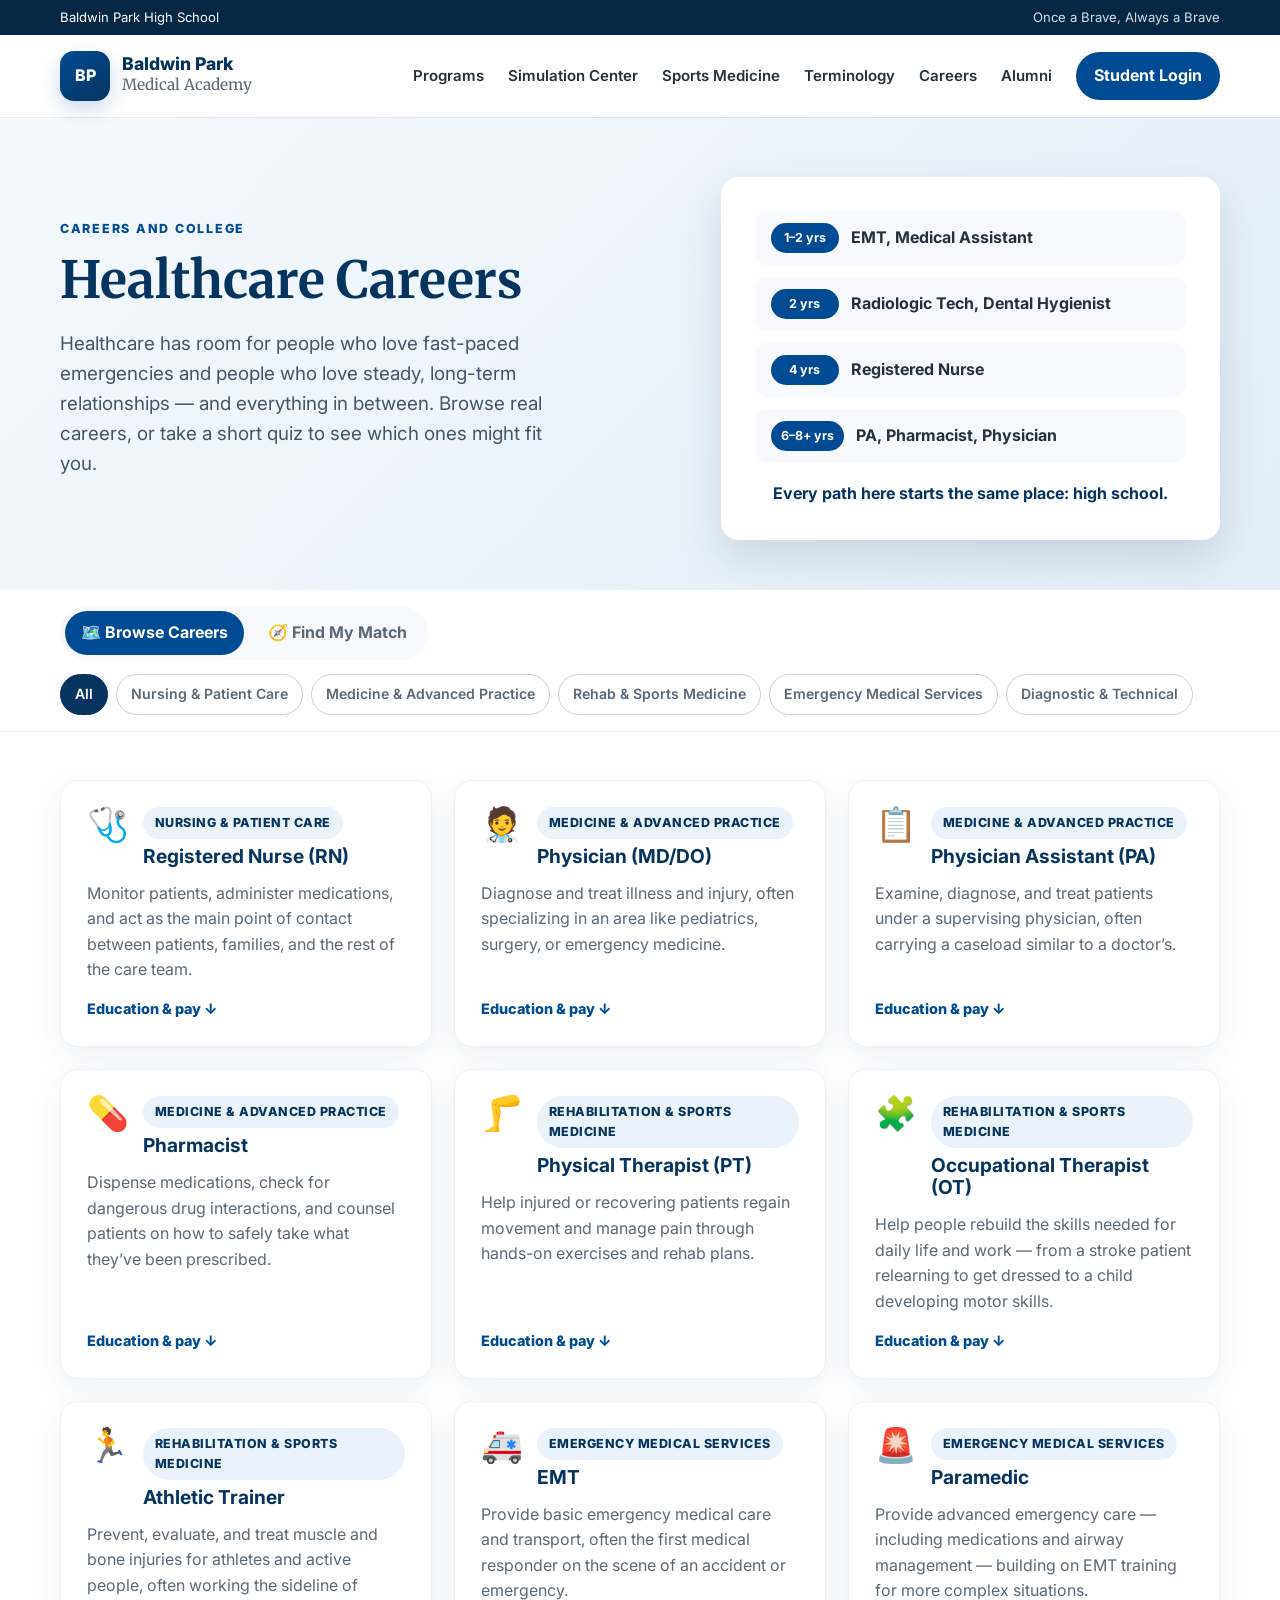
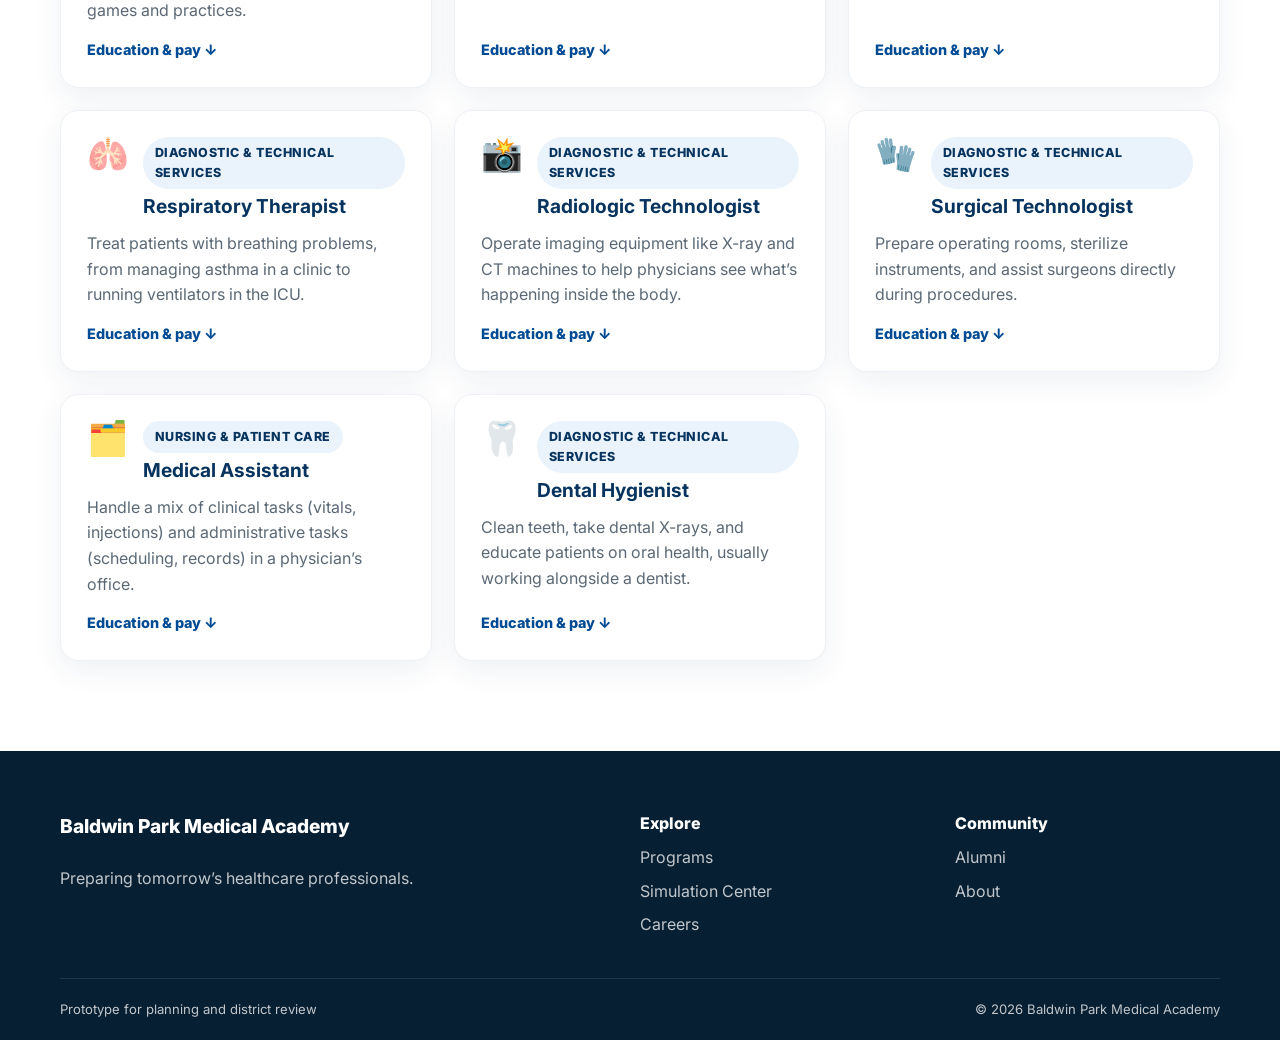
<file: careers.html>
<!DOCTYPE html>
<html lang="en">
<head>
  <meta charset="UTF-8" />
  <meta name="viewport" content="width=device-width, initial-scale=1.0" />
  <meta name="description" content="Explore healthcare careers at Baldwin Park Medical Academy — browse career profiles or take a quick quiz to find careers that match your interests." />
  <title>Careers | Baldwin Park Medical Academy</title>
  <link rel="preconnect" href="https://fonts.googleapis.com">
  <link rel="preconnect" href="https://fonts.gstatic.com" crossorigin>
  <link href="https://fonts.googleapis.com/css2?family=Inter:wght@400;500;600;700;800&family=Merriweather:wght@700&display=swap" rel="stylesheet">
  <link rel="stylesheet" href="styles.css" />
</head>
<body>
  <a class="skip-link" href="#main">Skip to main content</a>

  <header class="site-header">
    <div class="topbar">
      <div class="container topbar-inner">
        <span>Baldwin Park High School</span>
        <span class="topbar-motto">Once a Brave, Always a Brave</span>
      </div>
    </div>

    <div class="container nav-wrap">
      <a class="brand" href="index.html" aria-label="Baldwin Park Medical Academy home">
        <div class="brand-mark" aria-hidden="true">BP</div>
        <div>
          <div class="brand-title">Baldwin Park</div>
          <div class="brand-subtitle">Medical Academy</div>
        </div>
      </a>

      <button class="menu-toggle" aria-expanded="false" aria-controls="site-nav">
        <span></span><span></span><span></span>
        <span class="sr-only">Toggle navigation</span>
      </button>

      <nav id="site-nav" class="site-nav" aria-label="Main navigation">
        <a href="index.html#programs">Programs</a>
        <a href="simulation-center.html">Simulation Center</a>
        <a href="sports-medicine.html">Sports Medicine</a>
        <a href="terminology.html">Terminology</a>
        <a href="careers.html" aria-current="page">Careers</a>
        <a href="alumni.html">Alumni</a>
        <button class="nav-login" data-open-modal>Student Login</button>
      </nav>
    </div>
  </header>

  <main id="main">
    <section class="term-hero">
      <div class="container term-hero-grid">
        <div>
          <p class="eyebrow">Careers and College</p>
          <h1>Healthcare Careers</h1>
          <p class="hero-text">
            Healthcare has room for people who love fast-paced emergencies and people who love steady,
            long-term relationships &mdash; and everything in between. Browse real careers, or take a short
            quiz to see which ones might fit you.
          </p>
        </div>

        <div class="word-anatomy" role="img" aria-label="Healthcare careers range from a one-year certificate to an eight-plus year doctoral path">
          <div class="career-path-visual">
            <div class="path-step"><span>1&ndash;2 yrs</span>EMT, Medical Assistant</div>
            <div class="path-step"><span>2 yrs</span>Radiologic Tech, Dental Hygienist</div>
            <div class="path-step"><span>4 yrs</span>Registered Nurse</div>
            <div class="path-step"><span>6&ndash;8+ yrs</span>PA, Pharmacist, Physician</div>
          </div>
          <p class="word-anatomy-result">Every path here starts the same place: high school.</p>
        </div>
      </div>
    </section>

    <section class="term-controls">
      <div class="container term-controls-inner">
        <div class="term-tabs" role="tablist" aria-label="Careers mode">
          <button class="term-tab active" type="button" role="tab" aria-selected="true" data-career-mode="browse">🗺️ Browse Careers</button>
          <button class="term-tab" type="button" role="tab" aria-selected="false" data-career-mode="quiz">🧭 Find My Match</button>
        </div>
        <div class="term-chips" aria-label="Filter by category" id="career-category-chips">
          <button class="term-chip active" type="button" data-career-category="all">All</button>
          <button class="term-chip" type="button" data-career-category="nursing">Nursing &amp; Patient Care</button>
          <button class="term-chip" type="button" data-career-category="medicine">Medicine &amp; Advanced Practice</button>
          <button class="term-chip" type="button" data-career-category="rehab">Rehab &amp; Sports Medicine</button>
          <button class="term-chip" type="button" data-career-category="ems">Emergency Medical Services</button>
          <button class="term-chip" type="button" data-career-category="diagnostic">Diagnostic &amp; Technical</button>
        </div>
      </div>
    </section>

    <!-- BROWSE MODE -->
    <section id="career-mode-browse" class="term-mode career-mode-section active">
      <div class="container">
        <p class="term-empty" id="career-empty" hidden>No careers in this category yet.</p>
        <div class="career-grid" id="career-list"></div>
      </div>
    </section>

    <!-- QUIZ MODE -->
    <section id="career-mode-quiz" class="term-mode career-mode-section">
      <div class="container">
        <div id="career-quiz-body">
          <p class="term-progress" id="career-quiz-progress">Question 1 of 5</p>
          <div class="quiz-card">
            <p class="quiz-question" id="career-quiz-question">Question</p>
            <div class="quiz-options" id="career-quiz-options"></div>
          </div>
        </div>

        <div class="career-quiz-results" id="career-quiz-results" hidden>
          <h2>Your top career matches</h2>
          <p class="career-quiz-sub">Based on your answers &mdash; not a test score, just a starting point for research.</p>
          <div class="career-grid" id="career-quiz-matches"></div>
          <div class="study-controls">
            <button class="btn btn-outline" type="button" id="career-quiz-retry">Retake the Quiz</button>
          </div>
        </div>
      </div>
    </section>
  </main>

  <footer class="site-footer">
    <div class="container footer-grid">
      <div>
        <div class="footer-brand">Baldwin Park Medical Academy</div>
        <p>Preparing tomorrow’s healthcare professionals.</p>
      </div>
      <div>
        <strong>Explore</strong>
        <a href="index.html#programs">Programs</a>
        <a href="simulation-center.html">Simulation Center</a>
        <a href="careers.html">Careers</a>
      </div>
      <div>
        <strong>Community</strong>
        <a href="alumni.html">Alumni</a>
        <a href="index.html#about">About</a>
      </div>
    </div>
    <div class="container footer-bottom">
      <span>Prototype for planning and district review</span>
      <span>© 2026 Baldwin Park Medical Academy</span>
    </div>
  </footer>

  <div class="modal-backdrop" id="login-modal" hidden>
    <div class="modal" role="dialog" aria-modal="true" aria-labelledby="modal-title">
      <button class="modal-close" aria-label="Close dialog">×</button>
      <div class="modal-icon">🩺</div>
      <h2 id="modal-title">Student Academy Preview</h2>
      <p>This prototype shows where students will eventually sign in using a district-approved account.</p>
      <div class="login-preview">
        <label>Email or student ID<input type="text" placeholder="student@district.org" disabled></label>
        <label>Password<input type="password" placeholder="••••••••" disabled></label>
        <button class="btn btn-primary" id="demo-dashboard">View Demo Dashboard</button>
      </div>
      <small>No student information is collected in this prototype.</small>
    </div>
  </div>

  <div class="toast" id="toast" role="status" aria-live="polite"></div>

  <script src="script.js"></script>
  <script src="careers.js"></script>
</body>
</html>
</file>
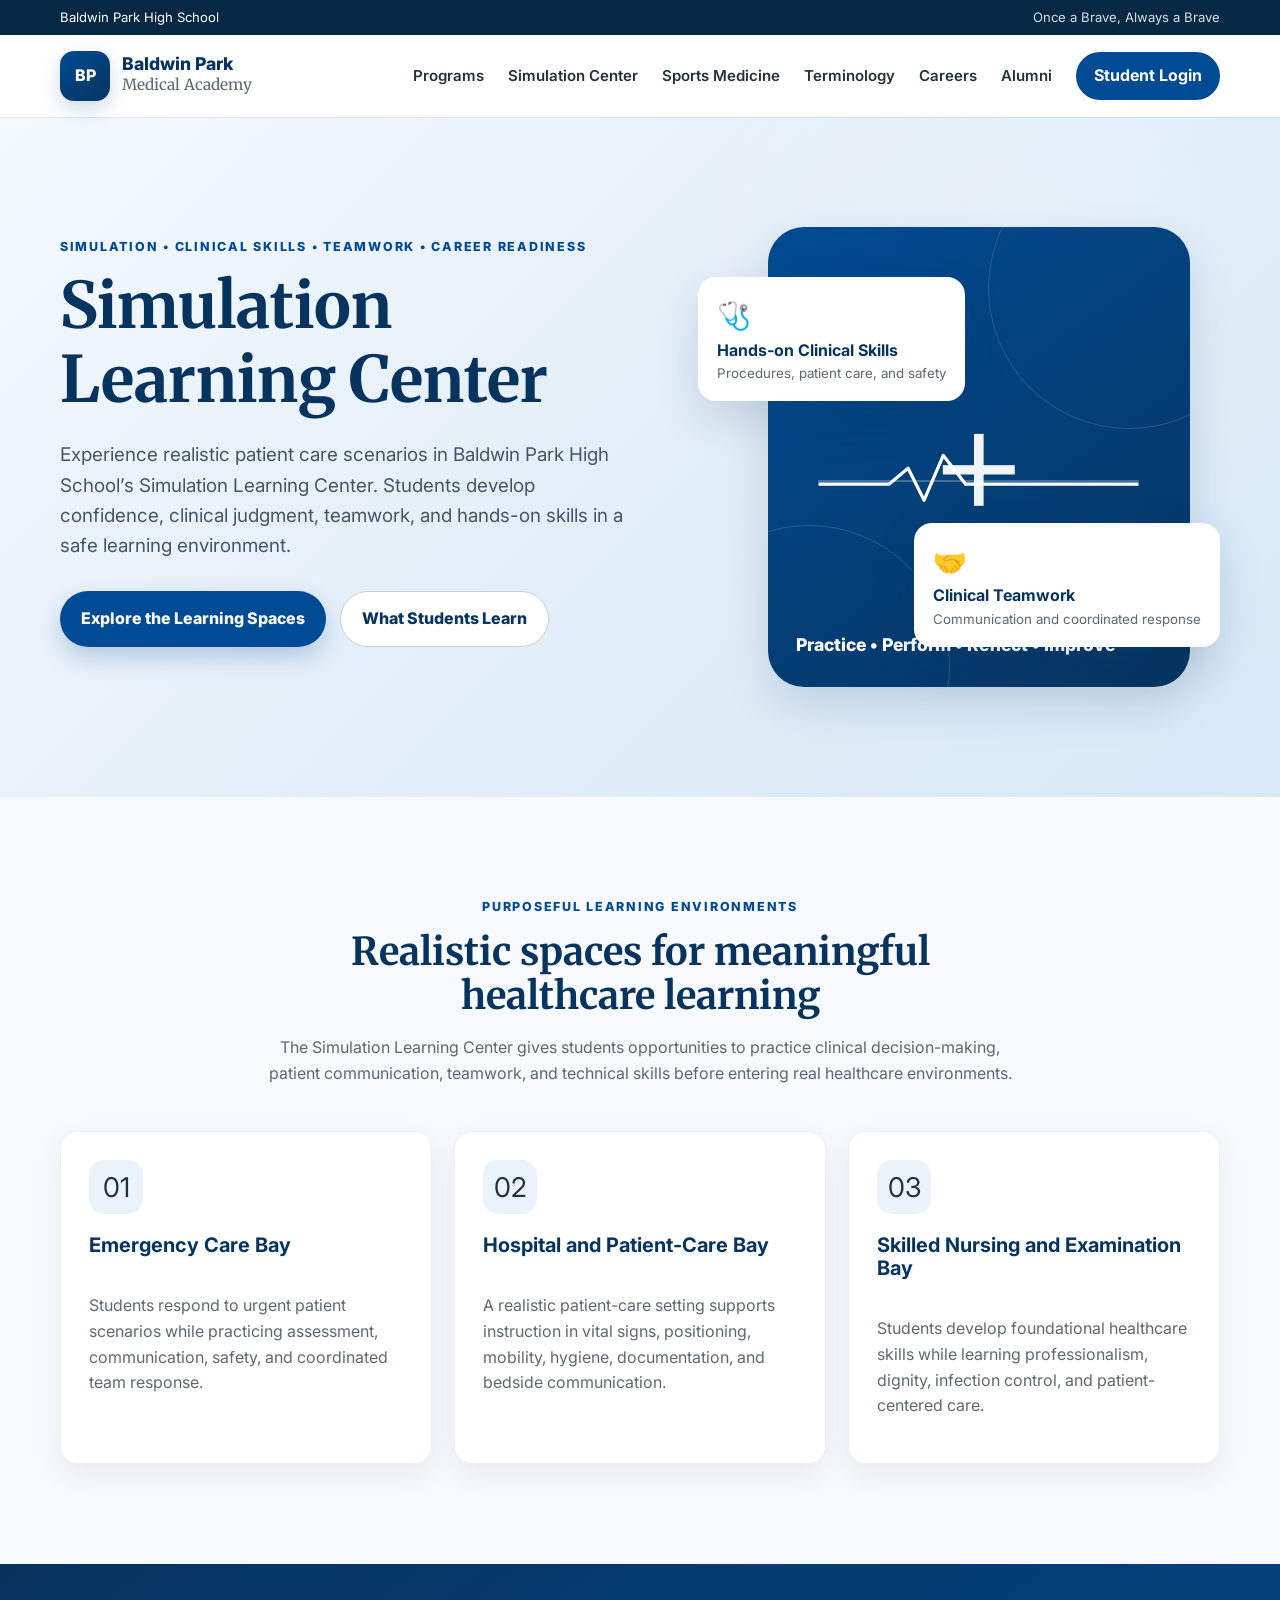
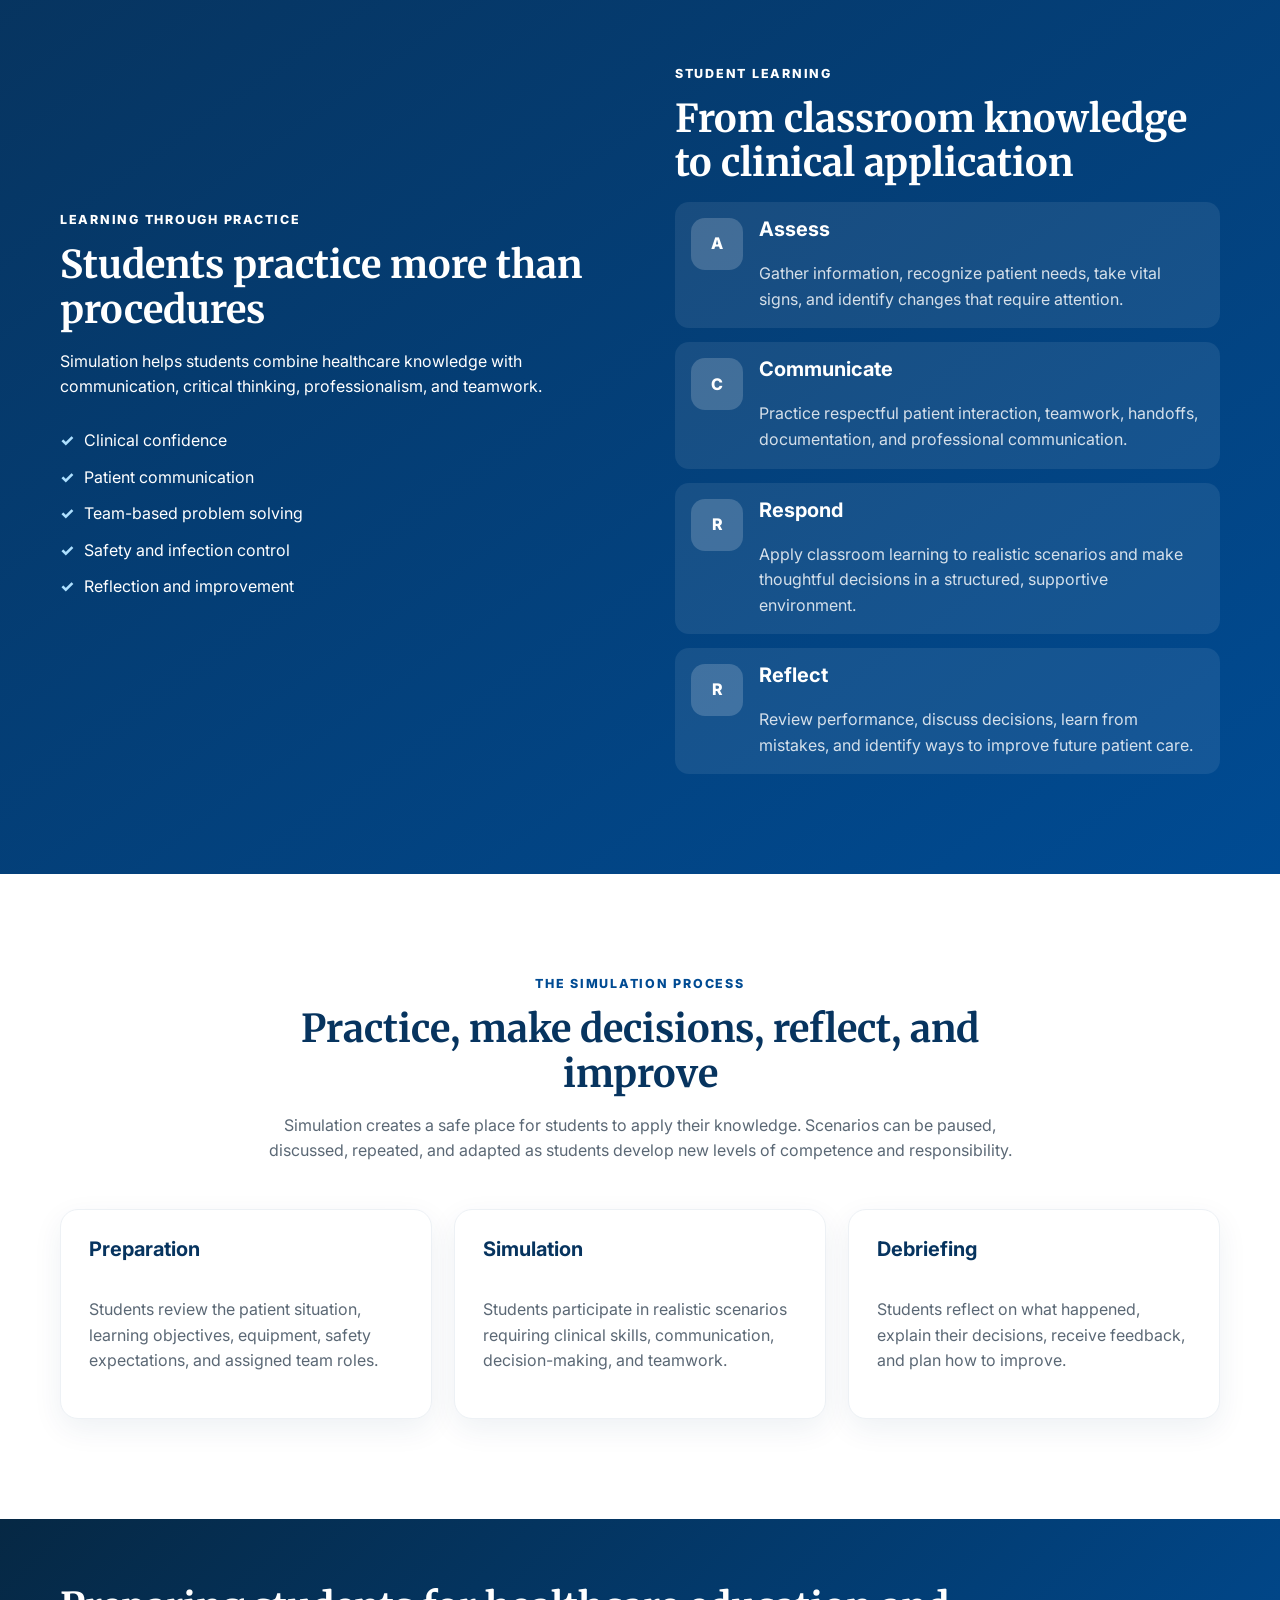
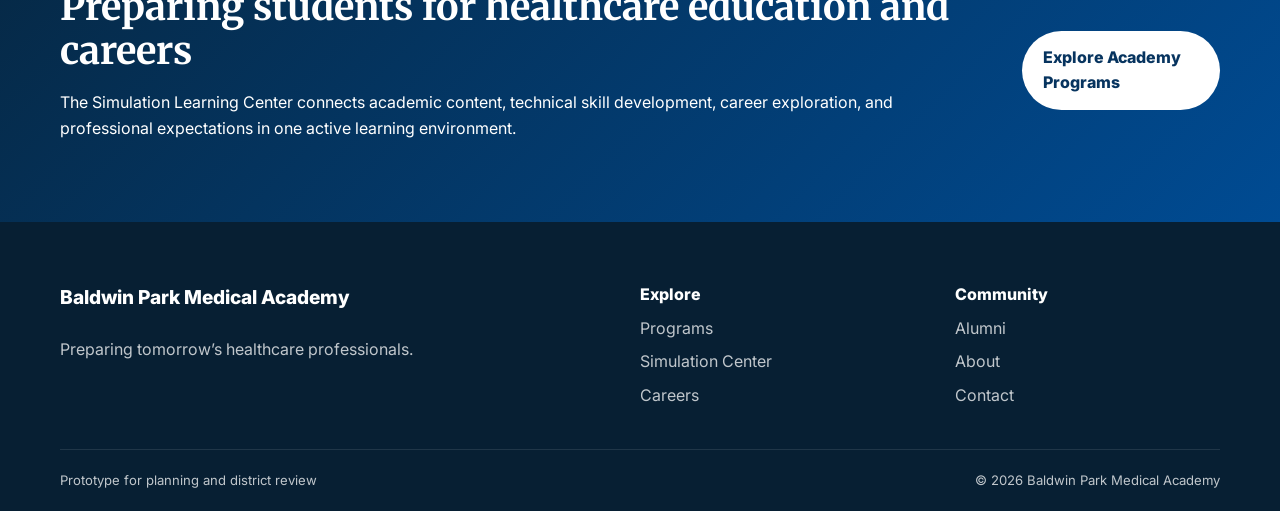
<file: simulation-center.html>
<!DOCTYPE html>
<html lang="en">
<head>
  <meta charset="UTF-8" />
  <meta name="viewport" content="width=device-width, initial-scale=1.0" />
  <meta name="description" content="Explore the Baldwin Park High School Simulation Learning Center, where students develop clinical skills, teamwork, confidence, and career readiness through realistic healthcare experiences." />
  <title>Simulation Learning Center | Baldwin Park Medical Academy</title>
  <link rel="preconnect" href="https://fonts.googleapis.com">
  <link rel="preconnect" href="https://fonts.gstatic.com" crossorigin>
  <link href="https://fonts.googleapis.com/css2?family=Inter:wght@400;500;600;700;800&family=Merriweather:wght@700&display=swap" rel="stylesheet">
  <link rel="stylesheet" href="styles.css" />
</head>
<body>
  <a class="skip-link" href="#main">Skip to main content</a>

  <header class="site-header">
    <div class="topbar">
      <div class="container topbar-inner">
        <span>Baldwin Park High School</span>
        <span class="topbar-motto">Once a Brave, Always a Brave</span>
      </div>
    </div>

    <div class="container nav-wrap">
      <a class="brand" href="index.html" aria-label="Baldwin Park Medical Academy home">
        <div class="brand-mark" aria-hidden="true">BP</div>
        <div>
          <div class="brand-title">Baldwin Park</div>
          <div class="brand-subtitle">Medical Academy</div>
        </div>
      </a>

      <button class="menu-toggle" aria-expanded="false" aria-controls="site-nav">
        <span></span><span></span><span></span>
        <span class="sr-only">Toggle navigation</span>
      </button>

      <nav id="site-nav" class="site-nav" aria-label="Main navigation">
        <a href="index.html#programs">Programs</a>
        <a href="simulation-center.html" aria-current="page">Simulation Center</a>
        <a href="sports-medicine.html">Sports Medicine</a>
        <a href="terminology.html">Terminology</a>
        <a href="careers.html">Careers</a>
        <a href="alumni.html">Alumni</a>
        <button class="nav-login" data-open-modal>Student Login</button>
      </nav>
    </div>
  </header>

  <main id="main">
    <section class="hero">
      <div class="container hero-grid">
        <div class="hero-copy">
          <p class="eyebrow">Simulation &bull; Clinical Skills &bull; Teamwork &bull; Career Readiness</p>
          <h1>Simulation Learning Center</h1>
          <p class="hero-text">
            Experience realistic patient care scenarios in Baldwin Park High School&rsquo;s Simulation Learning
            Center. Students develop confidence, clinical judgment, teamwork, and hands-on skills in a safe
            learning environment.
          </p>
          <div class="hero-actions">
            <a class="btn btn-primary" href="#learning-spaces">Explore the Learning Spaces</a>
            <a class="btn btn-secondary" href="#student-learning">What Students Learn</a>
          </div>
        </div>

        <div class="hero-visual" role="img" aria-label="Graphic representing medical simulation, clinical skills, and teamwork">
          <div class="visual-panel visual-main">
            <div class="medical-cross">+</div>
            <div class="pulse-line" aria-hidden="true"></div>
            <div class="visual-label">Practice &bull; Perform &bull; Reflect &bull; Improve</div>
          </div>
          <div class="visual-card card-one">
            <span class="icon">🩺</span>
            <strong>Hands-on Clinical Skills</strong>
            <small>Procedures, patient care, and safety</small>
          </div>
          <div class="visual-card card-two">
            <span class="icon">🤝</span>
            <strong>Clinical Teamwork</strong>
            <small>Communication and coordinated response</small>
          </div>
        </div>
      </div>
    </section>

    <section id="learning-spaces" class="section section-light">
      <div class="container">
        <div class="section-heading">
          <p class="eyebrow">Purposeful Learning Environments</p>
          <h2>Realistic spaces for meaningful healthcare learning</h2>
          <p>
            The Simulation Learning Center gives students opportunities to practice clinical decision-making,
            patient communication, teamwork, and technical skills before entering real healthcare environments.
          </p>
        </div>
        <div class="card-grid three">
          <article class="program-card">
            <div class="program-icon">01</div>
            <h3>Emergency Care Bay</h3>
            <p>Students respond to urgent patient scenarios while practicing assessment, communication, safety, and coordinated team response.</p>
          </article>
          <article class="program-card">
            <div class="program-icon">02</div>
            <h3>Hospital and Patient-Care Bay</h3>
            <p>A realistic patient-care setting supports instruction in vital signs, positioning, mobility, hygiene, documentation, and bedside communication.</p>
          </article>
          <article class="program-card">
            <div class="program-icon">03</div>
            <h3>Skilled Nursing and Examination Bay</h3>
            <p>Students develop foundational healthcare skills while learning professionalism, dignity, infection control, and patient-centered care.</p>
          </article>
        </div>
      </div>
    </section>

    <section id="student-learning" class="section section-blue">
      <div class="container split-section">
        <div>
          <p class="eyebrow eyebrow-light">Learning Through Practice</p>
          <h2>Students practice more than procedures</h2>
          <p>
            Simulation helps students combine healthcare knowledge with communication, critical thinking,
            professionalism, and teamwork.
          </p>
          <ul class="check-list">
            <li>Clinical confidence</li>
            <li>Patient communication</li>
            <li>Team-based problem solving</li>
            <li>Safety and infection control</li>
            <li>Reflection and improvement</li>
          </ul>
        </div>
        <div>
          <p class="eyebrow eyebrow-light">Student Learning</p>
          <h2>From classroom knowledge to clinical application</h2>
          <div class="icon-row-list">
            <div class="icon-row-item">
              <div class="icon-row-badge">A</div>
              <div>
                <h3>Assess</h3>
                <p>Gather information, recognize patient needs, take vital signs, and identify changes that require attention.</p>
              </div>
            </div>
            <div class="icon-row-item">
              <div class="icon-row-badge">C</div>
              <div>
                <h3>Communicate</h3>
                <p>Practice respectful patient interaction, teamwork, handoffs, documentation, and professional communication.</p>
              </div>
            </div>
            <div class="icon-row-item">
              <div class="icon-row-badge">R</div>
              <div>
                <h3>Respond</h3>
                <p>Apply classroom learning to realistic scenarios and make thoughtful decisions in a structured, supportive environment.</p>
              </div>
            </div>
            <div class="icon-row-item">
              <div class="icon-row-badge">R</div>
              <div>
                <h3>Reflect</h3>
                <p>Review performance, discuss decisions, learn from mistakes, and identify ways to improve future patient care.</p>
              </div>
            </div>
          </div>
        </div>
      </div>
    </section>

    <section class="section">
      <div class="container">
        <div class="section-heading">
          <p class="eyebrow">The Simulation Process</p>
          <h2>Practice, make decisions, reflect, and improve</h2>
          <p>
            Simulation creates a safe place for students to apply their knowledge. Scenarios can be paused,
            discussed, repeated, and adapted as students develop new levels of competence and responsibility.
          </p>
        </div>
        <div class="card-grid three">
          <article class="program-card">
            <h3>Preparation</h3>
            <p>Students review the patient situation, learning objectives, equipment, safety expectations, and assigned team roles.</p>
          </article>
          <article class="program-card">
            <h3>Simulation</h3>
            <p>Students participate in realistic scenarios requiring clinical skills, communication, decision-making, and teamwork.</p>
          </article>
          <article class="program-card">
            <h3>Debriefing</h3>
            <p>Students reflect on what happened, explain their decisions, receive feedback, and plan how to improve.</p>
          </article>
        </div>
      </div>
    </section>

    <section class="cta-section">
      <div class="container cta-inner">
        <div>
          <h2>Preparing students for healthcare education and careers</h2>
          <p>The Simulation Learning Center connects academic content, technical skill development, career exploration, and professional expectations in one active learning environment.</p>
        </div>
        <a class="btn btn-white" href="index.html#programs">Explore Academy Programs</a>
      </div>
    </section>
  </main>

  <footer class="site-footer">
    <div class="container footer-grid">
      <div>
        <div class="footer-brand">Baldwin Park Medical Academy</div>
        <p>Preparing tomorrow&rsquo;s healthcare professionals.</p>
      </div>
      <div>
        <strong>Explore</strong>
        <a href="index.html#programs">Programs</a>
        <a href="simulation-center.html">Simulation Center</a>
        <a href="careers.html">Careers</a>
      </div>
      <div>
        <strong>Community</strong>
        <a href="alumni.html">Alumni</a>
        <a href="index.html#about">About</a>
        <button class="footer-button" data-info="Contact the Academy">Contact</button>
      </div>
    </div>
    <div class="container footer-bottom">
      <span>Prototype for planning and district review</span>
      <span>© 2026 Baldwin Park Medical Academy</span>
    </div>
  </footer>

  <div class="modal-backdrop" id="login-modal" hidden>
    <div class="modal" role="dialog" aria-modal="true" aria-labelledby="modal-title">
      <button class="modal-close" aria-label="Close dialog">×</button>
      <div class="modal-icon">🩺</div>
      <h2 id="modal-title">Student Academy Preview</h2>
      <p>This prototype shows where students will eventually sign in using a district-approved account.</p>
      <div class="login-preview">
        <label>Email or student ID<input type="text" placeholder="student@district.org" disabled></label>
        <label>Password<input type="password" placeholder="••••••••" disabled></label>
        <button class="btn btn-primary" id="demo-dashboard">View Demo Dashboard</button>
      </div>
      <small>No student information is collected in this prototype.</small>
    </div>
  </div>

  <div class="toast" id="toast" role="status" aria-live="polite"></div>

  <script src="script.js"></script>
</body>
</html>
</file>
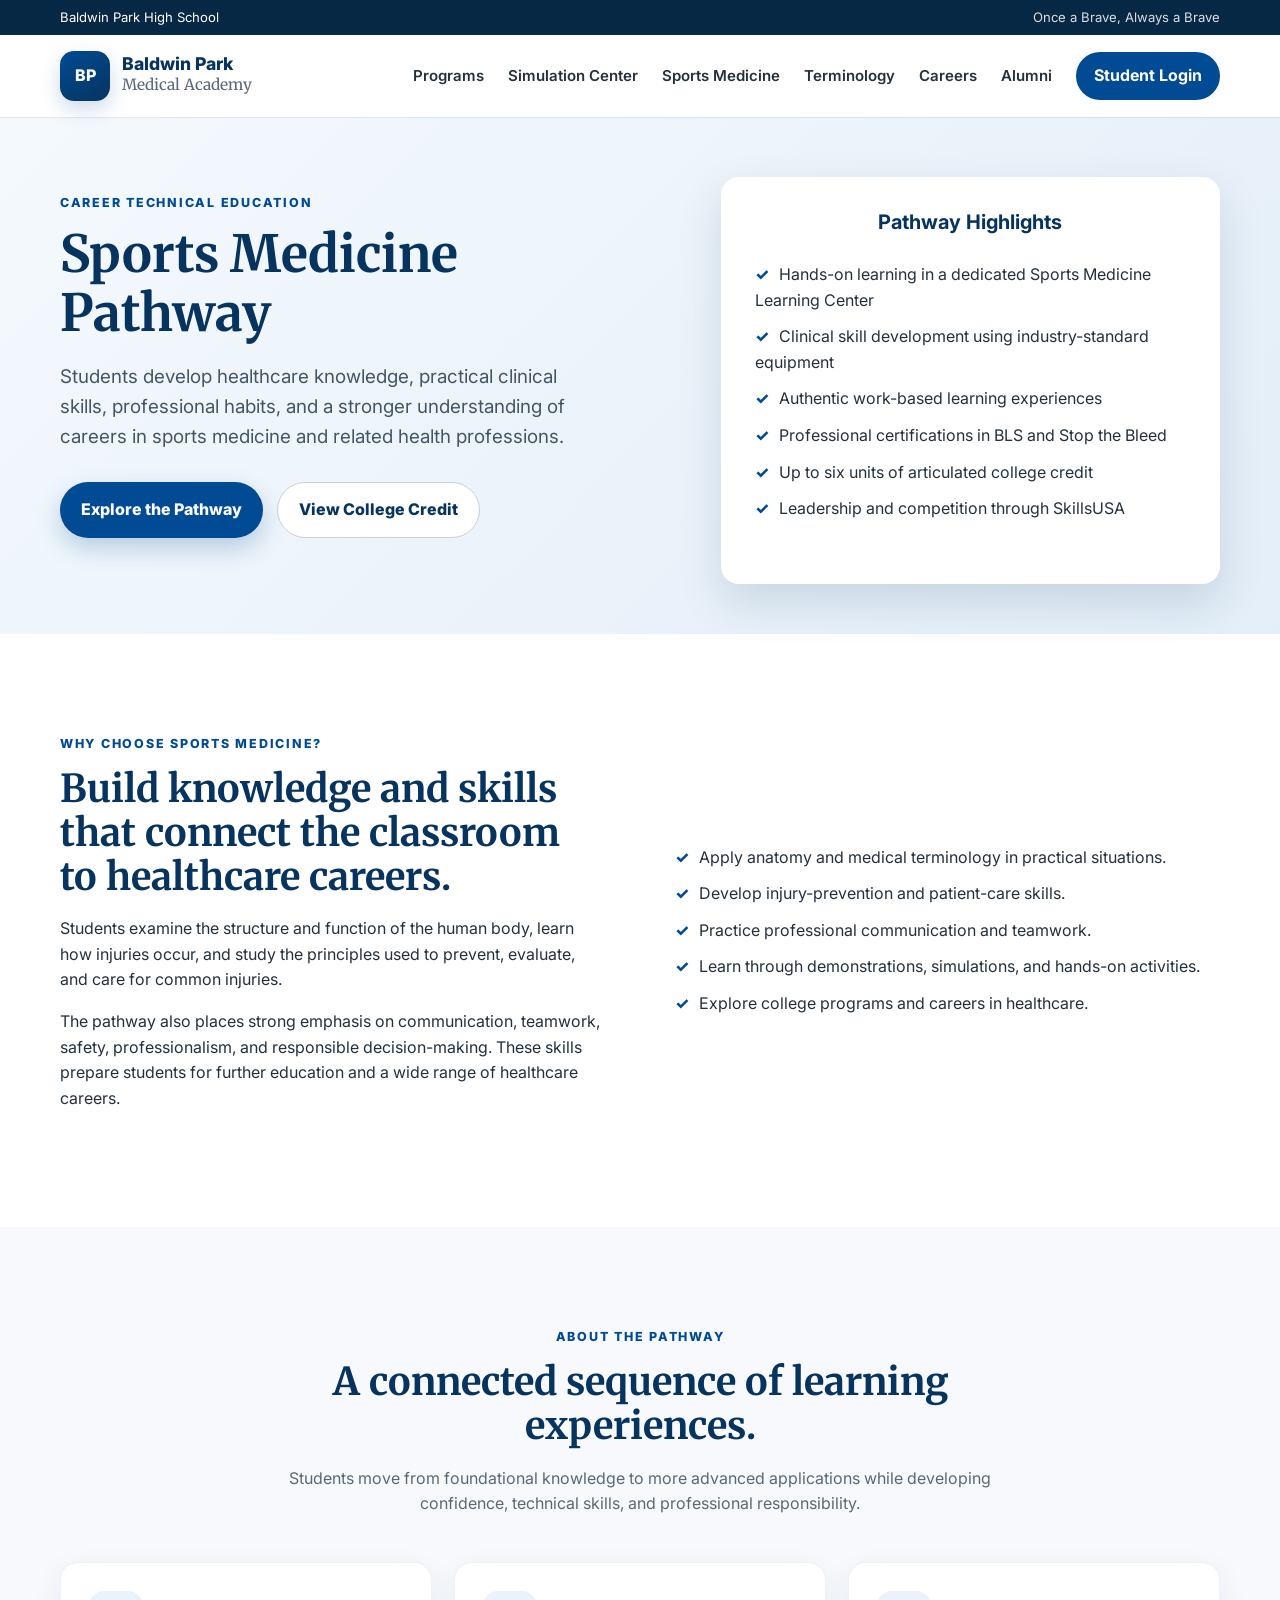
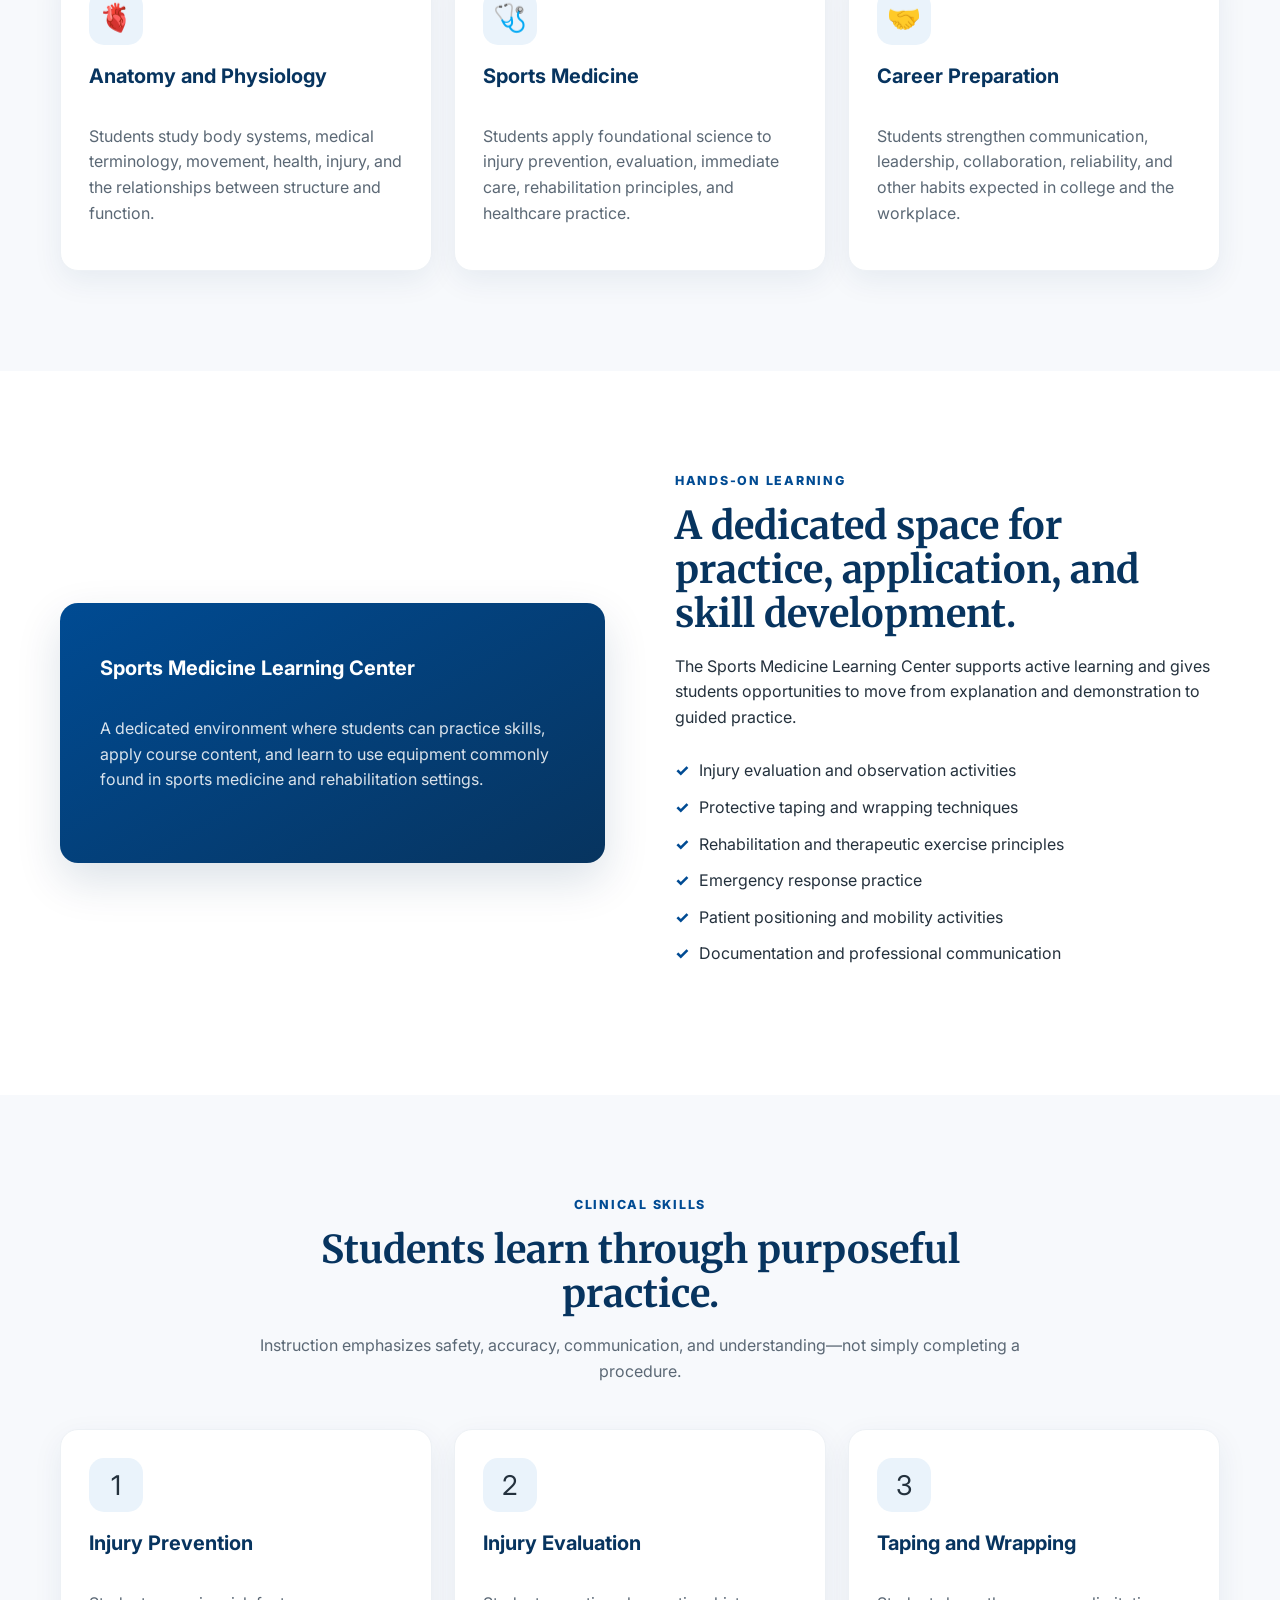
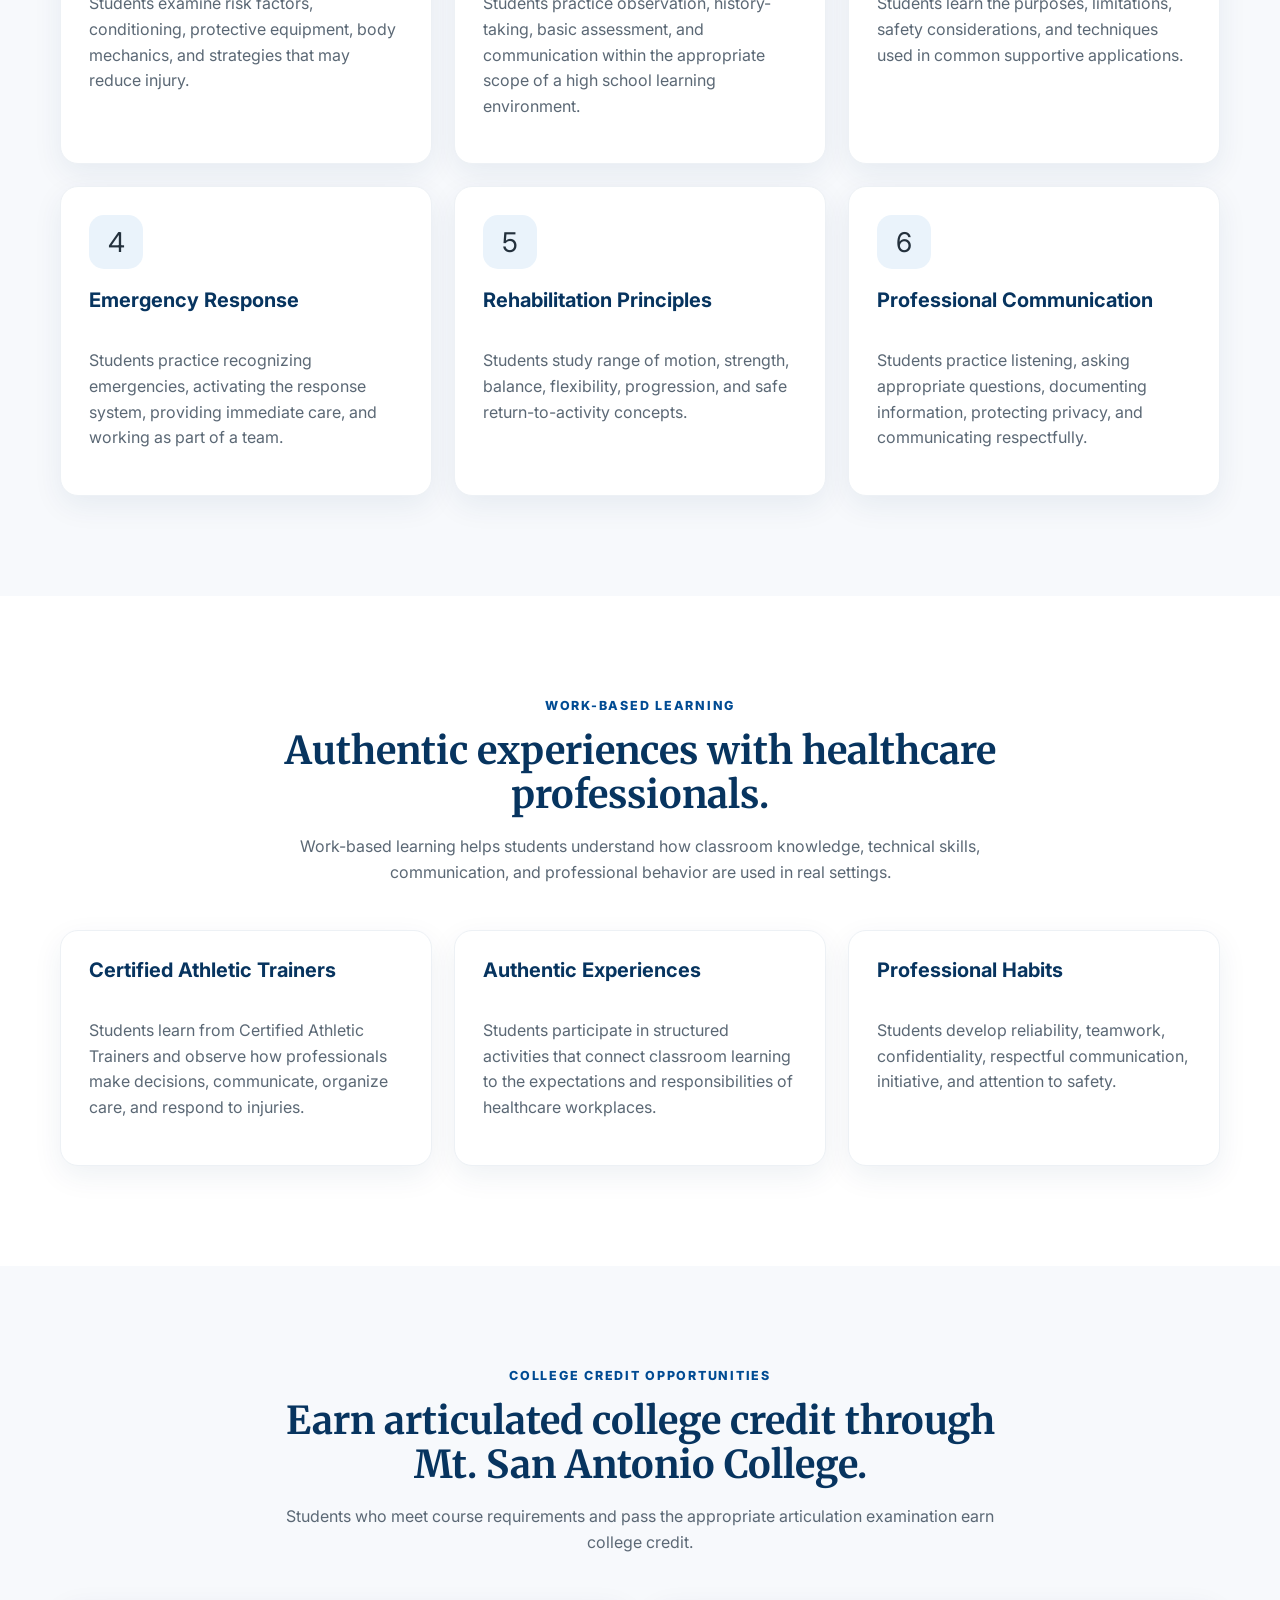
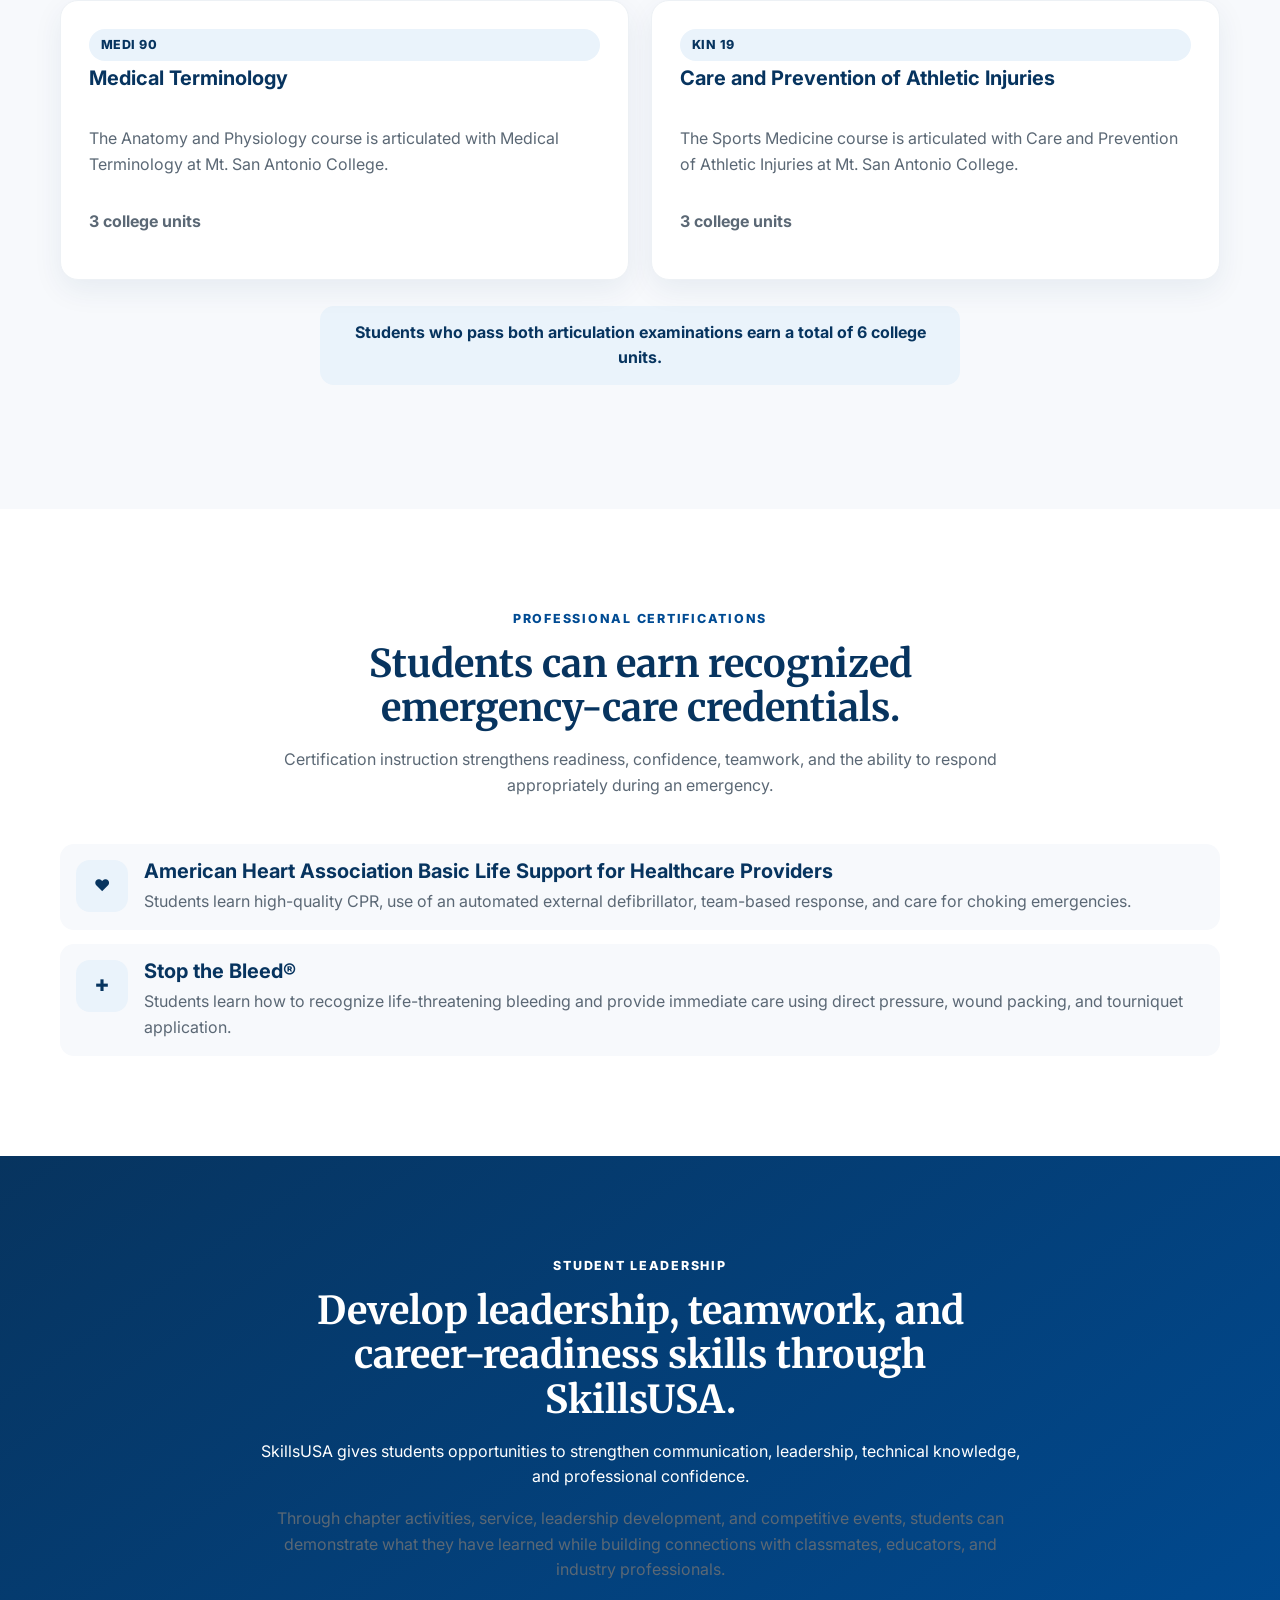
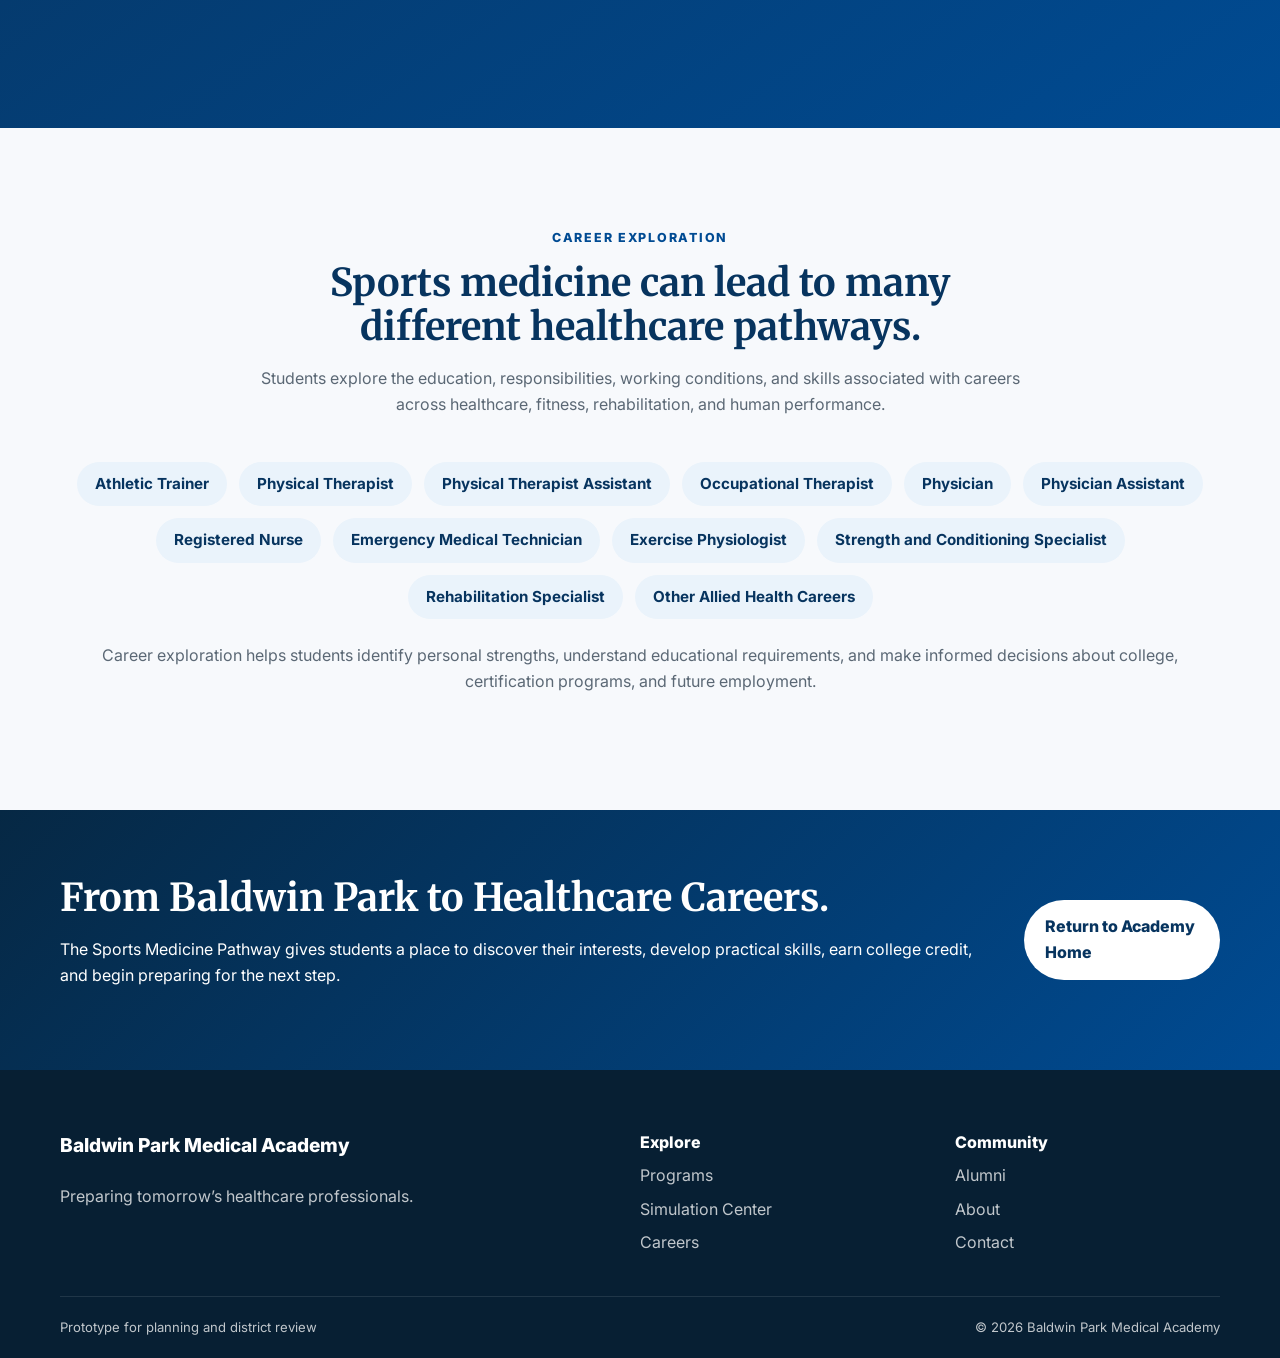
<file: sports-medicine.html>
<!DOCTYPE html>
<html lang="en">
<head>
  <meta charset="UTF-8" />
  <meta name="viewport" content="width=device-width, initial-scale=1.0" />
  <meta name="description" content="Explore the Sports Medicine Pathway at Baldwin Park Medical Academy — clinical skills, work-based learning, college credit, certifications, and healthcare careers." />
  <title>Sports Medicine Pathway | Baldwin Park Medical Academy</title>
  <link rel="preconnect" href="https://fonts.googleapis.com">
  <link rel="preconnect" href="https://fonts.gstatic.com" crossorigin>
  <link href="https://fonts.googleapis.com/css2?family=Inter:wght@400;500;600;700;800&family=Merriweather:wght@700&display=swap" rel="stylesheet">
  <link rel="stylesheet" href="styles.css" />
</head>
<body>
  <a class="skip-link" href="#main">Skip to main content</a>

  <header class="site-header">
    <div class="topbar">
      <div class="container topbar-inner">
        <span>Baldwin Park High School</span>
        <span class="topbar-motto">Once a Brave, Always a Brave</span>
      </div>
    </div>

    <div class="container nav-wrap">
      <a class="brand" href="index.html" aria-label="Baldwin Park Medical Academy home">
        <div class="brand-mark" aria-hidden="true">BP</div>
        <div>
          <div class="brand-title">Baldwin Park</div>
          <div class="brand-subtitle">Medical Academy</div>
        </div>
      </a>

      <button class="menu-toggle" aria-expanded="false" aria-controls="site-nav">
        <span></span><span></span><span></span>
        <span class="sr-only">Toggle navigation</span>
      </button>

      <nav id="site-nav" class="site-nav" aria-label="Main navigation">
        <a href="index.html#programs">Programs</a>
        <a href="simulation-center.html">Simulation Center</a>
        <a href="sports-medicine.html" aria-current="page">Sports Medicine</a>
        <a href="terminology.html">Terminology</a>
        <a href="careers.html">Careers</a>
        <a href="alumni.html">Alumni</a>
        <button class="nav-login" data-open-modal>Student Login</button>
      </nav>
    </div>
  </header>

  <main id="main">
    <section class="term-hero">
      <div class="container term-hero-grid">
        <div>
          <p class="eyebrow">Career Technical Education</p>
          <h1>Sports Medicine Pathway</h1>
          <p class="hero-text">
            Students develop healthcare knowledge, practical clinical skills, professional habits, and a
            stronger understanding of careers in sports medicine and related health professions.
          </p>
          <div class="hero-actions">
            <a class="btn btn-primary" href="#pathway">Explore the Pathway</a>
            <a class="btn btn-secondary" href="#college-credit">View College Credit</a>
          </div>
        </div>

        <div class="word-anatomy">
          <h3>Pathway Highlights</h3>
          <ul class="check-list" style="text-align:left">
            <li>Hands-on learning in a dedicated Sports Medicine Learning Center</li>
            <li>Clinical skill development using industry-standard equipment</li>
            <li>Authentic work-based learning experiences</li>
            <li>Professional certifications in BLS and Stop the Bleed</li>
            <li>Up to six units of articulated college credit</li>
            <li>Leadership and competition through SkillsUSA</li>
          </ul>
        </div>
      </div>
    </section>

    <section class="section" id="pathway">
      <div class="container split-section">
        <div>
          <p class="eyebrow">Why Choose Sports Medicine?</p>
          <h2>Build knowledge and skills that connect the classroom to healthcare careers.</h2>
          <p>
            Students examine the structure and function of the human body, learn how injuries occur, and study
            the principles used to prevent, evaluate, and care for common injuries.
          </p>
          <p>
            The pathway also places strong emphasis on communication, teamwork, safety, professionalism, and
            responsible decision-making. These skills prepare students for further education and a wide range
            of healthcare careers.
          </p>
        </div>
        <ul class="check-list">
          <li>Apply anatomy and medical terminology in practical situations.</li>
          <li>Develop injury-prevention and patient-care skills.</li>
          <li>Practice professional communication and teamwork.</li>
          <li>Learn through demonstrations, simulations, and hands-on activities.</li>
          <li>Explore college programs and careers in healthcare.</li>
        </ul>
      </div>
    </section>

    <section class="section section-light">
      <div class="container">
        <div class="section-heading">
          <p class="eyebrow">About the Pathway</p>
          <h2>A connected sequence of learning experiences.</h2>
          <p>Students move from foundational knowledge to more advanced applications while developing confidence, technical skills, and professional responsibility.</p>
        </div>
        <div class="card-grid three">
          <article class="program-card">
            <div class="program-icon">🫀</div>
            <h3>Anatomy and Physiology</h3>
            <p>Students study body systems, medical terminology, movement, health, injury, and the relationships between structure and function.</p>
          </article>
          <article class="program-card">
            <div class="program-icon">🩺</div>
            <h3>Sports Medicine</h3>
            <p>Students apply foundational science to injury prevention, evaluation, immediate care, rehabilitation principles, and healthcare practice.</p>
          </article>
          <article class="program-card">
            <div class="program-icon">🤝</div>
            <h3>Career Preparation</h3>
            <p>Students strengthen communication, leadership, collaboration, reliability, and other habits expected in college and the workplace.</p>
          </article>
        </div>
      </div>
    </section>

    <section class="section" id="learning-center">
      <div class="container split-section">
        <div class="gradient-panel">
          <h3>Sports Medicine Learning Center</h3>
          <p>A dedicated environment where students can practice skills, apply course content, and learn to use equipment commonly found in sports medicine and rehabilitation settings.</p>
        </div>
        <div>
          <p class="eyebrow">Hands-On Learning</p>
          <h2>A dedicated space for practice, application, and skill development.</h2>
          <p>The Sports Medicine Learning Center supports active learning and gives students opportunities to move from explanation and demonstration to guided practice.</p>
          <ul class="check-list">
            <li>Injury evaluation and observation activities</li>
            <li>Protective taping and wrapping techniques</li>
            <li>Rehabilitation and therapeutic exercise principles</li>
            <li>Emergency response practice</li>
            <li>Patient positioning and mobility activities</li>
            <li>Documentation and professional communication</li>
          </ul>
        </div>
      </div>
    </section>

    <section class="section section-light" id="clinical-skills">
      <div class="container">
        <div class="section-heading">
          <p class="eyebrow">Clinical Skills</p>
          <h2>Students learn through purposeful practice.</h2>
          <p>Instruction emphasizes safety, accuracy, communication, and understanding&mdash;not simply completing a procedure.</p>
        </div>
        <div class="card-grid three">
          <article class="program-card">
            <div class="program-icon">1</div>
            <h3>Injury Prevention</h3>
            <p>Students examine risk factors, conditioning, protective equipment, body mechanics, and strategies that may reduce injury.</p>
          </article>
          <article class="program-card">
            <div class="program-icon">2</div>
            <h3>Injury Evaluation</h3>
            <p>Students practice observation, history-taking, basic assessment, and communication within the appropriate scope of a high school learning environment.</p>
          </article>
          <article class="program-card">
            <div class="program-icon">3</div>
            <h3>Taping and Wrapping</h3>
            <p>Students learn the purposes, limitations, safety considerations, and techniques used in common supportive applications.</p>
          </article>
          <article class="program-card">
            <div class="program-icon">4</div>
            <h3>Emergency Response</h3>
            <p>Students practice recognizing emergencies, activating the response system, providing immediate care, and working as part of a team.</p>
          </article>
          <article class="program-card">
            <div class="program-icon">5</div>
            <h3>Rehabilitation Principles</h3>
            <p>Students study range of motion, strength, balance, flexibility, progression, and safe return-to-activity concepts.</p>
          </article>
          <article class="program-card">
            <div class="program-icon">6</div>
            <h3>Professional Communication</h3>
            <p>Students practice listening, asking appropriate questions, documenting information, protecting privacy, and communicating respectfully.</p>
          </article>
        </div>
      </div>
    </section>

    <section class="section" id="work-based-learning">
      <div class="container">
        <div class="section-heading">
          <p class="eyebrow">Work-Based Learning</p>
          <h2>Authentic experiences with healthcare professionals.</h2>
          <p>Work-based learning helps students understand how classroom knowledge, technical skills, communication, and professional behavior are used in real settings.</p>
        </div>
        <div class="card-grid three">
          <article class="program-card">
            <h3>Certified Athletic Trainers</h3>
            <p>Students learn from Certified Athletic Trainers and observe how professionals make decisions, communicate, organize care, and respond to injuries.</p>
          </article>
          <article class="program-card">
            <h3>Authentic Experiences</h3>
            <p>Students participate in structured activities that connect classroom learning to the expectations and responsibilities of healthcare workplaces.</p>
          </article>
          <article class="program-card">
            <h3>Professional Habits</h3>
            <p>Students develop reliability, teamwork, confidentiality, respectful communication, initiative, and attention to safety.</p>
          </article>
        </div>
      </div>
    </section>

    <section class="section section-light" id="college-credit">
      <div class="container">
        <div class="section-heading">
          <p class="eyebrow">College Credit Opportunities</p>
          <h2>Earn articulated college credit through Mt. San Antonio College.</h2>
          <p>Students who meet course requirements and pass the appropriate articulation examination earn college credit.</p>
        </div>
        <div class="card-grid two">
          <article class="program-card">
            <span class="term-badge badge-root">MEDI 90</span>
            <h3>Medical Terminology</h3>
            <p>The Anatomy and Physiology course is articulated with Medical Terminology at Mt. San Antonio College.</p>
            <p><strong>3 college units</strong></p>
          </article>
          <article class="program-card">
            <span class="term-badge badge-root">KIN 19</span>
            <h3>Care and Prevention of Athletic Injuries</h3>
            <p>The Sports Medicine course is articulated with Care and Prevention of Athletic Injuries at Mt. San Antonio College.</p>
            <p><strong>3 college units</strong></p>
          </article>
        </div>
        <p class="match-complete" style="max-width:640px;margin-top:26px">
          Students who pass both articulation examinations earn a total of <strong>6 college units.</strong>
        </p>
      </div>
    </section>

    <section class="section" id="certifications">
      <div class="container">
        <div class="section-heading">
          <p class="eyebrow">Professional Certifications</p>
          <h2>Students can earn recognized emergency-care credentials.</h2>
          <p>Certification instruction strengthens readiness, confidence, teamwork, and the ability to respond appropriately during an emergency.</p>
        </div>
        <div class="icon-row-list">
          <div class="icon-row-item on-light">
            <div class="icon-row-badge">♥</div>
            <div>
              <h3>American Heart Association Basic Life Support for Healthcare Providers</h3>
              <p>Students learn high-quality CPR, use of an automated external defibrillator, team-based response, and care for choking emergencies.</p>
            </div>
          </div>
          <div class="icon-row-item on-light">
            <div class="icon-row-badge">✚</div>
            <div>
              <h3>Stop the Bleed&reg;</h3>
              <p>Students learn how to recognize life-threatening bleeding and provide immediate care using direct pressure, wound packing, and tourniquet application.</p>
            </div>
          </div>
        </div>
      </div>
    </section>

    <section class="section section-blue" id="skillsusa">
      <div class="container">
        <div class="section-heading">
          <p class="eyebrow eyebrow-light">Student Leadership</p>
          <h2>Develop leadership, teamwork, and career-readiness skills through SkillsUSA.</h2>
          <p>SkillsUSA gives students opportunities to strengthen communication, leadership, technical knowledge, and professional confidence.</p>
          <p>Through chapter activities, service, leadership development, and competitive events, students can demonstrate what they have learned while building connections with classmates, educators, and industry professionals.</p>
        </div>
      </div>
    </section>

    <section class="section section-light" id="careers">
      <div class="container">
        <div class="section-heading">
          <p class="eyebrow">Career Exploration</p>
          <h2>Sports medicine can lead to many different healthcare pathways.</h2>
          <p>Students explore the education, responsibilities, working conditions, and skills associated with careers across healthcare, fitness, rehabilitation, and human performance.</p>
        </div>
        <div class="chip-cloud">
          <span>Athletic Trainer</span>
          <span>Physical Therapist</span>
          <span>Physical Therapist Assistant</span>
          <span>Occupational Therapist</span>
          <span>Physician</span>
          <span>Physician Assistant</span>
          <span>Registered Nurse</span>
          <span>Emergency Medical Technician</span>
          <span>Exercise Physiologist</span>
          <span>Strength and Conditioning Specialist</span>
          <span>Rehabilitation Specialist</span>
          <span>Other Allied Health Careers</span>
        </div>
        <p style="text-align:center;color:var(--gray-600);margin-top:24px">
          Career exploration helps students identify personal strengths, understand educational requirements, and make informed decisions about college, certification programs, and future employment.
        </p>
      </div>
    </section>

    <section class="cta-section">
      <div class="container cta-inner">
        <div>
          <h2>From Baldwin Park to Healthcare Careers.</h2>
          <p>The Sports Medicine Pathway gives students a place to discover their interests, develop practical skills, earn college credit, and begin preparing for the next step.</p>
        </div>
        <a class="btn btn-white" href="index.html">Return to Academy Home</a>
      </div>
    </section>
  </main>

  <footer class="site-footer">
    <div class="container footer-grid">
      <div>
        <div class="footer-brand">Baldwin Park Medical Academy</div>
        <p>Preparing tomorrow&rsquo;s healthcare professionals.</p>
      </div>
      <div>
        <strong>Explore</strong>
        <a href="index.html#programs">Programs</a>
        <a href="simulation-center.html">Simulation Center</a>
        <a href="careers.html">Careers</a>
      </div>
      <div>
        <strong>Community</strong>
        <a href="alumni.html">Alumni</a>
        <a href="index.html#about">About</a>
        <button class="footer-button" data-info="Contact the Academy">Contact</button>
      </div>
    </div>
    <div class="container footer-bottom">
      <span>Prototype for planning and district review</span>
      <span>© 2026 Baldwin Park Medical Academy</span>
    </div>
  </footer>

  <div class="modal-backdrop" id="login-modal" hidden>
    <div class="modal" role="dialog" aria-modal="true" aria-labelledby="modal-title">
      <button class="modal-close" aria-label="Close dialog">×</button>
      <div class="modal-icon">🩺</div>
      <h2 id="modal-title">Student Academy Preview</h2>
      <p>This prototype shows where students will eventually sign in using a district-approved account.</p>
      <div class="login-preview">
        <label>Email or student ID<input type="text" placeholder="student@district.org" disabled></label>
        <label>Password<input type="password" placeholder="••••••••" disabled></label>
        <button class="btn btn-primary" id="demo-dashboard">View Demo Dashboard</button>
      </div>
      <small>No student information is collected in this prototype.</small>
    </div>
  </div>

  <div class="toast" id="toast" role="status" aria-live="polite"></div>

  <script src="script.js"></script>
</body>
</html>
</file>
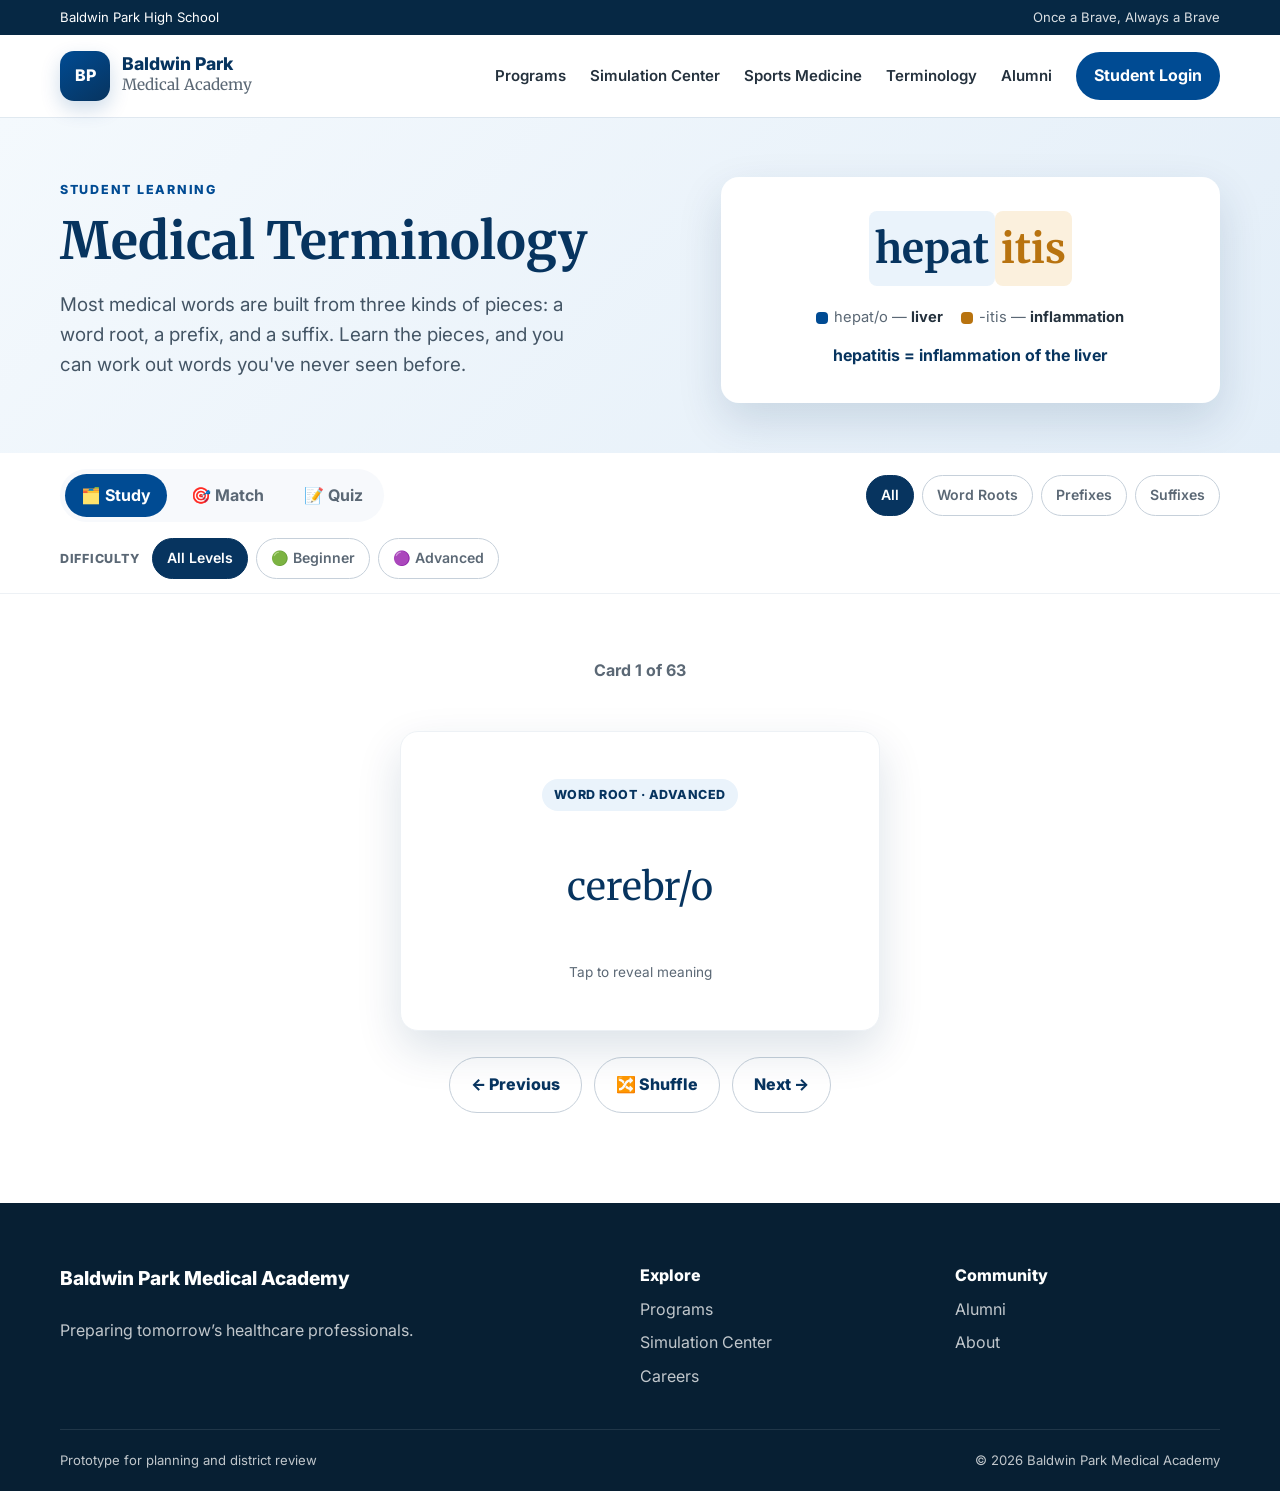
<file: terminology.html>
<!DOCTYPE html>
<html lang="en">
<head>
  <meta charset="UTF-8" />
  <meta name="viewport" content="width=device-width, initial-scale=1.0" />
  <meta name="description" content="Learn medical terminology at Baldwin Park Medical Academy — flashcards, a matching game, and a quiz covering common word roots, prefixes, and suffixes." />
  <title>Medical Terminology | Baldwin Park Medical Academy</title>
  <link rel="preconnect" href="https://fonts.googleapis.com">
  <link rel="preconnect" href="https://fonts.gstatic.com" crossorigin>
  <link href="https://fonts.googleapis.com/css2?family=Inter:wght@400;500;600;700;800&family=Merriweather:wght@700&display=swap" rel="stylesheet">
  <link rel="stylesheet" href="styles.css" />
</head>
<body>
  <a class="skip-link" href="#main">Skip to main content</a>

  <header class="site-header">
    <div class="topbar">
      <div class="container topbar-inner">
        <span>Baldwin Park High School</span>
        <span class="topbar-motto">Once a Brave, Always a Brave</span>
      </div>
    </div>

    <div class="container nav-wrap">
      <a class="brand" href="index.html" aria-label="Baldwin Park Medical Academy home">
        <div class="brand-mark" aria-hidden="true">BP</div>
        <div>
          <div class="brand-title">Baldwin Park</div>
          <div class="brand-subtitle">Medical Academy</div>
        </div>
      </a>

      <button class="menu-toggle" aria-expanded="false" aria-controls="site-nav">
        <span></span><span></span><span></span>
        <span class="sr-only">Toggle navigation</span>
      </button>

      <nav id="site-nav" class="site-nav" aria-label="Main navigation">
        <a href="index.html#programs">Programs</a>
        <a href="simulation-center.html">Simulation Center</a>
        <a href="sports-medicine.html">Sports Medicine</a>
        <a href="terminology.html" aria-current="page">Terminology</a>
        <a href="alumni.html">Alumni</a>
        <button class="nav-login" data-open-modal>Student Login</button>
      </nav>
    </div>
  </header>

  <main id="main">
    <section class="term-hero">
      <div class="container term-hero-grid">
        <div>
          <p class="eyebrow">Student Learning</p>
          <h1>Medical Terminology</h1>
          <p class="hero-text">
            Most medical words are built from three kinds of pieces: a word root, a prefix, and a suffix.
            Learn the pieces, and you can work out words you've never seen before.
          </p>
        </div>

        <div class="word-anatomy" role="img" aria-label="The word hepatitis broken into its parts: hepat meaning liver, and itis meaning inflammation">
          <div class="word-anatomy-word">
            <span class="chunk chunk-root">hepat</span><span class="chunk chunk-suffix">itis</span>
          </div>
          <div class="word-anatomy-key">
            <div><span class="key-swatch swatch-root"></span>hepat/o &mdash; <strong>liver</strong></div>
            <div><span class="key-swatch swatch-suffix"></span>-itis &mdash; <strong>inflammation</strong></div>
          </div>
          <p class="word-anatomy-result">hepatitis = inflammation of the liver</p>
        </div>
      </div>
    </section>

    <section class="term-controls">
      <div class="container term-controls-inner">
        <div class="term-tabs" role="tablist" aria-label="Learning mode">
          <button class="term-tab active" type="button" role="tab" aria-selected="true" data-mode="study">🗂️ Study</button>
          <button class="term-tab" type="button" role="tab" aria-selected="false" data-mode="match">🎯 Match</button>
          <button class="term-tab" type="button" role="tab" aria-selected="false" data-mode="quiz">📝 Quiz</button>
        </div>
        <div class="term-chips" aria-label="Filter by category">
          <button class="term-chip active" type="button" data-category="all">All</button>
          <button class="term-chip" type="button" data-category="root">Word Roots</button>
          <button class="term-chip" type="button" data-category="prefix">Prefixes</button>
          <button class="term-chip" type="button" data-category="suffix">Suffixes</button>
        </div>
      </div>
      <div class="container term-controls-inner term-controls-level">
        <span class="term-controls-label">Difficulty</span>
        <div class="term-chips" aria-label="Filter by difficulty">
          <button class="term-chip active" type="button" data-level="all">All Levels</button>
          <button class="term-chip" type="button" data-level="1">🟢 Beginner</button>
          <button class="term-chip" type="button" data-level="2">🟣 Advanced</button>
        </div>
      </div>
    </section>

    <!-- STUDY MODE -->
    <section id="mode-study" class="term-mode active">
      <div class="container">
        <p class="term-empty" id="study-empty" hidden>No terms in this category yet.</p>

        <div id="study-card-wrap">
          <p class="term-progress" id="study-progress">Card 1 of 15</p>

          <div class="flashcard" id="flashcard" tabindex="0" role="button" aria-label="Flashcard. Tap to reveal the meaning.">
            <div class="flashcard-inner">
              <div class="flashcard-face flashcard-front">
                <span class="term-badge badge-root" id="flashcard-type-front">Word Root</span>
                <p class="flashcard-term" id="flashcard-term">cardi/o</p>
                <p class="flashcard-hint">Tap to reveal meaning</p>
              </div>
              <div class="flashcard-face flashcard-back">
                <span class="term-badge badge-root" id="flashcard-type-back">Word Root</span>
                <p class="flashcard-meaning" id="flashcard-meaning">heart</p>
                <p class="flashcard-example" id="flashcard-example">Example: <strong>cardiology</strong> &mdash; the study of the heart</p>
              </div>
            </div>
          </div>

          <div class="study-controls">
            <button class="btn btn-secondary" type="button" id="study-prev">← Previous</button>
            <button class="btn btn-outline" type="button" id="study-shuffle">🔀 Shuffle</button>
            <button class="btn btn-secondary" type="button" id="study-next">Next →</button>
          </div>
        </div>
      </div>
    </section>

    <!-- MATCH MODE -->
    <section id="mode-match" class="term-mode">
      <div class="container">
        <p class="term-empty" id="match-empty" hidden>No terms in this category yet.</p>

        <div id="match-board-wrap">
          <div class="match-stats">
            <div><span>Time</span><strong id="match-time">00:00</strong></div>
            <div><span>Moves</span><strong id="match-moves">0</strong></div>
            <button class="btn btn-outline" type="button" id="match-new-round">New Round</button>
          </div>

          <p class="match-complete" id="match-complete" hidden></p>

          <div class="match-board" id="match-board" aria-live="polite"></div>
          <p class="match-hint">Tap a term, then tap its matching meaning. Matched pairs lock in place.</p>
        </div>
      </div>
    </section>

    <!-- QUIZ MODE -->
    <section id="mode-quiz" class="term-mode">
      <div class="container">
        <p class="term-empty" id="quiz-empty" hidden>No terms in this category yet.</p>

        <div id="quiz-body">
          <p class="term-progress" id="quiz-progress">Question 1 of 10 · Score: 0</p>

          <div class="quiz-card">
            <span class="term-badge badge-root" id="quiz-type">Word Root</span>
            <p class="quiz-question" id="quiz-question">What does "cardi/o" mean?</p>
            <div class="quiz-options" id="quiz-options"></div>
            <p class="quiz-feedback" id="quiz-feedback"></p>
            <button class="btn btn-primary" type="button" id="quiz-next" hidden>Next question</button>
          </div>
        </div>

        <div class="quiz-results" id="quiz-results" hidden>
          <h2>Quiz complete!</h2>
          <p id="quiz-score-text">You scored 0 out of 10.</p>
          <button class="btn btn-primary" type="button" id="quiz-retry">Try Again</button>
        </div>
      </div>
    </section>
  </main>

  <footer class="site-footer">
    <div class="container footer-grid">
      <div>
        <div class="footer-brand">Baldwin Park Medical Academy</div>
        <p>Preparing tomorrow’s healthcare professionals.</p>
      </div>
      <div>
        <strong>Explore</strong>
        <a href="index.html#programs">Programs</a>
        <a href="simulation-center.html">Simulation Center</a>
        <a href="careers.html">Careers</a>
      </div>
      <div>
        <strong>Community</strong>
        <a href="alumni.html">Alumni</a>
        <a href="index.html#about">About</a>
      </div>
    </div>
    <div class="container footer-bottom">
      <span>Prototype for planning and district review</span>
      <span>© 2026 Baldwin Park Medical Academy</span>
    </div>
  </footer>

  <div class="modal-backdrop" id="login-modal" hidden>
    <div class="modal" role="dialog" aria-modal="true" aria-labelledby="modal-title">
      <button class="modal-close" aria-label="Close dialog">×</button>
      <div class="modal-icon">🩺</div>
      <h2 id="modal-title">Student Academy Preview</h2>
      <p>This prototype shows where students will eventually sign in using a district-approved account.</p>
      <div class="login-preview">
        <label>Email or student ID<input type="text" placeholder="student@district.org" disabled></label>
        <label>Password<input type="password" placeholder="••••••••" disabled></label>
        <button class="btn btn-primary" id="demo-dashboard">View Demo Dashboard</button>
      </div>
      <small>No student information is collected in this prototype.</small>
    </div>
  </div>

  <div class="toast" id="toast" role="status" aria-live="polite"></div>

  <script src="script.js"></script>
  <script src="terminology.js"></script>
</body>
</html>
</file>
<file: styles.css>
:root {
  --blue: #004b93;
  --blue-dark: #07345f;
  --blue-deep: #062844;
  --blue-light: #eaf3fb;
  --gray-50: #f7f9fc;
  --gray-100: #edf1f5;
  --gray-300: #c6d0da;
  --gray-600: #5b6875;
  --gray-800: #24313d;
  --white: #ffffff;
  --shadow: 0 18px 45px rgba(7, 52, 95, 0.14);
  --radius: 18px;
}

* { box-sizing: border-box; }
html { scroll-behavior: smooth; }
body {
  margin: 0;
  font-family: Inter, system-ui, -apple-system, BlinkMacSystemFont, "Segoe UI", sans-serif;
  color: var(--gray-800);
  background: var(--white);
  line-height: 1.6;
}
button, input { font: inherit; }
button { cursor: pointer; }
a { color: inherit; }
.container { width: min(1160px, calc(100% - 40px)); margin: 0 auto; }
.sr-only { position: absolute; width: 1px; height: 1px; padding: 0; margin: -1px; overflow: hidden; clip: rect(0,0,0,0); white-space: nowrap; border: 0; }
.skip-link { position: absolute; left: 10px; top: -50px; background: #fff; color: #000; padding: 10px 14px; z-index: 1000; }
.skip-link:focus { top: 10px; }

.topbar { background: var(--blue-deep); color: #fff; font-size: 0.82rem; }
.topbar-inner { display: flex; justify-content: space-between; gap: 20px; padding: 7px 0; }
.topbar-motto { opacity: 0.85; }
.site-header { position: sticky; top: 0; z-index: 50; background: rgba(255,255,255,0.97); backdrop-filter: blur(10px); box-shadow: 0 1px 0 rgba(7,52,95,.08); }
.nav-wrap { min-height: 82px; display: flex; align-items: center; justify-content: space-between; gap: 30px; }
.brand { text-decoration: none; display: flex; align-items: center; gap: 12px; }
.brand-mark { width: 50px; height: 50px; border-radius: 14px; display: grid; place-items: center; color: #fff; font-weight: 800; background: linear-gradient(145deg, var(--blue), var(--blue-dark)); box-shadow: 0 8px 20px rgba(0,75,147,.2); }
.brand-title { font-weight: 800; font-size: 1.1rem; line-height: 1.1; color: var(--blue-dark); }
.brand-subtitle { font-family: Merriweather, Georgia, serif; font-size: .96rem; color: var(--gray-600); }
.site-nav { display: flex; align-items: center; gap: 24px; }
.site-nav a { text-decoration: none; font-weight: 600; font-size: .94rem; }
.site-nav a:hover { color: var(--blue); }
.nav-login { border: 0; border-radius: 999px; padding: 11px 18px; background: var(--blue); color: white; font-weight: 700; }
.menu-toggle { display: none; border: 0; background: none; padding: 8px; }
.menu-toggle span:not(.sr-only) { display: block; width: 25px; height: 2px; background: var(--blue-dark); margin: 5px; }

.hero { background: radial-gradient(circle at 80% 20%, rgba(255,255,255,.18), transparent 30%), linear-gradient(135deg, #f4f9fd 0%, #e3eef8 50%, #d6e8f6 100%); overflow: hidden; }
.hero-grid { min-height: 680px; display: grid; grid-template-columns: 1.05fr .95fr; align-items: center; gap: 60px; padding: 70px 0; }
.eyebrow { color: var(--blue); text-transform: uppercase; letter-spacing: .14em; font-weight: 800; font-size: .78rem; margin: 0 0 12px; }
.eyebrow-light { color: #bfe0ff; }
h1, h2, h3 { color: var(--blue-dark); line-height: 1.15; margin-top: 0; }
h1 { font-family: Merriweather, Georgia, serif; font-size: clamp(2.6rem, 5vw, 4.7rem); max-width: 780px; margin-bottom: 24px; }
h2 { font-family: Merriweather, Georgia, serif; font-size: clamp(2rem, 3vw, 3rem); margin-bottom: 18px; }
h3 { font-size: 1.25rem; }
.hero-text { font-size: 1.18rem; max-width: 650px; color: #445565; }
.hero-actions { display: flex; flex-wrap: wrap; gap: 14px; margin: 30px 0; }
.btn { border: 0; border-radius: 999px; padding: 14px 21px; font-weight: 800; text-decoration: none; display: inline-flex; align-items: center; justify-content: center; transition: .2s transform, .2s box-shadow; }
.btn:hover { transform: translateY(-2px); }
.btn-primary { background: var(--blue); color: white; box-shadow: 0 10px 24px rgba(0,75,147,.24); }
.btn-secondary, .btn-outline { background: white; color: var(--blue-dark); border: 1px solid var(--gray-300); }
.btn-white { background: white; color: var(--blue-dark); }
.hero-highlights { display: flex; gap: 36px; padding-top: 12px; }
.hero-highlights div { display: grid; }
.hero-highlights strong { font-size: 1.55rem; color: var(--blue-dark); }
.hero-highlights span { font-size: .85rem; color: var(--gray-600); }

.hero-visual { position: relative; min-height: 500px; }
.visual-panel { border-radius: 36px; box-shadow: var(--shadow); }
.visual-main { position: absolute; inset: 20px 30px 20px 70px; background: linear-gradient(145deg, var(--blue), var(--blue-dark)); overflow: hidden; display: flex; align-items: center; justify-content: center; }
.visual-main::before, .visual-main::after { content: ""; position: absolute; width: 280px; height: 280px; border-radius: 50%; border: 1px solid rgba(255,255,255,.14); }
.visual-main::before { top: -80px; right: -80px; }
.visual-main::after { bottom: -120px; left: -100px; }
.medical-cross { color: white; font-size: 10rem; font-weight: 300; opacity: .95; }
.pulse-line { position: absolute; left: 12%; right: 12%; height: 2px; top: 55%; background: rgba(255,255,255,.25); }
.pulse-line::after { content: ""; display: block; width: 100%; height: 80px; transform: translateY(-39px); background: url("data:image/svg+xml,%3Csvg viewBox='0 0 500 100' xmlns='http://www.w3.org/2000/svg'%3E%3Cpolyline points='0,55 110,55 140,30 165,80 195,10 230,55 500,55' fill='none' stroke='white' stroke-width='5' stroke-linejoin='round'/%3E%3C/svg%3E") center/contain no-repeat; }
.visual-label { position: absolute; left: 28px; bottom: 28px; color: white; font-weight: 800; font-size: 1.1rem; }
.visual-card { position: absolute; background: white; border-radius: 18px; padding: 17px 19px; box-shadow: var(--shadow); display: grid; min-width: 190px; }
.visual-card .icon { font-size: 1.7rem; }
.visual-card strong { color: var(--blue-dark); }
.visual-card small { color: var(--gray-600); }
.card-one { left: 0; top: 70px; }
.card-two { right: 0; bottom: 60px; }

.quick-links { margin-top: -38px; position: relative; z-index: 3; }
.quick-grid { display: grid; grid-template-columns: repeat(4,1fr); background: white; border-radius: 20px; box-shadow: var(--shadow); overflow: hidden; }
.quick-grid a { text-decoration: none; padding: 25px 24px; display: grid; grid-template-columns: auto 1fr; column-gap: 13px; border-right: 1px solid var(--gray-100); }
.quick-grid a:last-child { border-right: 0; }
.quick-grid span { grid-row: span 2; font-size: 1.8rem; }
.quick-grid strong { color: var(--blue-dark); }
.quick-grid small { color: var(--gray-600); }

.section { padding: 100px 0; }
.section-light { background: var(--gray-50); }
.section-soft { background: #eef6fc; }
.section-blue { background: linear-gradient(145deg, var(--blue-dark), var(--blue)); color: white; }
.section-blue h2, .section-blue p, .section-blue li { color: white; }
.section-heading { max-width: 760px; margin: 0 auto 45px; text-align: center; }
.section-heading > p:last-child { color: var(--gray-600); }
.card-grid.four { display: grid; grid-template-columns: repeat(4,1fr); gap: 22px; }
.program-card { background: white; border: 1px solid var(--gray-100); border-radius: var(--radius); padding: 28px; box-shadow: 0 10px 30px rgba(7,52,95,.07); display: flex; flex-direction: column; }
.program-card p { color: var(--gray-600); flex: 1; }
.program-icon { width: 54px; height: 54px; border-radius: 15px; display: grid; place-items: center; background: var(--blue-light); font-size: 1.7rem; margin-bottom: 20px; }
.text-link { border: 0; background: none; padding: 0; color: var(--blue); font-weight: 800; text-align: left; }
.split-section { display: grid; grid-template-columns: 1fr 1fr; gap: 70px; align-items: center; }
.check-list { padding: 0; margin: 28px 0; list-style: none; }
.check-list li { margin: 11px 0; }
.check-list li::before { content: "✓"; margin-right: 10px; color: var(--blue); font-weight: 800; }
.section-blue .check-list li::before { color: #aee0ff; }
.sim-grid { display: grid; grid-template-columns: 1fr 1fr; gap: 16px; }
.sim-grid div { background: rgba(255,255,255,.1); border: 1px solid rgba(255,255,255,.2); border-radius: 18px; padding: 35px 24px; text-align: center; }
.sim-grid span { width: 75px; height: 75px; display: grid; place-items: center; margin: 0 auto 13px; border-radius: 50%; background: rgba(255,255,255,.16); color: #fff; font-weight: 800; }
.career-buttons { display: flex; flex-wrap: wrap; gap: 13px; margin-top: 25px; }
.career-graphic { min-height: 470px; display: grid; place-items: center; }
.career-orbit { width: 380px; height: 380px; border-radius: 50%; border: 2px dashed var(--gray-300); position: relative; }
.orbit-center { position: absolute; left: 50%; top: 50%; transform: translate(-50%,-50%); width: 140px; height: 140px; border-radius: 50%; display: grid; place-items: center; text-align: center; background: linear-gradient(145deg, var(--blue), var(--blue-dark)); color: white; font-size: 1.45rem; font-weight: 800; box-shadow: var(--shadow); }
.orbit-item { position: absolute; background: white; border: 1px solid var(--gray-100); box-shadow: 0 8px 25px rgba(7,52,95,.1); border-radius: 999px; padding: 10px 16px; font-weight: 700; color: var(--blue-dark); }
.item-1 { top: -16px; left: 135px; }.item-2 { right: -28px; top: 95px; }.item-3 { right: 10px; bottom: 35px; }.item-4 { left: 15px; bottom: 22px; }.item-5 { left: -55px; top: 110px; }
.alumni-layout { display: grid; grid-template-columns: 1.3fr .7fr; gap: 26px; }
.alumni-feature { background: white; border-radius: var(--radius); padding: 34px; display: grid; grid-template-columns: 130px 1fr; gap: 26px; align-items: center; box-shadow: var(--shadow); }
.profile-placeholder { width: 120px; height: 120px; border-radius: 50%; display: grid; place-items: center; background: linear-gradient(145deg, var(--blue), var(--blue-dark)); color: white; font-size: 2.2rem; font-weight: 800; }
.profile-tag { display: inline-block; padding: 6px 10px; background: var(--blue-light); color: var(--blue); border-radius: 999px; font-size: .75rem; font-weight: 800; }
.alumni-actions { display: grid; grid-template-columns: 1fr 1fr; gap: 14px; }
.alumni-actions button { border: 1px solid var(--gray-100); border-radius: 16px; background: white; padding: 20px; text-align: left; font-weight: 800; color: var(--blue-dark); box-shadow: 0 8px 20px rgba(7,52,95,.06); }
.alumni-actions span { display: block; font-size: 1.6rem; margin-bottom: 5px; }
.mission-box { display: grid; grid-template-columns: .8fr 1.2fr; gap: 70px; align-items: center; border: 1px solid var(--gray-100); border-radius: 24px; padding: 50px; box-shadow: var(--shadow); }
.mission-box p:last-child { font-size: 1.12rem; color: var(--gray-600); }
.cta-section { background: linear-gradient(135deg, var(--blue-deep), var(--blue)); padding: 65px 0; color: white; }
.cta-section h2, .cta-section p { color: white; }
.cta-inner { display: flex; justify-content: space-between; gap: 40px; align-items: center; }
.site-footer { background: #071f33; color: rgba(255,255,255,.75); padding: 60px 0 20px; }
.footer-grid { display: grid; grid-template-columns: 2fr 1fr 1fr; gap: 50px; }
.footer-grid div { display: grid; align-content: start; gap: 8px; }
.footer-grid a, .footer-button { color: rgba(255,255,255,.75); text-decoration: none; border: 0; background: none; padding: 0; text-align: left; }
.footer-grid strong, .footer-brand { color: white; font-weight: 800; }
.footer-brand { font-size: 1.2rem; }
.footer-bottom { display: flex; justify-content: space-between; border-top: 1px solid rgba(255,255,255,.1); margin-top: 40px; padding-top: 20px; font-size: .82rem; }

.modal-backdrop { position: fixed; inset: 0; background: rgba(3,24,40,.72); display: grid; place-items: center; padding: 20px; z-index: 100; }
.modal-backdrop[hidden] { display: none; }
.modal { width: min(500px, 100%); background: white; border-radius: 22px; padding: 36px; position: relative; text-align: center; box-shadow: 0 30px 80px rgba(0,0,0,.3); }
.modal-close { position: absolute; right: 18px; top: 12px; border: 0; background: none; font-size: 2rem; color: var(--gray-600); }
.modal-icon { font-size: 2.5rem; }
.login-preview { display: grid; gap: 14px; margin: 25px 0 16px; }
.login-preview label { display: grid; gap: 6px; text-align: left; font-weight: 700; color: var(--blue-dark); }
.login-preview input { padding: 12px 14px; border: 1px solid var(--gray-300); border-radius: 10px; background: var(--gray-50); }
.toast { position: fixed; left: 50%; bottom: 24px; transform: translate(-50%, 30px); opacity: 0; background: var(--blue-deep); color: white; padding: 13px 18px; border-radius: 999px; box-shadow: var(--shadow); z-index: 120; pointer-events: none; transition: .25s; }
.toast.show { opacity: 1; transform: translate(-50%, 0); }

@media (max-width: 950px) {
  .menu-toggle { display: block; }
  .site-nav { position: absolute; left: 20px; right: 20px; top: 112px; background: white; border-radius: 16px; box-shadow: var(--shadow); padding: 20px; display: none; flex-direction: column; align-items: stretch; }
  .site-nav.open { display: flex; }
  .hero-grid, .split-section, .alumni-layout, .mission-box { grid-template-columns: 1fr; }
  .hero-grid { padding: 50px 0 80px; }
  .hero-visual { min-height: 450px; }
  .quick-grid, .card-grid.four, .card-grid.three { grid-template-columns: 1fr 1fr; }
  .quick-grid a:nth-child(2) { border-right: 0; }
  .quick-grid a:nth-child(-n+2) { border-bottom: 1px solid var(--gray-100); }
  .career-graphic { order: 2; }
}

@media (max-width: 640px) {
  .container { width: min(100% - 26px, 1160px); }
  .topbar-motto { display: none; }
  .brand-subtitle { font-size: .85rem; }
  h1 { font-size: 2.55rem; }
  .hero-highlights { gap: 18px; }
  .hero-visual { min-height: 390px; }
  .visual-main { inset: 20px 10px 20px 25px; }
  .visual-card { min-width: 155px; padding: 13px; }
  .card-one { left: 0; top: 35px; }
  .card-two { right: 0; bottom: 35px; }
  .quick-grid, .card-grid.four, .card-grid.three, .sim-grid, .alumni-actions { grid-template-columns: 1fr; }
  .quick-grid a { border-right: 0; border-bottom: 1px solid var(--gray-100); }
  .quick-grid a:last-child { border-bottom: 0; }
  .section { padding: 72px 0; }
  .alumni-feature { grid-template-columns: 1fr; text-align: center; }
  .profile-placeholder { margin: 0 auto; }
  .career-orbit { transform: scale(.78); }
  .cta-inner, .footer-bottom { flex-direction: column; align-items: flex-start; }
  .footer-grid { grid-template-columns: 1fr; }
  .mission-box { padding: 30px; gap: 20px; }
}

/* =========================================================
   Medical Terminology page
   ========================================================= */
:root {
  --accent-prefix: #0a8f6e;
  --accent-prefix-light: #e3f6f0;
  --accent-suffix: #b8730f;
  --accent-suffix-light: #fbf0dd;
}

.term-hero { padding: 60px 0 50px; background: linear-gradient(135deg, #f4f9fd 0%, #e3eef8 100%); }
.term-hero-grid { display: grid; grid-template-columns: 1.1fr .9fr; gap: 50px; align-items: center; }
.term-hero h1 { font-size: clamp(2.4rem, 4vw, 3.4rem); margin-bottom: 18px; }
.term-hero .hero-text { max-width: 520px; }

.word-anatomy { background: white; border-radius: var(--radius); padding: 34px; box-shadow: var(--shadow); text-align: center; }
.word-anatomy-word { font-family: Merriweather, Georgia, serif; font-size: clamp(1.8rem, 4vw, 2.6rem); font-weight: 700; margin-bottom: 20px; }
.chunk { display: inline-block; padding: 4px 6px; border-radius: 8px; }
.chunk-root { background: var(--blue-light); color: var(--blue-dark); }
.chunk-prefix { background: var(--accent-prefix-light); color: var(--accent-prefix); }
.chunk-suffix { background: var(--accent-suffix-light); color: var(--accent-suffix); }
.word-anatomy-key { display: flex; flex-wrap: wrap; justify-content: center; gap: 18px; font-size: .92rem; color: var(--gray-600); margin-bottom: 14px; }
.word-anatomy-key strong { color: var(--gray-800); }
.key-swatch { display: inline-block; width: 12px; height: 12px; border-radius: 4px; margin-right: 6px; vertical-align: middle; }
.swatch-root { background: var(--blue); }
.swatch-prefix { background: var(--accent-prefix); }
.swatch-suffix { background: var(--accent-suffix); }
.word-anatomy-result { margin: 0; font-weight: 700; color: var(--blue-dark); }

.term-controls { position: sticky; top: 82px; z-index: 20; background: white; border-bottom: 1px solid var(--gray-100); }
.term-controls-inner { display: flex; flex-wrap: wrap; justify-content: space-between; align-items: center; gap: 14px; padding: 16px 0; }
.term-tabs { display: flex; gap: 8px; background: var(--gray-50); border-radius: 999px; padding: 5px; }
.term-tab { border: 0; background: none; border-radius: 999px; padding: 9px 16px; font-weight: 700; color: var(--gray-600); }
.term-tab.active { background: var(--blue); color: white; }
.term-chips { display: flex; flex-wrap: wrap; gap: 8px; }
.term-chip { border: 1px solid var(--gray-300); background: white; border-radius: 999px; padding: 8px 14px; font-weight: 600; font-size: .88rem; color: var(--gray-600); }
.term-chip.active { background: var(--blue-dark); border-color: var(--blue-dark); color: white; }
.term-chip[data-level="1"].active { background: #1e7b3b; border-color: #1e7b3b; }
.term-chip[data-level="2"].active { background: #6d28d9; border-color: #6d28d9; }

.term-controls-level { padding-top: 0; padding-bottom: 14px; justify-content: flex-start; gap: 12px; }
.term-controls-label { font-size: .78rem; font-weight: 800; text-transform: uppercase; letter-spacing: .06em; color: var(--gray-600); }

.term-mode { display: none; padding: 48px 0 90px; }
.term-mode.active { display: block; }
.term-empty { text-align: center; color: var(--gray-600); padding: 60px 0; font-weight: 600; }
.term-progress { text-align: center; color: var(--gray-600); font-weight: 700; margin-bottom: 22px; }

.term-badge { display: inline-block; padding: 6px 12px; border-radius: 999px; font-size: .78rem; font-weight: 800; letter-spacing: .04em; text-transform: uppercase; }
.badge-root { background: var(--blue-light); color: var(--blue-dark); }
.badge-prefix { background: var(--accent-prefix-light); color: var(--accent-prefix); }
.badge-suffix { background: var(--accent-suffix-light); color: var(--accent-suffix); }

/* --- Study: flashcard --- */
#study-card-wrap { display: grid; justify-items: center; gap: 26px; }
.flashcard { width: min(480px, 100%); height: 300px; perspective: 1400px; cursor: pointer; }
.flashcard-inner { position: relative; width: 100%; height: 100%; transition: transform .5s; transform-style: preserve-3d; }
.flashcard.flipped .flashcard-inner { transform: rotateY(180deg); }
.flashcard-face { position: absolute; inset: 0; backface-visibility: hidden; border-radius: var(--radius); box-shadow: var(--shadow); background: white; border: 1px solid var(--gray-100); display: grid; place-items: center; text-align: center; padding: 30px; gap: 12px; }
.flashcard-back { transform: rotateY(180deg); background: linear-gradient(150deg, var(--blue), var(--blue-dark)); border: 0; }
.flashcard-back .term-badge { background: rgba(255,255,255,.18); color: white; }
.flashcard-term { font-family: Merriweather, Georgia, serif; font-size: 2.4rem; color: var(--blue-dark); margin: 0; }
.flashcard-hint { color: var(--gray-600); font-size: .85rem; margin: 0; }
.flashcard-meaning { font-family: Merriweather, Georgia, serif; font-size: 2rem; color: white; margin: 0; text-transform: capitalize; }
.flashcard-example { color: rgba(255,255,255,.9); max-width: 360px; margin: 0; }
.study-controls { display: flex; flex-wrap: wrap; justify-content: center; gap: 12px; }

/* --- Match: game board --- */
.match-stats { display: flex; align-items: center; justify-content: center; gap: 28px; margin-bottom: 18px; }
.match-stats div { text-align: center; }
.match-stats span { display: block; font-size: .8rem; color: var(--gray-600); text-transform: uppercase; letter-spacing: .06em; }
.match-stats strong { font-size: 1.3rem; color: var(--blue-dark); }
.match-complete { text-align: center; font-weight: 700; color: var(--blue-dark); background: var(--blue-light); border-radius: 14px; padding: 14px; max-width: 520px; margin: 0 auto 24px; }
.match-board { display: grid; grid-template-columns: repeat(4, 1fr); gap: 12px; max-width: 820px; margin: 0 auto; }
.match-tile { min-height: 78px; border-radius: 14px; border: 2px solid var(--gray-300); background: white; font-weight: 700; padding: 10px; text-align: center; display: grid; place-items: center; color: var(--gray-800); transition: .15s; }
.match-tile.badge-root { border-color: var(--blue-light); }
.match-tile.badge-prefix { border-color: var(--accent-prefix-light); }
.match-tile.badge-suffix { border-color: var(--accent-suffix-light); }
.match-tile.selected { border-color: var(--blue); background: var(--blue-light); }
.match-tile.matched { background: #e9f9ef; border-color: #34a853; color: #1e7b3b; opacity: .75; }
.match-hint { text-align: center; color: var(--gray-600); font-size: .9rem; margin-top: 18px; }

/* --- Quiz --- */
.quiz-card { max-width: 620px; margin: 0 auto; background: white; border: 1px solid var(--gray-100); border-radius: var(--radius); box-shadow: var(--shadow); padding: 34px; text-align: center; display: grid; gap: 16px; justify-items: center; }
.quiz-question { font-family: Merriweather, Georgia, serif; font-size: 1.5rem; color: var(--blue-dark); margin: 0; }
.quiz-options { display: grid; gap: 10px; width: 100%; }
.quiz-option { border: 2px solid var(--gray-300); background: white; border-radius: 12px; padding: 14px 16px; font-weight: 600; text-align: left; color: var(--gray-800); }
.quiz-option:hover:not(:disabled) { border-color: var(--blue); }
.quiz-option.correct { border-color: #34a853; background: #e9f9ef; color: #1e7b3b; }
.quiz-option.incorrect { border-color: #d93025; background: #fdeceb; color: #a30f0f; }
.quiz-feedback { min-height: 24px; font-weight: 700; margin: 0; }
.quiz-feedback.correct { color: #1e7b3b; }
.quiz-feedback.incorrect { color: #a30f0f; }
.quiz-results { max-width: 480px; margin: 0 auto; text-align: center; background: white; border-radius: var(--radius); box-shadow: var(--shadow); padding: 40px; }

@media (max-width: 950px) {
  .term-hero-grid { grid-template-columns: 1fr; }
  .term-controls-inner { justify-content: center; text-align: center; }
  .term-controls { position: static; }
  .match-board { grid-template-columns: repeat(3, 1fr); }
}

@media (max-width: 640px) {
  .flashcard { height: 260px; }
  .flashcard-term { font-size: 1.9rem; }
  .match-board { grid-template-columns: repeat(2, 1fr); }
  .quiz-card { padding: 24px; }
}

/* =========================================================
   Careers page
   ========================================================= */
.career-path-visual { display: grid; gap: 12px; margin-bottom: 18px; }
.path-step { display: flex; align-items: center; gap: 12px; background: var(--gray-50); border-radius: 12px; padding: 12px 16px; font-weight: 700; color: var(--gray-800); text-align: left; }
.path-step span { flex-shrink: 0; min-width: 68px; background: var(--blue); color: white; border-radius: 999px; padding: 5px 10px; font-size: .78rem; text-align: center; }

.career-grid { display: grid; grid-template-columns: repeat(3, 1fr); gap: 22px; }
.career-card { background: white; border: 1px solid var(--gray-100); border-radius: var(--radius); padding: 26px; box-shadow: 0 10px 30px rgba(7,52,95,.07); display: flex; flex-direction: column; gap: 14px; }
.career-card-top { display: flex; align-items: flex-start; gap: 14px; }
.career-emoji { font-size: 2.1rem; line-height: 1; }
.career-card-top h3 { margin: 6px 0 0; font-size: 1.2rem; }
.career-blurb { color: var(--gray-600); margin: 0; flex: 1; }
.career-facts { margin: 0; display: grid; gap: 8px; border-top: 1px solid var(--gray-100); padding-top: 14px; }
.career-facts.hidden { display: none; }
.career-facts div { display: grid; gap: 2px; }
.career-facts dt { font-size: .75rem; text-transform: uppercase; letter-spacing: .05em; color: var(--gray-600); font-weight: 800; }
.career-facts dd { margin: 0; color: var(--gray-800); font-weight: 600; }
.career-toggle { font-size: .9rem; }

.career-match { border-color: var(--blue-light); }
.career-match-reason { margin: 0; font-size: .88rem; font-weight: 700; color: var(--blue-dark); background: var(--blue-light); border-radius: 10px; padding: 10px 12px; }
.career-quiz-sub { text-align: center; color: var(--gray-600); margin: -10px 0 30px; }
.career-quiz-results h2 { text-align: center; }

@media (max-width: 950px) {
  .career-grid { grid-template-columns: 1fr 1fr; }
}

@media (max-width: 640px) {
  .career-grid { grid-template-columns: 1fr; }
  .path-step { flex-direction: column; align-items: flex-start; gap: 6px; }
}

/* =========================================================
   Shared secondary components (used across Alumni and
   other content pages)
   ========================================================= */
.quote-card { background: white; border: 1px solid var(--gray-100); border-radius: var(--radius); padding: 36px; box-shadow: var(--shadow); display: flex; flex-direction: column; justify-content: space-between; margin: 0; }
.quote-mark { color: var(--blue-light); font-family: Georgia, serif; font-size: 4.5rem; line-height: .8; }
.quote-card p { color: var(--blue-dark); font-family: Merriweather, Georgia, serif; font-size: 1.25rem; line-height: 1.5; margin: 12px 0 24px; }
.quote-card footer { color: var(--gray-600); font-weight: 700; font-size: .9rem; }

.word-anatomy .career-graphic { min-height: 300px; }
.word-anatomy .career-orbit { transform: scale(.8); }

.spotlight-stack { display: grid; gap: 22px; }

@media (max-width: 640px) {
  .word-anatomy .career-orbit { transform: scale(.68); }
}

/* =========================================================
   Simulation Center page (and any future 3-up grid / icon-row list)
   ========================================================= */
.card-grid.three { display: grid; grid-template-columns: repeat(3, 1fr); gap: 22px; }
.section-blue h3 { color: white; }

.icon-row-list { display: grid; gap: 14px; }
.icon-row-item { display: grid; grid-template-columns: 52px 1fr; gap: 16px; padding: 16px; border-radius: 14px; background: rgba(255,255,255,.08); }
.icon-row-badge { width: 52px; height: 52px; border-radius: 14px; display: grid; place-items: center; background: rgba(255,255,255,.18); color: white; font-weight: 800; }
.icon-row-item p { color: rgba(255,255,255,.82); margin: 4px 0 0; }

/* =========================================================
   Sports Medicine page (and other reusable content blocks)
   ========================================================= */
.gradient-panel { background: linear-gradient(150deg, var(--blue), var(--blue-dark)); border-radius: var(--radius); padding: 40px; color: white; box-shadow: var(--shadow); display: flex; flex-direction: column; justify-content: center; min-height: 260px; }
.gradient-panel h3 { color: white; }
.gradient-panel p { color: rgba(255,255,255,.85); }

.icon-row-item.on-light { background: var(--gray-50); }
.icon-row-item.on-light .icon-row-badge { background: var(--blue-light); color: var(--blue-dark); }
.icon-row-item.on-light h3 { color: var(--blue-dark); margin: 0 0 6px; }
.icon-row-item.on-light p { color: var(--gray-600); }

.chip-cloud { display: flex; flex-wrap: wrap; gap: 12px; justify-content: center; }
.chip-cloud span { background: var(--blue-light); color: var(--blue-dark); font-weight: 700; padding: 10px 18px; border-radius: 999px; font-size: .95rem; }

.card-grid.two { display: grid; grid-template-columns: repeat(2, 1fr); gap: 22px; }
.card-grid.two .term-badge { margin-bottom: 6px; }

@media (max-width: 640px) {
  .card-grid.two { grid-template-columns: 1fr; }
  .icon-row-item { grid-template-columns: 1fr; text-align: center; }
  .icon-row-badge { margin: 0 auto; }
}
</file>
